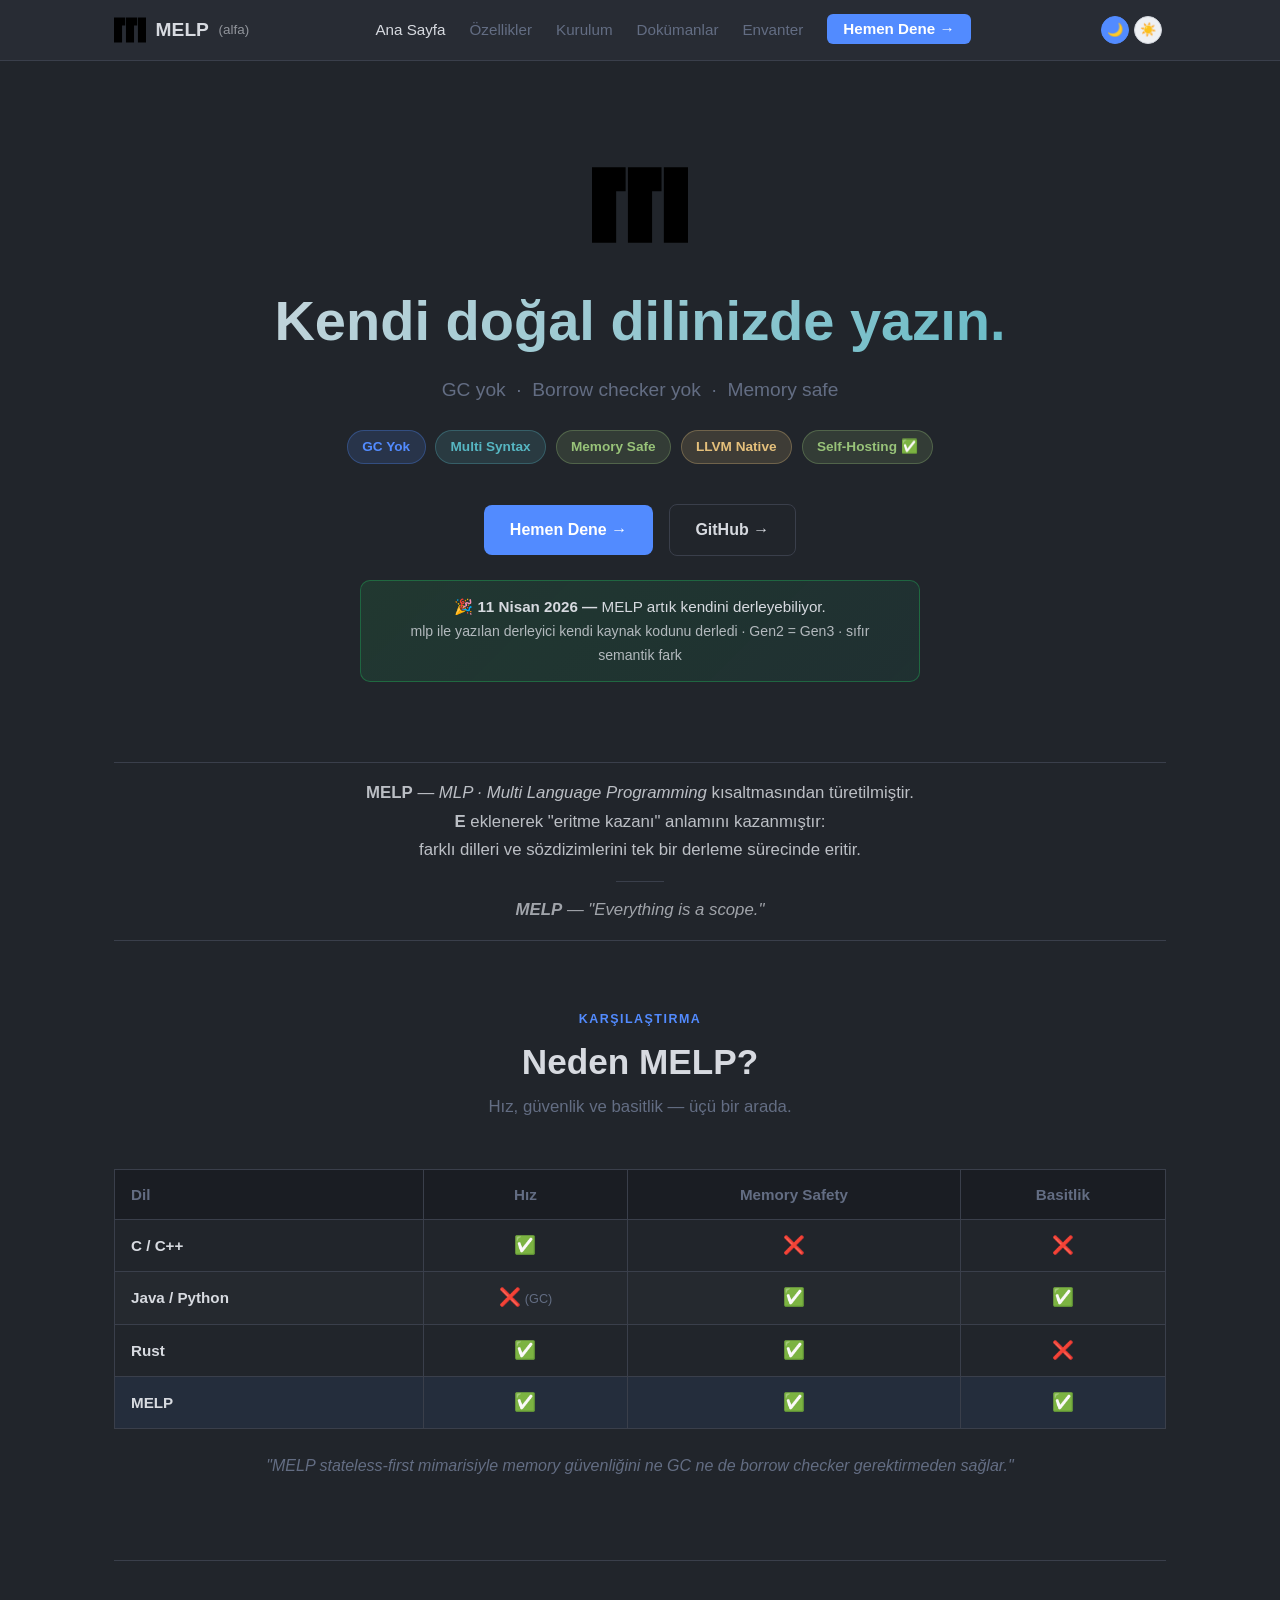
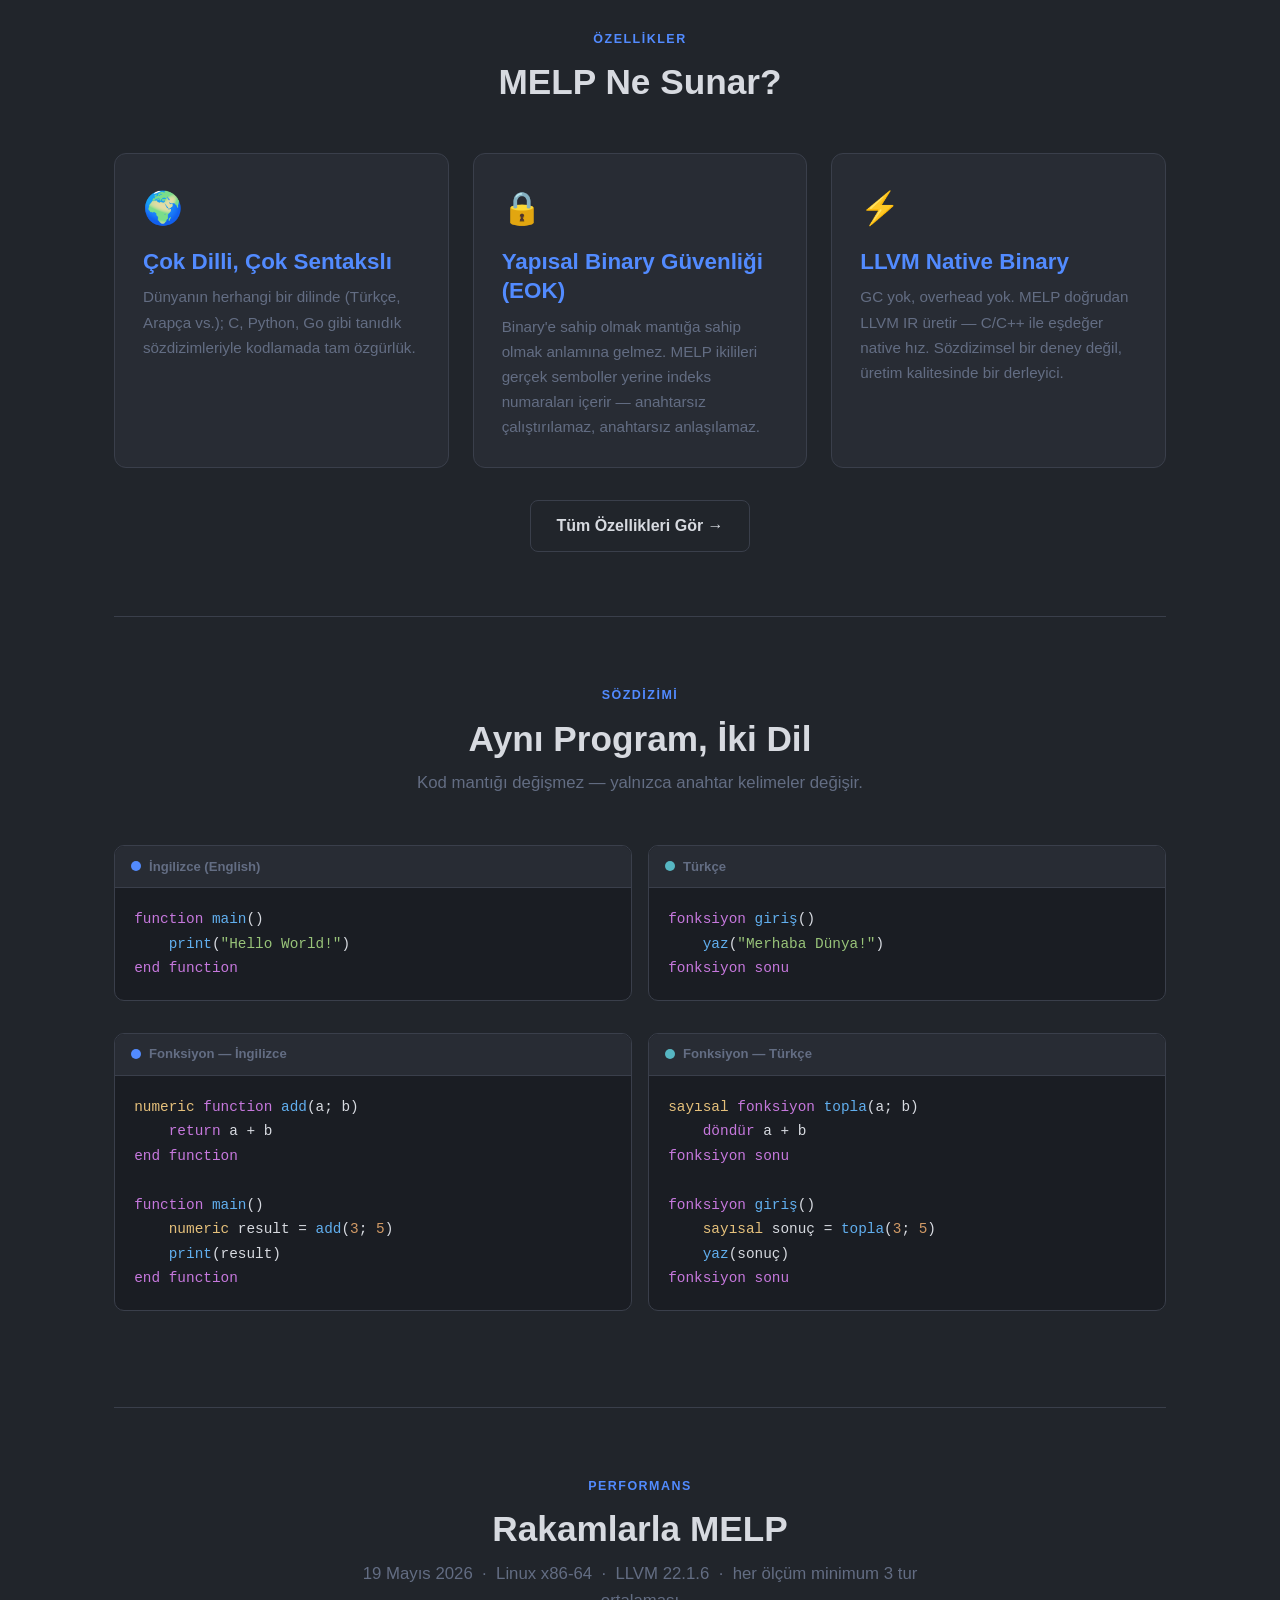
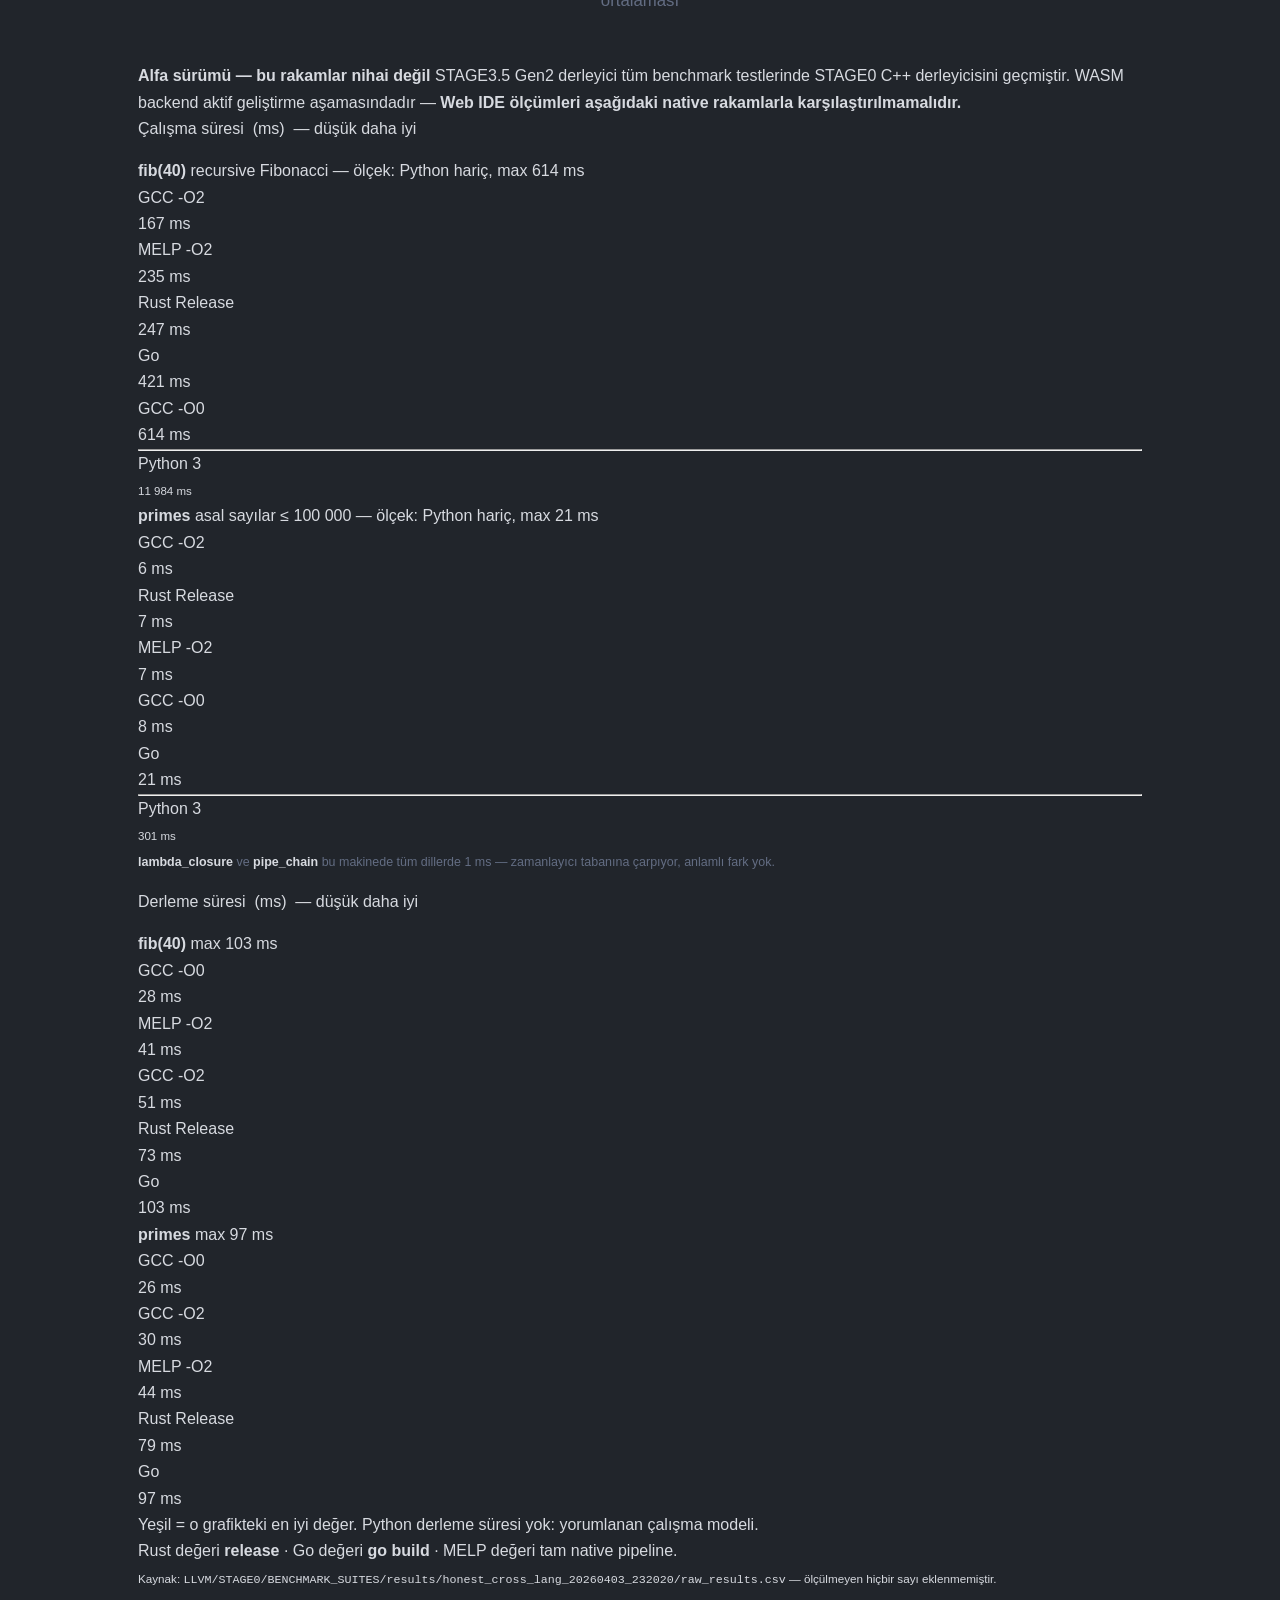
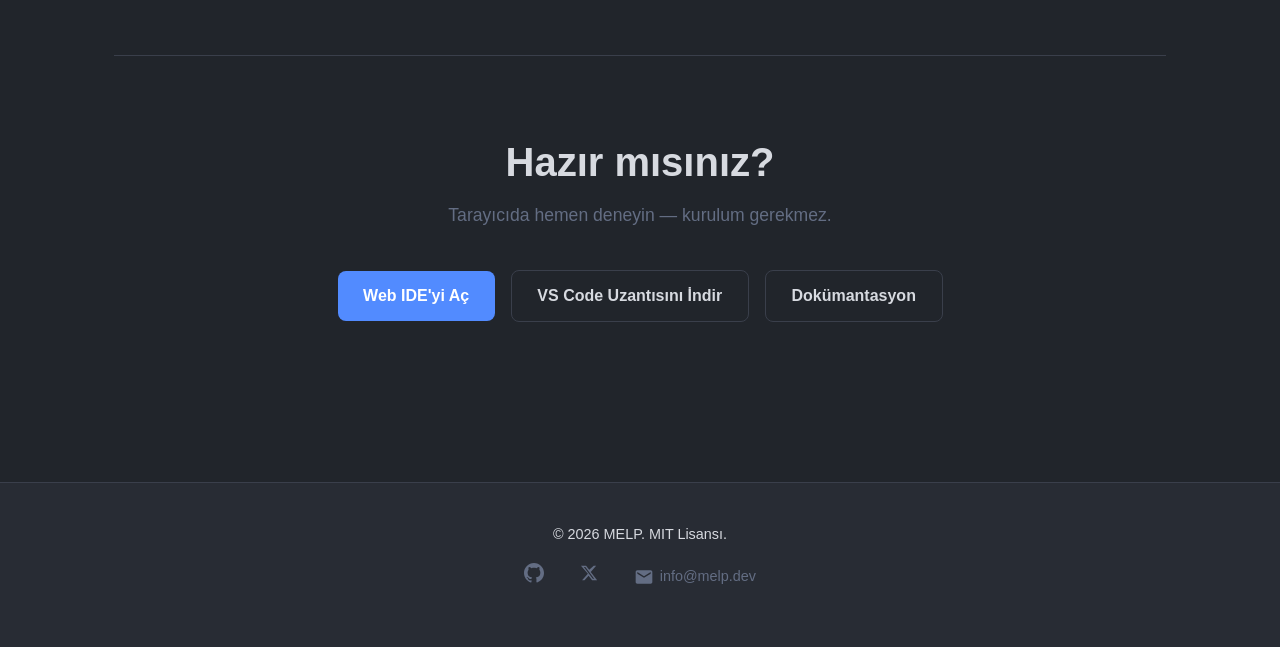
<file: index.html>
<!DOCTYPE html>
<html lang="tr">
<head>
  <meta charset="UTF-8">
  <meta name="viewport" content="width=device-width, initial-scale=1.0">
  <meta name="description" content="MELP — Kendi doğal dilinizde yazın. GC yok, borrow checker yok, memory safe (beta'da planlandı). LLVM native binary.">
  <title>MELP — Doğal Dil, Native Hız</title>
  <link rel="shortcut icon" type="image/x-icon" href="/assets/MELP_logo_1.ico">
  <link rel="icon" type="image/png" href="/assets/MELP_logo.png">
  <link rel="stylesheet" href="assets/style.css">
</head>
<body>

  <!-- ========== HEADER ========== -->
  <header>
    <nav>
      <a href="index.html" class="nav-logo">
        <img src="assets/MELP_logo.svg" alt="MELP Logo" width="32" height="32">
        MELP <span style="font-size:0.7em; font-weight:400; opacity:0.6;">(alfa)</span>
      </a>
      <ul class="nav-links" id="navLinks">
        <li><a href="index.html" class="active">Ana Sayfa</a></li>
        <li><a href="ozellikler.html">Özellikler</a></li>
        <li><a href="kurulum.html">Kurulum</a></li>
        <li><a href="docs.html">Dokümanlar</a></li>
        <li><a href="inventory.html">Envanter</a></li>
        <li><a href="./web-ide/" target="_blank" rel="noopener" class="btn-nav">Hemen Dene →</a></li>
      </ul>
      <div class="theme-toggle">
        <button class="theme-btn" data-theme="dark" title="Koyu tema" aria-label="Koyu tema">🌙</button>
        <button class="theme-btn" data-theme="light" title="Açık tema" aria-label="Açık tema">☀️</button>
      </div>
      <button class="nav-toggle" id="navToggle" aria-label="Menü">
        <span></span><span></span><span></span>
      </button>
    </nav>
  </header>

  <main>

    <!-- ========== HERO ========== -->
    <section class="hero">
      <div class="hero-logo">
        <img src="assets/MELP_logo.svg" alt="MELP Logo" width="96" height="96">
      </div>
      <h1>Kendi doğal dilinizde yazın.</h1>
      <p class="hero-subtitle">GC yok &nbsp;·&nbsp; Borrow checker yok &nbsp;·&nbsp; Memory safe</p>
      <div class="badge-row">
        <span class="badge badge-blue">GC Yok</span>
        <span class="badge badge-teal">Multi Syntax</span>
        <span class="badge badge-green">Memory Safe</span>
        <span class="badge badge-yellow">LLVM Native</span>
        <span class="badge badge-green" title="11 Nisan 2026 — Gen2=Gen3 differential test PASS">Self-Hosting ✅</span>
      </div>

      <div class="btn-group" style="justify-content:center;">
        <a href="./web-ide/" target="_blank" rel="noopener" class="btn btn-primary">Hemen Dene →</a>
        <a href="https://github.com/MELP-Lang/MELP" target="_blank" rel="noopener" class="btn btn-outline">GitHub →</a>
      </div>

      <!-- Selfhosting milestone banner -->
      <div style="margin-top:1.5rem;padding:0.85rem 1.25rem;background:linear-gradient(135deg,rgba(34,197,94,0.12),rgba(16,185,129,0.08));border:1px solid rgba(34,197,94,0.35);border-radius:10px;max-width:560px;margin-left:auto;margin-right:auto;text-align:center;">
        <p style="margin:0;font-size:0.95rem;line-height:1.6;">
          🎉 <strong>11 Nisan 2026 —</strong> MELP artık kendini derleyebiliyor.<br>
          <span style="opacity:0.8;font-size:0.88rem;">mlp ile yazılan derleyici kendi kaynak kodunu derledi · Gen2 = Gen3 · sıfır semantik fark</span>
        </p>
      </div>
    </section>

    <!-- ========== İSMİN HİKAYESİ ========== -->
    <section style="padding-top:1rem;padding-bottom:0;">
      <blockquote style="max-width:640px;margin:0 auto;text-align:center;border-left:none;padding:0;">
        <p style="font-size:1.05rem;line-height:1.7;opacity:0.85;">
          <strong>MELP</strong> — <em>MLP · Multi Language Programming</em> kısaltmasından türetilmiştir.<br>
          <strong>E</strong> eklenerek "eritme kazanı" anlamını kazanmıştır:<br>
          farklı dilleri ve sözdizimlerini tek bir derleme sürecinde eritir.
        </p>
        <hr style="border:none;border-top:1px solid var(--border);width:48px;margin:0.9rem auto;">
        <p style="font-size:1.05rem;margin-top:0.75rem;opacity:0.7;font-style:italic;">
          <strong>MELP</strong> — "Everything is a scope."
        </p>
      </blockquote>
    </section>

    <!-- ========== NEDEN MELP? ========== -->
    <section>
      <div class="section-header">
        <span class="section-label">Karşılaştırma</span>
        <h2>Neden MELP?</h2>
        <p>Hız, güvenlik ve basitlik — üçü bir arada.</p>
      </div>
      <div class="table-wrap">
        <table>
          <thead>
            <tr>
              <th>Dil</th>
              <th>Hız</th>
              <th>Memory Safety</th>
              <th>Basitlik</th>
            </tr>
          </thead>
          <tbody>
            <tr>
              <td>C / C++</td>
              <td><span class="check">✅</span></td>
              <td><span class="cross">❌</span></td>
              <td><span class="cross">❌</span></td>
            </tr>
            <tr>
              <td>Java / Python</td>
              <td><span class="cross">❌</span> <small style="color:var(--text-muted)">(GC)</small></td>
              <td><span class="check">✅</span></td>
              <td><span class="check">✅</span></td>
            </tr>
            <tr>
              <td>Rust</td>
              <td><span class="check">✅</span></td>
              <td><span class="check">✅</span></td>
              <td><span class="cross">❌</span></td>
            </tr>
            <tr class="highlight-row">
              <td>MELP</td>
              <td><span class="check">✅</span></td>
              <td><span class="check">✅</span></td>
              <td><span class="check">✅</span></td>
            </tr>
          </tbody>
        </table>
      </div>
      <p class="muted" style="text-align:center;margin-top:1rem;font-style:italic;">
        "MELP stateless-first mimarisiyle memory güvenliğini ne GC ne de borrow checker gerektirmeden sağlar."
      </p>
    </section>

    <!-- ========== 3 ÖZELLİK KARTI ========== -->
    <section>
      <div class="section-header">
        <span class="section-label">Özellikler</span>
        <h2>MELP Ne Sunar?</h2>
      </div>
      <div class="cards-grid">
        <div class="card">
          <div class="card-icon">🌍</div>
          <h3>Çok Dilli, Çok Sentakslı</h3>
          <p>
            Dünyanın herhangi bir dilinde (Türkçe, Arapça vs.); C, Python, Go gibi tanıdık sözdizimleriyle kodlamada tam özgürlük. 
          </p>
        </div>
        <div class="card">
          <div class="card-icon">🔒</div>
          <h3>Yapısal Binary Güvenliği (EOK)</h3>
          <p>
            Binary'e sahip olmak mantığa sahip olmak anlamına gelmez. MELP ikilileri
            gerçek semboller yerine indeks numaraları içerir — anahtarsız çalıştırılamaz,
            anahtarsız anlaşılamaz.
          </p>
        </div>
        <div class="card">
          <div class="card-icon">⚡</div>
          <h3>LLVM Native Binary</h3>
          <p>
            GC yok, overhead yok. MELP doğrudan LLVM IR üretir —
            C/C++ ile eşdeğer native hız. Sözdizimsel bir deney değil,
            üretim kalitesinde bir derleyici.
          </p>
        </div>
      </div>
      <div style="text-align:center;margin-top:1rem;">
        <a href="ozellikler.html" class="btn btn-outline">Tüm Özellikleri Gör →</a>
      </div>
    </section>

    <!-- ========== MERHABA DÜNYA ========== -->
    <section>
      <div class="section-header">
        <span class="section-label">Sözdizimi</span>
        <h2>Aynı Program, İki Dil</h2>
        <p>Kod mantığı değişmez — yalnızca anahtar kelimeler değişir.</p>
      </div>
      <div class="code-compare">
        <div class="code-panel">
          <div class="code-panel-header">
            <span class="lang-dot"></span>
            İngilizce (English)
          </div>
          <pre><code><span class="kw">function</span> <span class="fn">main</span>()
    <span class="fn">print</span>(<span class="str">"Hello World!"</span>)
<span class="kw">end function</span></code></pre>
        </div>
        <div class="code-panel">
          <div class="code-panel-header">
            <span class="lang-dot" style="background:var(--accent-alt)"></span>
            Türkçe
          </div>
          <pre><code><span class="kw">fonksiyon</span> <span class="fn">giriş</span>()
    <span class="fn">yaz</span>(<span class="str">"Merhaba Dünya!"</span>)
<span class="kw">fonksiyon sonu</span></code></pre>
        </div>
      </div>
      <div class="code-compare" style="margin-top:1rem;">
        <div class="code-panel">
          <div class="code-panel-header">
            <span class="lang-dot"></span>
            Fonksiyon — İngilizce
          </div>
          <pre><code><span class="typ">numeric</span> <span class="kw">function</span> <span class="fn">add</span>(a; b)
    <span class="kw">return</span> a + b
<span class="kw">end function</span>

<span class="kw">function</span> <span class="fn">main</span>()
    <span class="typ">numeric</span> result = <span class="fn">add</span>(<span class="num">3</span>; <span class="num">5</span>)
    <span class="fn">print</span>(result)
<span class="kw">end function</span></code></pre>
        </div>
        <div class="code-panel">
          <div class="code-panel-header">
            <span class="lang-dot" style="background:var(--accent-alt)"></span>
            Fonksiyon — Türkçe
          </div>
          <pre><code><span class="typ">sayısal</span> <span class="kw">fonksiyon</span> <span class="fn">topla</span>(a; b)
    <span class="kw">döndür</span> a + b
<span class="kw">fonksiyon sonu</span>

<span class="kw">fonksiyon</span> <span class="fn">giriş</span>()
    <span class="typ">sayısal</span> sonuç = <span class="fn">topla</span>(<span class="num">3</span>; <span class="num">5</span>)
    <span class="fn">yaz</span>(sonuç)
<span class="kw">fonksiyon sonu</span></code></pre>
        </div>
      </div>
    </section>

    <!-- ========== ALT CTA ========== -->
    <!-- ===== BENCHMARK ===== -->
    <section id="benchmark">
      <div class="bench-wrap" style="padding:0 1.5rem;">

        <div class="section-header">
          <span class="section-label">Performans</span>
          <h2>Rakamlarla MELP</h2>
          <p>19 Mayıs 2026 &nbsp;·&nbsp; Linux x86-64 &nbsp;·&nbsp; LLVM 22.1.6 &nbsp;·&nbsp; her ölçüm minimum 3 tur ortalaması</p>
        </div>

        <!-- Uyarı: alfa -->
        <div class="bench-note">
          <b>Alfa sürümü — bu rakamlar nihai değil</b>
          STAGE3.5 Gen2 derleyici tüm benchmark testlerinde STAGE0 C++ derleyicisini geçmiştir.
          WASM backend aktif geliştirme aşamasındadır — <strong>Web IDE ölçümleri aşağıdaki native rakamlarla karşılaştırılmamalıdır.</strong>
        </div>

        <!-- ─── Çalışma Süresi ─────────────────────── -->
        <div class="bench-group">
          <p class="bench-group-title">Çalışma süresi &nbsp;(ms) &nbsp;— düşük daha iyi</p>

          <!-- fib(40) -->
          <div class="bench-card">
            <div class="bench-card-title">
              <strong>fib(40)</strong>
              <span>recursive Fibonacci — ölçek: Python hariç, max 614 ms</span>
            </div>
            <div class="bench-row">
              <span class="bench-label">GCC -O2</span>
              <div class="bench-track"><div class="bench-bar is-best" style="width:27%"></div></div>
              <span class="bench-val is-best">167 ms</span>
            </div>
            <div class="bench-row">
              <span class="bench-label is-melp">MELP -O2</span>
              <div class="bench-track"><div class="bench-bar is-melp" style="width:38%"></div></div>
              <span class="bench-val is-melp">235 ms</span>
            </div>
            <div class="bench-row">
              <span class="bench-label">Rust Release</span>
              <div class="bench-track"><div class="bench-bar" style="width:40%"></div></div>
              <span class="bench-val">247 ms</span>
            </div>
            <div class="bench-row">
              <span class="bench-label">Go</span>
              <div class="bench-track"><div class="bench-bar" style="width:69%"></div></div>
              <span class="bench-val">421 ms</span>
            </div>
            <div class="bench-row">
              <span class="bench-label">GCC -O0</span>
              <div class="bench-track"><div class="bench-bar" style="width:100%"></div></div>
              <span class="bench-val">614 ms</span>
            </div>
            <hr class="bench-divider">
            <div class="bench-row">
              <span class="bench-label">Python 3</span>
              <div class="bench-track"><div class="bench-bar" style="width:100%;opacity:0.35"></div></div>
              <span class="bench-val" style="font-size:0.72rem;">11 984 ms</span>
            </div>
          </div>

          <!-- primes -->
          <div class="bench-card">
            <div class="bench-card-title">
              <strong>primes</strong>
              <span>asal sayılar ≤ 100 000 — ölçek: Python hariç, max 21 ms</span>
            </div>
            <div class="bench-row">
              <span class="bench-label">GCC -O2</span>
              <div class="bench-track"><div class="bench-bar is-best" style="width:29%"></div></div>
              <span class="bench-val is-best">6 ms</span>
            </div>
            <div class="bench-row">
              <span class="bench-label">Rust Release</span>
              <div class="bench-track"><div class="bench-bar" style="width:33%"></div></div>
              <span class="bench-val">7 ms</span>
            </div>
            <div class="bench-row">
              <span class="bench-label is-melp">MELP -O2</span>
              <div class="bench-track"><div class="bench-bar is-melp" style="width:33%"></div></div>
              <span class="bench-val is-melp">7 ms</span>
            </div>
            <div class="bench-row">
              <span class="bench-label">GCC -O0</span>
              <div class="bench-track"><div class="bench-bar" style="width:38%"></div></div>
              <span class="bench-val">8 ms</span>
            </div>
            <div class="bench-row">
              <span class="bench-label">Go</span>
              <div class="bench-track"><div class="bench-bar" style="width:100%"></div></div>
              <span class="bench-val">21 ms</span>
            </div>
            <hr class="bench-divider">
            <div class="bench-row">
              <span class="bench-label">Python 3</span>
              <div class="bench-track"><div class="bench-bar" style="width:100%;opacity:0.35"></div></div>
              <span class="bench-val" style="font-size:0.72rem;">301 ms</span>
            </div>
          </div>

          <p style="font-size:0.78rem;color:var(--text-muted);margin-top:0.25rem;">
            <strong style="color:var(--text-primary);">lambda_closure</strong> ve
            <strong style="color:var(--text-primary);">pipe_chain</strong>
            bu makinede tüm dillerde 1 ms — zamanlayıcı tabanına çarpıyor, anlamlı fark yok.
          </p>
        </div>

        <!-- ─── Derleme Süresi ─────────────────────── -->
        <div class="bench-group">
          <p class="bench-group-title">Derleme süresi &nbsp;(ms) &nbsp;— düşük daha iyi</p>

          <!-- fib(40) -->
          <div class="bench-card">
            <div class="bench-card-title">
              <strong>fib(40)</strong>
              <span>max 103 ms</span>
            </div>
            <div class="bench-row">
              <span class="bench-label">GCC -O0</span>
              <div class="bench-track"><div class="bench-bar is-best" style="width:27%"></div></div>
              <span class="bench-val is-best">28 ms</span>
            </div>
            <div class="bench-row">
              <span class="bench-label is-melp">MELP -O2</span>
              <div class="bench-track"><div class="bench-bar is-melp" style="width:40%"></div></div>
              <span class="bench-val is-melp">41 ms</span>
            </div>
            <div class="bench-row">
              <span class="bench-label">GCC -O2</span>
              <div class="bench-track"><div class="bench-bar" style="width:50%"></div></div>
              <span class="bench-val">51 ms</span>
            </div>
            <div class="bench-row">
              <span class="bench-label">Rust Release</span>
              <div class="bench-track"><div class="bench-bar" style="width:71%"></div></div>
              <span class="bench-val">73 ms</span>
            </div>
            <div class="bench-row">
              <span class="bench-label">Go</span>
              <div class="bench-track"><div class="bench-bar" style="width:100%"></div></div>
              <span class="bench-val">103 ms</span>
            </div>
          </div>

          <!-- primes -->
          <div class="bench-card">
            <div class="bench-card-title">
              <strong>primes</strong>
              <span>max 97 ms</span>
            </div>
            <div class="bench-row">
              <span class="bench-label">GCC -O0</span>
              <div class="bench-track"><div class="bench-bar is-best" style="width:27%"></div></div>
              <span class="bench-val is-best">26 ms</span>
            </div>
            <div class="bench-row">
              <span class="bench-label">GCC -O2</span>
              <div class="bench-track"><div class="bench-bar" style="width:31%"></div></div>
              <span class="bench-val">30 ms</span>
            </div>
            <div class="bench-row">
              <span class="bench-label is-melp">MELP -O2</span>
              <div class="bench-track"><div class="bench-bar is-melp" style="width:45%"></div></div>
              <span class="bench-val is-melp">44 ms</span>
            </div>
            <div class="bench-row">
              <span class="bench-label">Rust Release</span>
              <div class="bench-track"><div class="bench-bar" style="width:81%"></div></div>
              <span class="bench-val">79 ms</span>
            </div>
            <div class="bench-row">
              <span class="bench-label">Go</span>
              <div class="bench-track"><div class="bench-bar" style="width:100%"></div></div>
              <span class="bench-val">97 ms</span>
            </div>
          </div>
        </div>

        <!-- Dipnot -->
        <div class="bench-footer">
          <span>Yeşil = o grafikteki en iyi değer. Python derleme süresi yok: yorumlanan çalışma modeli.</span><br>
          <span>Rust değeri <strong>release</strong> · Go değeri <strong>go build</strong> · MELP değeri tam native pipeline.</span><br>
          <span style="font-size:0.73rem;">Kaynak: <code>LLVM/STAGE0/BENCHMARK_SUITES/results/honest_cross_lang_20260403_232020/raw_results.csv</code> — ölçülmeyen hiçbir sayı eklenmemiştir.</span>
        </div>

      </div>
    </section>

    <section class="cta-section">
      <h2>Hazır mısınız?</h2>
      <p>Tarayıcıda hemen deneyin — kurulum gerekmez.</p>
      <div class="btn-group" style="justify-content:center;">
        <a href="./web-ide/" target="_blank" rel="noopener" class="btn btn-primary">Web IDE'yi Aç</a>
        <a href="kurulum.html" class="btn btn-outline">VS Code Uzantısını İndir</a>
        <a href="docs.html" class="btn btn-outline">Dokümantasyon</a>
      </div>
    </section>

  </main>

  <!-- ========== FOOTER ========== -->
  <footer>
    <p>© 2026 MELP. MIT Lisansı.</p>
    <p style="margin-top:0.5rem;display:flex;justify-content:center;align-items:center;gap:1.25rem;">
      <a href="https://github.com/MELP-Lang/MELP" target="_blank" rel="noopener" title="GitHub">
        <svg width="20" height="20" viewBox="0 0 24 24" fill="currentColor" aria-label="GitHub"><path d="M12 0C5.37 0 0 5.37 0 12c0 5.3 3.438 9.8 8.205 11.385.6.113.82-.258.82-.577 0-.285-.01-1.04-.015-2.04-3.338.724-4.042-1.61-4.042-1.61-.546-1.385-1.335-1.755-1.335-1.755-1.087-.744.084-.729.084-.729 1.205.084 1.838 1.236 1.838 1.236 1.07 1.835 2.807 1.305 3.492.998.108-.776.417-1.305.76-1.605-2.665-.3-5.466-1.332-5.466-5.93 0-1.31.465-2.38 1.235-3.22-.135-.303-.54-1.523.105-3.176 0 0 1.005-.322 3.3 1.23.96-.267 1.98-.399 3-.405 1.02.006 2.04.138 3 .405 2.28-1.552 3.285-1.23 3.285-1.23.645 1.653.24 2.873.12 3.176.765.84 1.23 1.91 1.23 3.22 0 4.61-2.805 5.625-5.475 5.92.42.36.81 1.096.81 2.22 0 1.605-.015 2.896-.015 3.286 0 .315.21.69.825.57C20.565 21.795 24 17.295 24 12c0-6.63-5.37-12-12-12z"/></svg>
      </a>
      <a href="https://x.com/Acar_Kodlama" target="_blank" rel="noopener" title="X">
        <svg width="18" height="18" viewBox="0 0 24 24" fill="currentColor" aria-label="X"><path d="M18.244 2.25h3.308l-7.227 8.26 8.502 11.24H16.17l-4.714-6.231-5.401 6.231H2.744l7.737-8.835L1.254 2.25H8.08l4.213 5.567 5.951-5.567zm-1.161 17.52h1.833L7.084 4.126H5.117z"/></svg>
      </a>
      <a id="footer-email" href="#" style="display:inline-flex;align-items:center;gap:0.35rem;">
        <svg width="20" height="20" viewBox="0 0 24 24" fill="currentColor" aria-hidden="true"><path d="M20 4H4c-1.1 0-2 .9-2 2v12c0 1.1.9 2 2 2h16c1.1 0 2-.9 2-2V6c0-1.1-.9-2-2-2zm0 4-8 5-8-5V6l8 5 8-5v2z"/></svg>
        <span id="footer-email-text"></span>
      </a>
      <script>(function(){var u='info',d='melp.dev',a=document.getElementById('footer-email');a.href='mailto:'+u+'@'+d;document.getElementById('footer-email-text').textContent=u+'@'+d;})();</script>
    </p>
  </footer>

  <script>
    // Mobile nav toggle
    const toggle = document.getElementById('navToggle');
    const links  = document.getElementById('navLinks');
    toggle.addEventListener('click', () => links.classList.toggle('open'));

    // Theme toggle
    (function() {
      const root  = document.documentElement;
      const saved = localStorage.getItem('melp-theme') || 'dark';
      root.setAttribute('data-theme', saved);
      function sync(t) {
        document.querySelectorAll('.theme-btn').forEach(b =>
          b.classList.toggle('active', b.dataset.theme === t));
      }
      sync(saved);
      document.querySelectorAll('.theme-btn').forEach(btn =>
        btn.addEventListener('click', () => {
          const t = btn.dataset.theme;
          root.setAttribute('data-theme', t);
          localStorage.setItem('melp-theme', t);
          sync(t);
        })
      );
    })();
  </script>

</body>
</html>
</file>
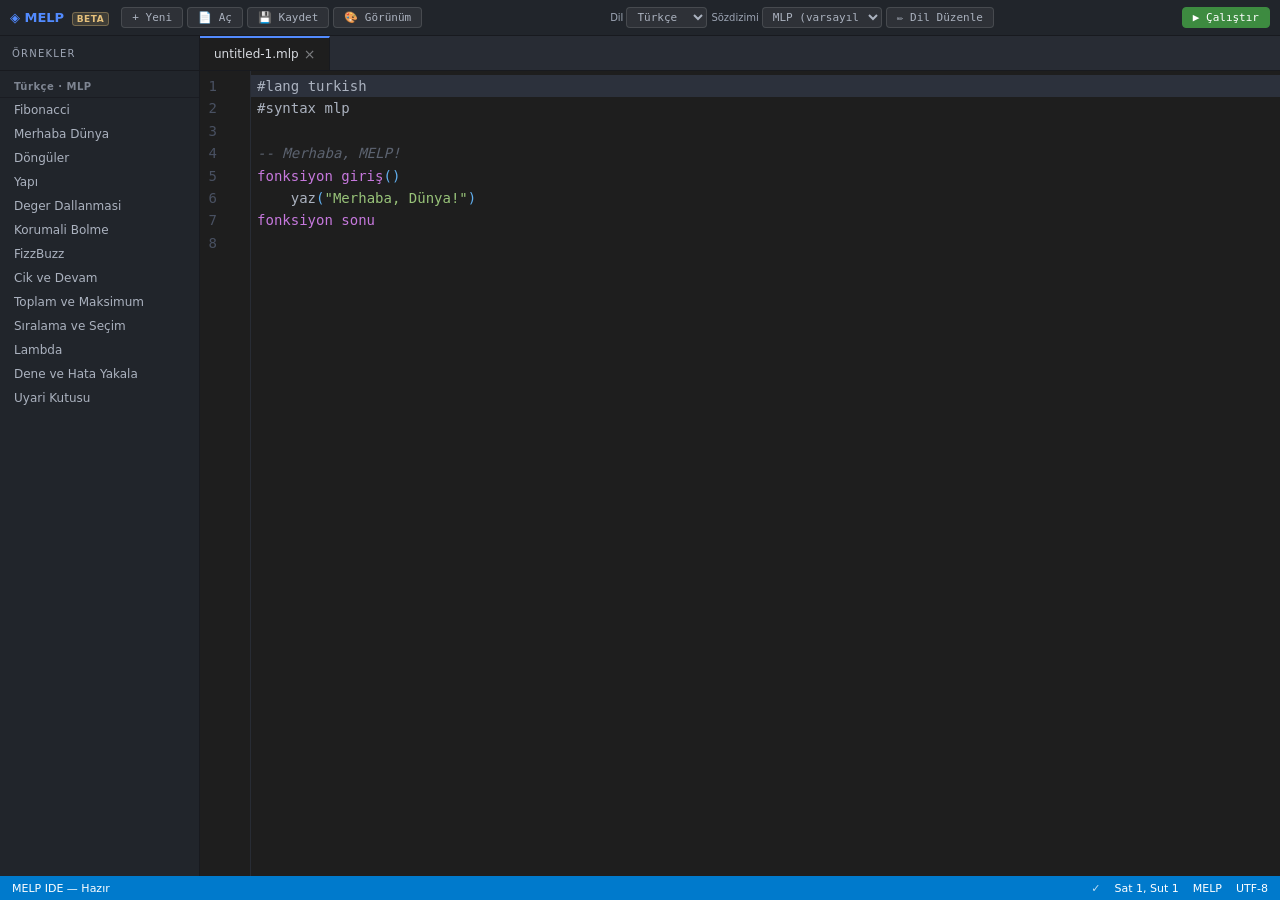
<file: web-ide/index.html>
<!DOCTYPE html>
<html lang="tr">
<head>
  <meta charset="UTF-8">
  <meta name="viewport" content="width=device-width, initial-scale=1.0">
  <meta name="description" content="MELP programlama dili için tarayıcı tabanlı IDE. Kurulum gerektirmez — doğrudan kodlamaya başlayın.">
  <title>MELP IDE — Online Editör</title>
  <script src="editor.bundle.js" defer></script>

  <!-- ── WASM modu: tarayıcı içi derleme ──────────────────────────────── -->
  <script src="wasm/melp_compiler.js" onerror="console.warn('WASM yüklenemedi')"></script>

  <style>
    :root {
      --bg:             #1e1e1e;
      --fg:             #abb2bf;
      --titlebar-bg:    #21252b;
      --sidebar-bg:     #21252b;
      --sidebar-fg:     #abb2bf;
      --sidebar-hdr-fg: #9da5b4;
      --tabs-bg:        #282c34;
      --tab-fg:         #636d83;
      --tab-active-bg:  #1e1e1e;
      --tab-active-fg:  #d7dae0;
      --statusbar-bg:   #007acc;
      --statusbar-fg:   #fff;
      --hover-bg:       #2c313c;
      --border:         #181a1f;
      --accent:         #528bff;
      --modified:       #e5c07b;
      --output-bg:      #151718;
      --btn-bg:         rgba(255,255,255,0.06);
      --btn-border:     rgba(255,255,255,0.12);
      --btn-hover:      rgba(255,255,255,0.12);
    }
    body.light {
      --bg:             #ffffff;
      --fg:             #383a42;
      --titlebar-bg:    #eaebeb;
      --sidebar-bg:     #f0f0f0;
      --sidebar-fg:     #383a42;
      --sidebar-hdr-fg: #696c77;
      --tabs-bg:        #e5e5e5;
      --tab-fg:         #696c77;
      --tab-active-bg:  #ffffff;
      --tab-active-fg:  #383a42;
      --statusbar-bg:   #007acc;
      --statusbar-fg:   #fff;
      --output-bg:      #f8f8f8;
      --hover-bg:       #e8e8e8;
      --border:         #ddd;
      --btn-bg:         rgba(0,0,0,0.06);
      --btn-border:     rgba(0,0,0,0.15);
      --btn-hover:      rgba(0,0,0,0.1);
    }
    body.dracula {
      --bg:             #282a36;
      --fg:             #f8f8f2;
      --titlebar-bg:    #21222c;
      --sidebar-bg:     #21222c;
      --sidebar-fg:     #f8f8f2;
      --sidebar-hdr-fg: #6272a4;
      --tabs-bg:        #21222c;
      --tab-fg:         #6272a4;
      --tab-active-bg:  #282a36;
      --tab-active-fg:  #f8f8f2;
      --statusbar-bg:   #6272a4;
      --statusbar-fg:   #f8f8f2;
      --hover-bg:       #44475a;
      --border:         #191a21;
      --accent:         #bd93f9;
      --modified:       #ffb86c;
      --output-bg:      #191a21;
      --btn-bg:         rgba(255,255,255,0.06);
      --btn-border:     rgba(255,255,255,0.12);
      --btn-hover:      rgba(255,255,255,0.12);
    }
    body.monokai {
      --bg:             #272822;
      --fg:             #f8f8f2;
      --titlebar-bg:    #1e1f1c;
      --sidebar-bg:     #1e1f1c;
      --sidebar-fg:     #f8f8f2;
      --sidebar-hdr-fg: #75715e;
      --tabs-bg:        #1e1f1c;
      --tab-fg:         #75715e;
      --tab-active-bg:  #272822;
      --tab-active-fg:  #f8f8f2;
      --statusbar-bg:   #75715e;
      --statusbar-fg:   #f8f8f2;
      --hover-bg:       #3e3d32;
      --border:         #1a1b17;
      --accent:         #f92672;
      --modified:       #e6db74;
      --output-bg:      #1a1b17;
      --btn-bg:         rgba(255,255,255,0.06);
      --btn-border:     rgba(255,255,255,0.12);
      --btn-hover:      rgba(255,255,255,0.12);
    }
    body.nord {
      --bg:             #2e3440;
      --fg:             #d8dee9;
      --titlebar-bg:    #242933;
      --sidebar-bg:     #242933;
      --sidebar-fg:     #d8dee9;
      --sidebar-hdr-fg: #4c566a;
      --tabs-bg:        #242933;
      --tab-fg:         #4c566a;
      --tab-active-bg:  #2e3440;
      --tab-active-fg:  #eceff4;
      --statusbar-bg:   #5e81ac;
      --statusbar-fg:   #eceff4;
      --hover-bg:       #3b4252;
      --border:         #1c2028;
      --accent:         #88c0d0;
      --modified:       #ebcb8b;
      --output-bg:      #1c2028;
      --btn-bg:         rgba(255,255,255,0.06);
      --btn-border:     rgba(255,255,255,0.12);
      --btn-hover:      rgba(255,255,255,0.12);
    }
    body.solarized {
      --bg:             #002b36;
      --fg:             #839496;
      --titlebar-bg:    #073642;
      --sidebar-bg:     #073642;
      --sidebar-fg:     #93a1a1;
      --sidebar-hdr-fg: #657b83;
      --tabs-bg:        #073642;
      --tab-fg:         #657b83;
      --tab-active-bg:  #002b36;
      --tab-active-fg:  #93a1a1;
      --statusbar-bg:   #268bd2;
      --statusbar-fg:   #fdf6e3;
      --hover-bg:       #0d4a5a;
      --border:         #00212b;
      --accent:         #268bd2;
      --modified:       #b58900;
      --output-bg:      #001e26;
      --btn-bg:         rgba(255,255,255,0.06);
      --btn-border:     rgba(255,255,255,0.14);
      --btn-hover:      rgba(255,255,255,0.1);
    }
    body.pink {
      --bg:             #fff0f5;
      --fg:             #4a2040;
      --titlebar-bg:    #fce4ec;
      --sidebar-bg:     #fce4ec;
      --sidebar-fg:     #4a2040;
      --sidebar-hdr-fg: #ad1464;
      --tabs-bg:        #fce4ec;
      --tab-fg:         #ad1464;
      --tab-active-bg:  #fff0f5;
      --tab-active-fg:  #4a2040;
      --statusbar-bg:   #e91e8c;
      --statusbar-fg:   #fff;
      --hover-bg:       #f8bbd0;
      --border:         #f48fb1;
      --accent:         #c2185b;
      --modified:       #ff6f00;
      --output-bg:      #fbe9f1;
      --btn-bg:         rgba(195,24,91,0.08);
      --btn-border:     rgba(195,24,91,0.2);
      --btn-hover:      rgba(195,24,91,0.15);
    }
    body.blue-kids {
      --bg:             #e8f4fd;
      --fg:             #1a3a5c;
      --titlebar-bg:    #bbdefb;
      --sidebar-bg:     #bbdefb;
      --sidebar-fg:     #1a3a5c;
      --sidebar-hdr-fg: #1565c0;
      --tabs-bg:        #bbdefb;
      --tab-fg:         #1565c0;
      --tab-active-bg:  #e8f4fd;
      --tab-active-fg:  #1a3a5c;
      --statusbar-bg:   #1565c0;
      --statusbar-fg:   #fff;
      --hover-bg:       #90caf9;
      --border:         #64b5f6;
      --accent:         #0277bd;
      --modified:       #f57c00;
      --output-bg:      #dceefa;
      --btn-bg:         rgba(2,119,189,0.08);
      --btn-border:     rgba(2,119,189,0.2);
      --btn-hover:      rgba(2,119,189,0.15);
    }
    body.purple {
      --bg:             #1a0a2e;
      --fg:             #e1d5f7;
      --titlebar-bg:    #2d1b4e;
      --sidebar-bg:     #2d1b4e;
      --sidebar-fg:     #e1d5f7;
      --sidebar-hdr-fg: #ce93d8;
      --tabs-bg:        #2d1b4e;
      --tab-fg:         #ce93d8;
      --tab-active-bg:  #1a0a2e;
      --tab-active-fg:  #e1d5f7;
      --statusbar-bg:   #7b1fa2;
      --statusbar-fg:   #fff;
      --hover-bg:       #3d2060;
      --border:         #7b2fbe;
      --accent:         #9c27b0;
      --modified:       #ffab40;
      --output-bg:      #220d38;
      --btn-bg:         rgba(156,39,176,0.1);
      --btn-border:     rgba(156,39,176,0.25);
      --btn-hover:      rgba(156,39,176,0.18);
    }
    body.magenta {
      --bg:             #1a0014;
      --fg:             #f5d0ff;
      --titlebar-bg:    #2e0028;
      --sidebar-bg:     #2e0028;
      --sidebar-fg:     #f5d0ff;
      --sidebar-hdr-fg: #ea80fc;
      --tabs-bg:        #2e0028;
      --tab-fg:         #ea80fc;
      --tab-active-bg:  #1a0014;
      --tab-active-fg:  #f5d0ff;
      --statusbar-bg:   #aa00ff;
      --statusbar-fg:   #fff;
      --hover-bg:       #3d0040;
      --border:         #bf00ff;
      --accent:         #e040fb;
      --modified:       #ffcc02;
      --output-bg:      #200018;
      --btn-bg:         rgba(224,64,251,0.1);
      --btn-border:     rgba(224,64,251,0.25);
      --btn-hover:      rgba(224,64,251,0.18);
    }
    body.fuchsia {
      --bg:             #0f001a;
      --fg:             #ffd6ec;
      --titlebar-bg:    #220030;
      --sidebar-bg:     #220030;
      --sidebar-fg:     #ffd6ec;
      --sidebar-hdr-fg: #ff80ab;
      --tabs-bg:        #220030;
      --tab-fg:         #ff80ab;
      --tab-active-bg:  #0f001a;
      --tab-active-fg:  #ffd6ec;
      --statusbar-bg:   #c51162;
      --statusbar-fg:   #fff;
      --hover-bg:       #2e0040;
      --border:         #f50057;
      --accent:         #f50057;
      --modified:       #ffab40;
      --output-bg:      #140020;
      --btn-bg:         rgba(245,0,87,0.1);
      --btn-border:     rgba(245,0,87,0.25);
      --btn-hover:      rgba(245,0,87,0.18);
    }
    body.cyan {
      --bg:             #001a1a;
      --fg:             #b2f0f0;
      --titlebar-bg:    #002b2b;
      --sidebar-bg:     #002b2b;
      --sidebar-fg:     #b2f0f0;
      --sidebar-hdr-fg: #4dd0e1;
      --tabs-bg:        #002b2b;
      --tab-fg:         #4dd0e1;
      --tab-active-bg:  #001a1a;
      --tab-active-fg:  #b2f0f0;
      --statusbar-bg:   #00838f;
      --statusbar-fg:   #fff;
      --hover-bg:       #003838;
      --border:         #00bcd4;
      --accent:         #00bcd4;
      --modified:       #ffd740;
      --output-bg:      #002020;
      --btn-bg:         rgba(0,188,212,0.1);
      --btn-border:     rgba(0,188,212,0.25);
      --btn-hover:      rgba(0,188,212,0.18);
    }
    * { box-sizing: border-box; margin: 0; padding: 0; }
    body {
      display: flex; flex-direction: column; height: 100vh;
      background: var(--bg); color: var(--fg);
      font-family: 'Segoe UI', system-ui, sans-serif; font-size: 13px;
      overflow: hidden;
    }

    /* ── Titlebar ───────────────────────────────────────────────────────── */
    #titlebar {
      height: 36px; background: var(--titlebar-bg);
      display: flex; align-items: center; padding: 0 10px; gap: 4px;
      user-select: none; border-bottom: 1px solid var(--border); flex-shrink: 0;
    }
    #titlebar .tb-logo { font-weight: bold; font-size: 13px; color: #528bff; margin-right: 8px; text-decoration: none; }
    #titlebar .tb-logo .beta-badge { font-size: 9px; font-weight: 700; text-transform: uppercase; letter-spacing: .06em; color: #e5c07b; background: rgba(229,192,123,.15); border: 1px solid rgba(229,192,123,.35); border-radius: 3px; padding: 1px 4px; vertical-align: middle; margin-left: 3px; }
    .tb-btn {
      background: var(--btn-bg); border: 1px solid var(--btn-border);
      color: var(--fg); padding: 3px 10px; border-radius: 4px;
      cursor: pointer; font-size: 11px; font-family: monospace;
    }
    .tb-btn:hover { background: var(--btn-hover); }
    .tb-btn.primary { background: #007acc; color: #fff; border-color: #007acc; }
    .tb-btn.primary:hover { background: #0069ab; }
    .tb-btn.run     { background: #3d8b40; color: #fff; border-color: #3d8b40; }
    .tb-btn.run:hover { background: #2e7d32; }
    .tb-btn.stop    { background: #b71c1c; color: #fff; border-color: #b71c1c; display: none; }
    .tb-btn.stop:hover { background: #7f0000; }
    .tb-btn:disabled { opacity: 0.45; cursor: not-allowed; }
    .tb-sep { flex: 1; }
    /* ── Dil/Sözdizimi seçicileri ──────────────────────────────────────── */
    .tb-select-group { display: flex; align-items: center; gap: 3px; }
    .tb-select-label { font-size: 10px; color: var(--sidebar-hdr-fg); white-space: nowrap; }
    .tb-select {
      background: var(--btn-bg); border: 1px solid var(--btn-border);
      color: var(--fg); padding: 2px 6px; border-radius: 4px;
      font-size: 11px; font-family: monospace; cursor: pointer;
      max-width: 120px;
    }
    .tb-select:focus { outline: 1px solid var(--accent); }
    .tb-select option { background: #21252b; color: #abb2bf; }

    /* ── Ana içerik ─────────────────────────────────────────────────────── */
    #workspace { display: flex; flex: 1; overflow: hidden; }

    /* ── Sidebar (Örnekler) ─────────────────────────────────────────────── */
    #sidebar {
      width: 200px; min-width: 120px; max-width: 320px;
      background: var(--sidebar-bg); border-right: 1px solid var(--border);
      display: flex; flex-direction: column; overflow: hidden; flex-shrink: 0;
    }
    #sidebar-header {
      height: 35px; box-sizing: border-box;
      display: flex; align-items: center; padding: 0 12px;
      font-size: 10px; text-transform: uppercase;
      letter-spacing: 1.2px; color: var(--sidebar-hdr-fg);
      border-bottom: 1px solid var(--border); flex-shrink: 0;
    }
    #examples-list { flex: 1; overflow-y: auto; padding: 4px 0; }
    #examples-lang-header {
      padding: 6px 14px 5px;
      font-size: 10px; font-weight: 600; letter-spacing: 0.5px;
      color: var(--sidebar-hdr-fg); opacity: 0.75;
      border-bottom: 1px solid var(--border);
    }
    .tree-file {
      padding: 5px 14px; cursor: pointer; color: var(--sidebar-fg);
      font-size: 12px; display: flex; align-items: center;
      justify-content: space-between; gap: 4px;
    }
    .tree-file > span:first-child {
      overflow: hidden; text-overflow: ellipsis; white-space: nowrap; flex: 1;
    }
    .tree-file:hover { background: var(--hover-bg); }
    .example-badge {
      font-size: 9px; font-family: monospace; opacity: 0.5;
      flex-shrink: 0; letter-spacing: 0.3px; white-space: nowrap;
    }

    /* ── Modal ──────────────────────────────────────────────────────────── */
    .modal-overlay {
      position: fixed; inset: 0; background: rgba(0,0,0,0.55);
      display: flex; align-items: center; justify-content: center; z-index: 1000;
    }
    .modal-overlay.hidden { display: none; }
    .modal-box {
      background: var(--bg); color: var(--fg); border: 1px solid var(--border);
      border-radius: 8px; width: min(520px, 92vw); max-height: 80vh;
      display: flex; flex-direction: column; box-shadow: 0 8px 32px rgba(0,0,0,0.4);
    }
    .modal-header {
      display: flex; align-items: center; justify-content: space-between;
      padding: 12px 16px; border-bottom: 1px solid var(--border);
      font-size: 13px; font-weight: 600;
    }
    .modal-close {
      background: transparent; border: none; color: var(--fg); cursor: pointer;
      font-size: 18px; line-height: 1; opacity: 0.6; padding: 0 4px;
    }
    .modal-close:hover { opacity: 1; }
    .modal-body { padding: 14px 16px; overflow-y: auto; flex: 1; }
    .modal-hint { font-size: 11px; opacity: 0.7; margin: 0 0 10px; line-height: 1.5; }
    .modal-hint code { background: var(--btn-bg); padding: 1px 4px; border-radius: 3px; font-size: 11px; }
    .modal-textarea {
      width: 100%; box-sizing: border-box; height: 300px; resize: vertical;
      background: var(--btn-bg); color: var(--fg); border: 1px solid var(--border);
      border-radius: 4px; font-family: 'JetBrains Mono', monospace; font-size: 12px;
      padding: 8px; outline: none; line-height: 1.6;
    }
    .modal-textarea:focus { border-color: var(--accent); }
    .modal-footer {
      padding: 10px 16px; border-top: 1px solid var(--border);
      display: flex; gap: 8px; justify-content: flex-end;
    }

    /* ── Editör alanı ───────────────────────────────────────────────────── */
    #main { flex: 1; display: flex; flex-direction: column; overflow: hidden; }

    /* ── Sekmeler ───────────────────────────────────────────────────────── */
    #tabs {
      height: 35px; background: var(--tabs-bg);
      display: flex; align-items: stretch; overflow-x: auto; flex-shrink: 0;
      border-bottom: 1px solid var(--border);
    }
    .tab {
      padding: 0 14px; font-size: 12px; cursor: pointer;
      border-right: 1px solid var(--border); white-space: nowrap;
      color: var(--tab-fg); display: flex; align-items: center; gap: 5px;
    }
    .tab.active {
      background: var(--tab-active-bg); color: var(--tab-active-fg);
      border-top: 2px solid var(--accent);
    }
    .tab.modified .tab-label::after { content: ' ●'; color: var(--modified); }
    .tab-close { opacity: 0.5; font-size: 14px; line-height: 1; }
    .tab-close:hover { opacity: 1; }

    /* ── CodeMirror ─────────────────────────────────────────────────────── */
    #editor-container { flex: 1; min-height: 0; overflow: hidden; position: relative; }
    #editor-container .cm-editor  { height: 100%; }
    #editor-container .cm-scroller { overflow: auto; min-height: 0; }

    /* ── Çıktı paneli ───────────────────────────────────────────────────── */
    #output-panel {
      height: 220px; background: var(--output-bg); border-top: 2px solid var(--accent);
      display: flex; flex-direction: column; flex-shrink: 0;
    }
    #output-panel.hidden { display: none; }
    #output-toolbar {
      height: 28px; background: var(--titlebar-bg);
      display: flex; align-items: center; padding: 0 10px; gap: 8px; flex-shrink: 0;
      border-bottom: 1px solid var(--border);
    }
    #output-toolbar span { font-size: 11px; color: var(--sidebar-hdr-fg); text-transform: uppercase; letter-spacing: 0.8px; }
    #output-content {
      flex: 1; overflow-y: auto; padding: 8px 12px;
      font-family: 'JetBrains Mono', 'Fira Code', monospace; font-size: 12px;
      white-space: pre-wrap; color: var(--fg); line-height: 1.5;
    }

    /* ── Status bar ─────────────────────────────────────────────────────── */
    #statusbar {
      height: 24px; background: var(--statusbar-bg); flex-shrink: 0;
      display: flex; align-items: center; padding: 0 12px; gap: 14px;
      font-size: 11px; color: var(--statusbar-fg);
    }
    #statusbar .sb-sep { flex: 1; }
    #statusbar #validation-status { font-size: 11px; white-space: nowrap; }
    #statusbar .val-ok    { opacity: 0.75; }
    #statusbar .val-error { color: #ffaaaa; font-weight: 600; }
    #statusbar .val-warn  { color: #ffe599; }
    #statusbar .val-fix   { text-decoration: underline; cursor: pointer !important; }
    /* ── Görünüm popup ──────────────────────────────────────────────────── */
    #appearance-picker { position: relative; }
    #appearance-popup {
      display: none; position: absolute; top: 32px; left: 0;
      background: var(--sidebar-bg); border: 1px solid var(--border);
      border-radius: 6px; padding: 8px; min-width: 180px;
      z-index: 100; box-shadow: 0 4px 16px rgba(0,0,0,0.5);
    }
    #appearance-popup.open { display: block; }
    .ap-section-label {
      font-size: 10px; text-transform: uppercase; letter-spacing: 1px;
      color: var(--sidebar-hdr-fg); padding: 4px 8px 2px; user-select: none;
    }
    .ap-divider { border: none; border-top: 1px solid var(--border); margin: 6px 0; }
    .palette-item {
      display: flex; align-items: center; gap: 8px;
      padding: 5px 8px; border-radius: 4px; cursor: pointer;
      color: var(--fg); font-size: 12px;
    }
    .palette-item:hover { background: var(--hover-bg); }
    .palette-item.active { background: var(--hover-bg); font-weight: 600; }
    .palette-swatch {
      width: 14px; height: 14px; border-radius: 3px;
      border: 2px solid; flex-shrink: 0;
    }
    .font-size-row {
      display: flex; gap: 4px; padding: 4px 8px;
    }
    .font-size-row .tb-btn {
      flex: 1; text-align: center; padding: 4px 0;
    }
    .font-size-row .tb-btn.active {
      border-color: var(--accent); color: var(--accent); font-weight: bold;
    }
  </style>
</head>
<body>

  <!-- ── TITLEBAR ────────────────────────────────────────────────────────── -->
  <div id="titlebar">
    <a class="tb-logo" href="https://github.com/MELP-Lang/MELP" target="_blank" rel="noopener noreferrer">◈ MELP <span class="beta-badge">beta</span></a>
    <button class="tb-btn" id="btn-new"     title="Yeni (Ctrl+N)">+ Yeni</button>
    <button class="tb-btn" id="btn-open"    title="Dosya Aç (Ctrl+O)">📄 Aç</button>
    <button class="tb-btn" id="btn-save"    title="İndir (Ctrl+S)">💾 Kaydet</button>
    <div id="appearance-picker">
      <button id="appearance-btn" class="tb-btn">🎨 Görünüm</button>
      <div id="appearance-popup">
        <div class="ap-section-label">Tema</div>
        <div class="palette-item" data-theme=""><span class="palette-swatch" style="background:#1e1e1e;border-color:#528bff"></span>Dark</div>
        <div class="palette-item" data-theme="light"><span class="palette-swatch" style="background:#ffffff;border-color:#007acc"></span>Light</div>
        <div class="palette-item" data-theme="dracula"><span class="palette-swatch" style="background:#282a36;border-color:#bd93f9"></span>Dracula</div>
        <div class="palette-item" data-theme="monokai"><span class="palette-swatch" style="background:#272822;border-color:#f92672"></span>Monokai</div>
        <div class="palette-item" data-theme="nord"><span class="palette-swatch" style="background:#2e3440;border-color:#88c0d0"></span>Nord</div>
        <div class="palette-item" data-theme="solarized"><span class="palette-swatch" style="background:#002b36;border-color:#268bd2"></span>Solarized</div>
        <div class="palette-item" data-theme="pink"><span class="palette-swatch" style="background:#fff0f5;border-color:#c2185b"></span>Pink</div>
        <div class="palette-item" data-theme="blue-kids"><span class="palette-swatch" style="background:#e8f4fd;border-color:#0277bd"></span>Blue</div>
        <div class="palette-item" data-theme="purple"><span class="palette-swatch" style="background:#1a0a2e;border-color:#9c27b0"></span>Purple</div>
        <div class="palette-item" data-theme="magenta"><span class="palette-swatch" style="background:#1a0014;border-color:#e040fb"></span>Magenta</div>
        <div class="palette-item" data-theme="fuchsia"><span class="palette-swatch" style="background:#0f001a;border-color:#f50057"></span>Fuchsia</div>
        <div class="palette-item" data-theme="cyan"><span class="palette-swatch" style="background:#001a1a;border-color:#00bcd4"></span>Cyan</div>
        <hr class="ap-divider">
        <div class="ap-section-label">Yazı Boyutu</div>
        <div class="font-size-row">
          <button class="tb-btn font-size-btn" data-size="S"  title="Küçük (12px)">S</button>
          <button class="tb-btn font-size-btn" data-size="M"  title="Orta (14px)">M</button>
          <button class="tb-btn font-size-btn" data-size="L"  title="Büyük (17px)">L</button>
          <button class="tb-btn font-size-btn" data-size="XL" title="Çok Büyük (21px)">XL</button>
        </div>
      </div>
    </div>
    <div class="tb-sep"></div>
    <div class="tb-select-group" title="Yazım dili">
      <span class="tb-select-label">Dil</span>
      <select id="sel-lang" class="tb-select"></select>
    </div>
    <div class="tb-select-group" title="Sözdizimi stili">
      <span class="tb-select-label">Sözdizimi</span>
      <select id="sel-syntax" class="tb-select"></select>
    </div>
    <button class="tb-btn" id="btn-lang-edit" title="Bu dilin keyword eşleşmelerini özelleştir">✏ Dil Düzenle</button>
    <div class="tb-sep"></div>
    <button class="tb-btn run"     id="btn-run"     title="Çalıştır (F5)">▶ Çalıştır</button>
    <button class="tb-btn stop"    id="btn-stop"    title="Durdur">⏹ Durdur</button>
  </div>

  <!-- ── ANA ALAN ────────────────────────────────────────────────────────── -->
  <div id="workspace">

    <!-- Örnekler -->
    <div id="sidebar">
      <div id="sidebar-header">Örnekler</div>
      <div id="examples-list"></div>
    </div>

    <!-- Editör + Çıktı -->
    <div id="main">
      <div id="tabs"></div>
      <div id="editor-container"></div>

      <!-- Çıktı paneli (başlangıçta gizli) -->
      <div id="output-panel" class="hidden">
        <div id="output-toolbar">
          <span>Çıktı</span>
          <div style="flex:1"></div>
          <button id="btn-close-output" style="background:transparent;border:none;color:var(--sidebar-hdr-fg);cursor:pointer;font-size:14px;">×</button>
        </div>
        <pre id="output-content"></pre>
      </div>
    </div>
  </div>

  <!-- ── STATUS BAR ──────────────────────────────────────────────────────── -->
  <div id="statusbar">
    <span id="status-text">Hazır</span>
    <span class="sb-sep"></span>
    <span id="validation-status"></span>
    <span id="cursor-info">Sat 1, Sut 1</span>
    <span>MELP</span>
    <span>UTF-8</span>
  </div>

  <script src="app-web.js" defer></script>

  <!-- ── Dil düzenle modali ───────────────────────────────────────── -->
  <div id="lang-modal-overlay" class="modal-overlay hidden">
    <div id="lang-modal" class="modal-box">
      <div class="modal-header">
        <span id="lang-modal-title">Dili Özelleştir</span>
        <button id="btn-lang-modal-close" class="modal-close">×</button>
      </div>
      <div class="modal-body">
        <p class="modal-hint">
          Her satıra bir eşleşme: <code>canonical = senin_kelimen</code><br>
          Örnek: <code>print = yaz</code>&nbsp;&nbsp;<code>main = ana</code>&nbsp;&nbsp;<code>numeric = sayı</code><br>
          Boş veya tanınmayan bir canonical (örn. <code>prin = yaz</code> ya da <code>print =</code>) kaydedilmez — varsayılan korunur.
        </p>
        <textarea id="custom-map-textarea" class="modal-textarea"
          placeholder="print = yaz&#10;main = ana&#10;if = eğer"></textarea>
      </div>
      <div class="modal-footer">
        <button id="btn-lang-modal-save" class="tb-btn primary">💾 Kaydet</button>
        <button id="btn-lang-modal-cancel" class="tb-btn">İptal</button>
      </div>
    </div>
  </div>
</body>
</html>
</file>
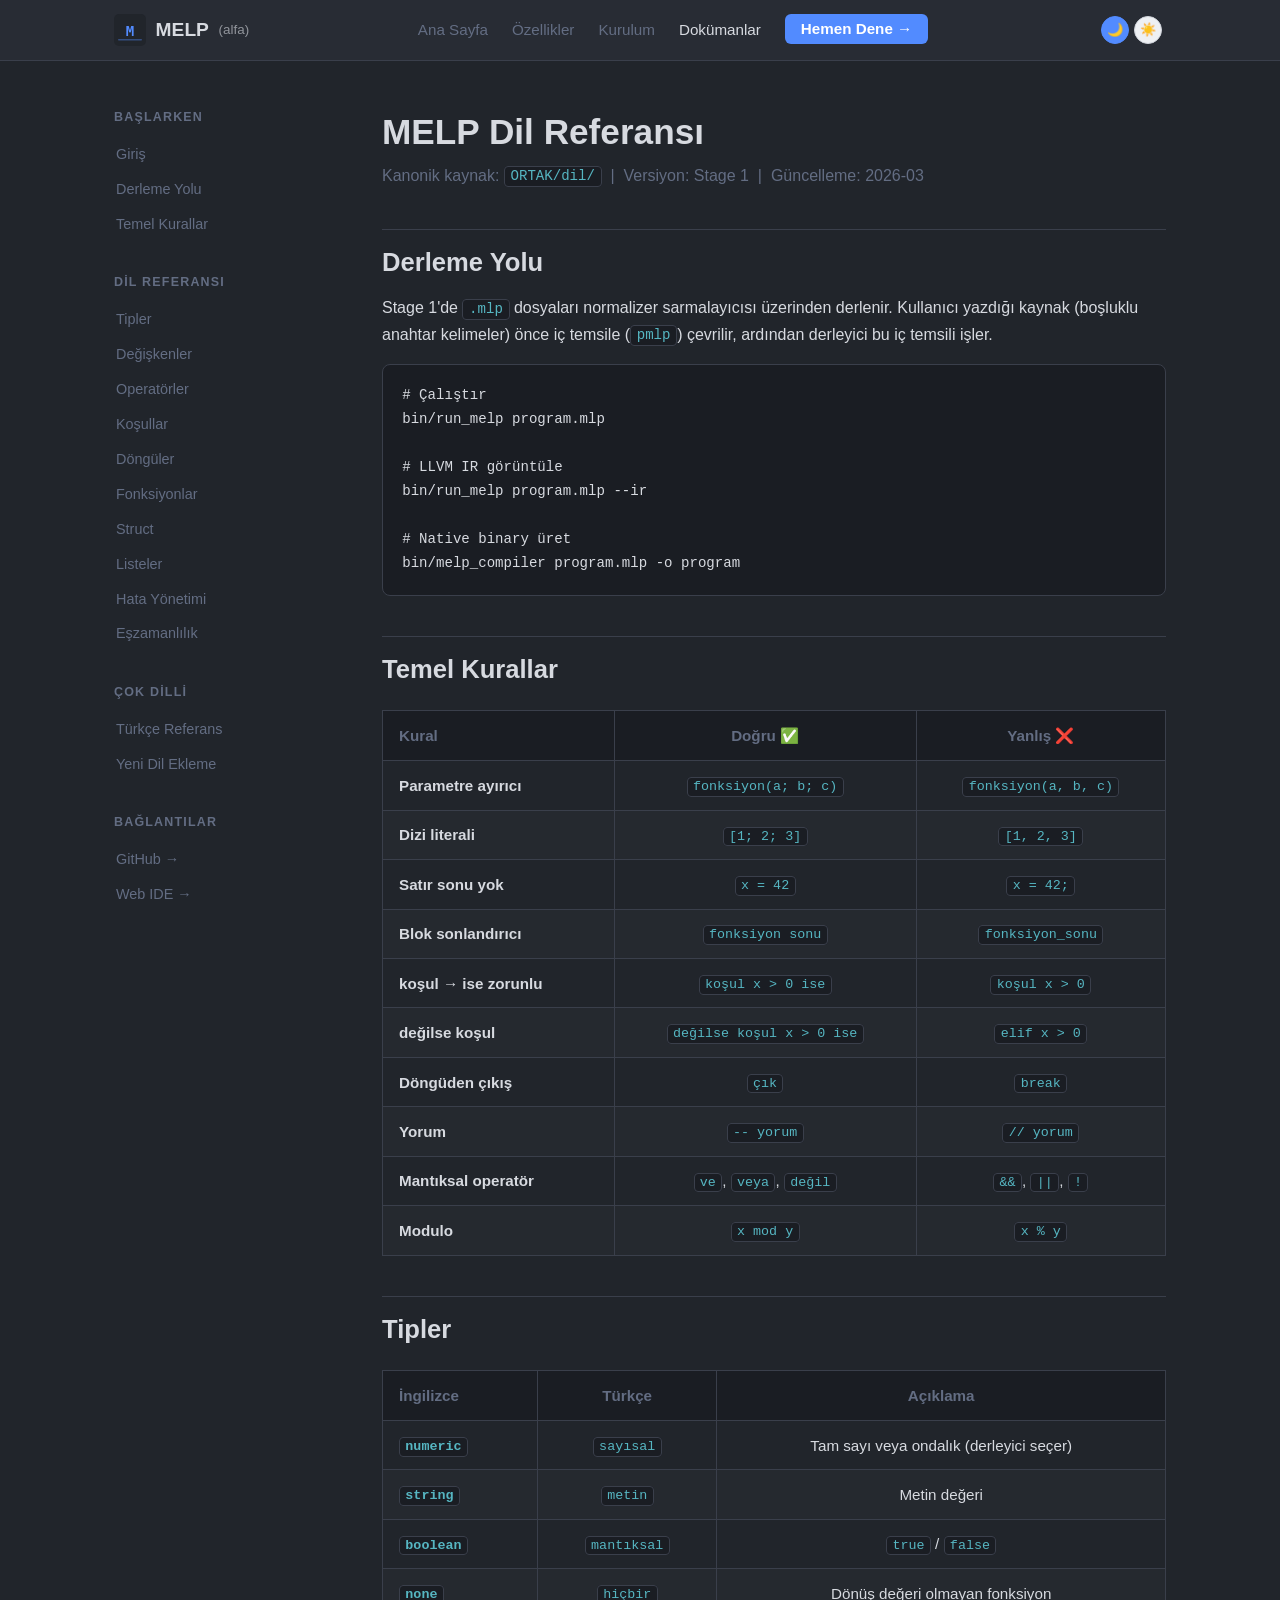
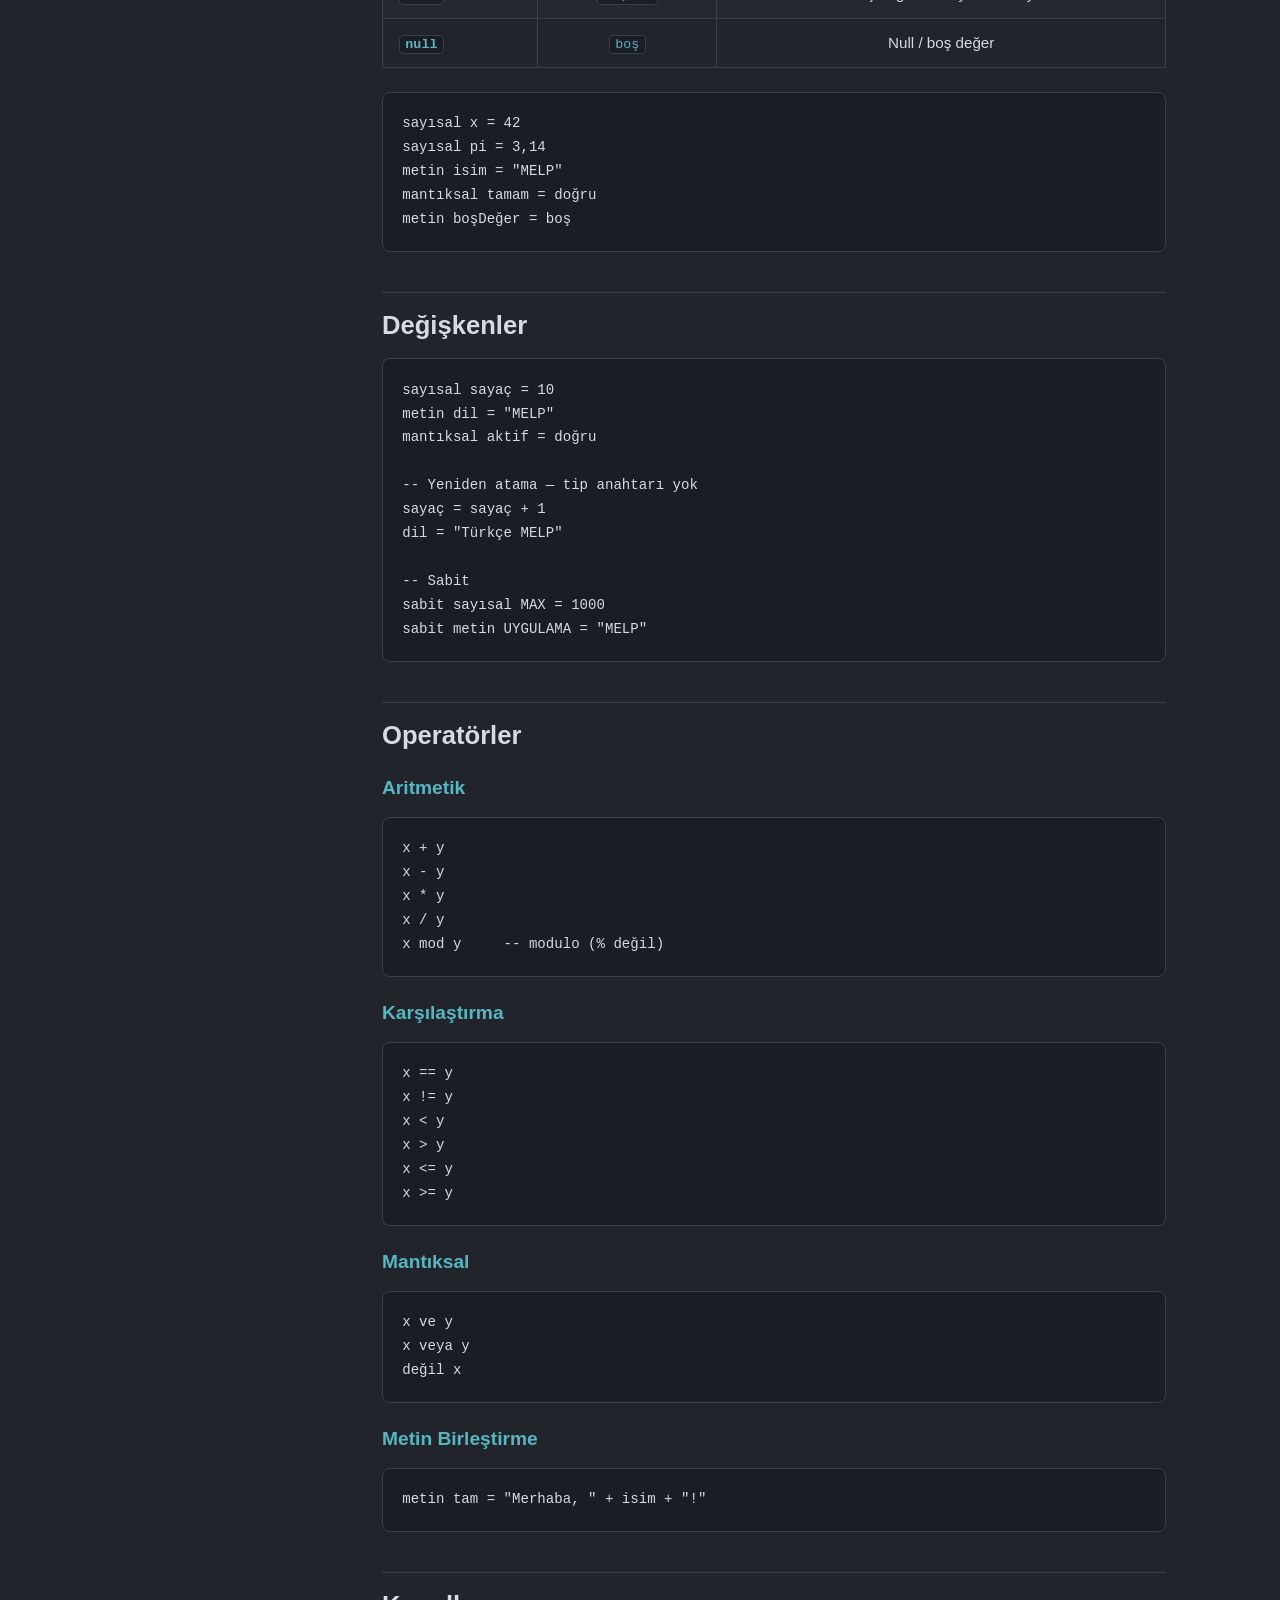
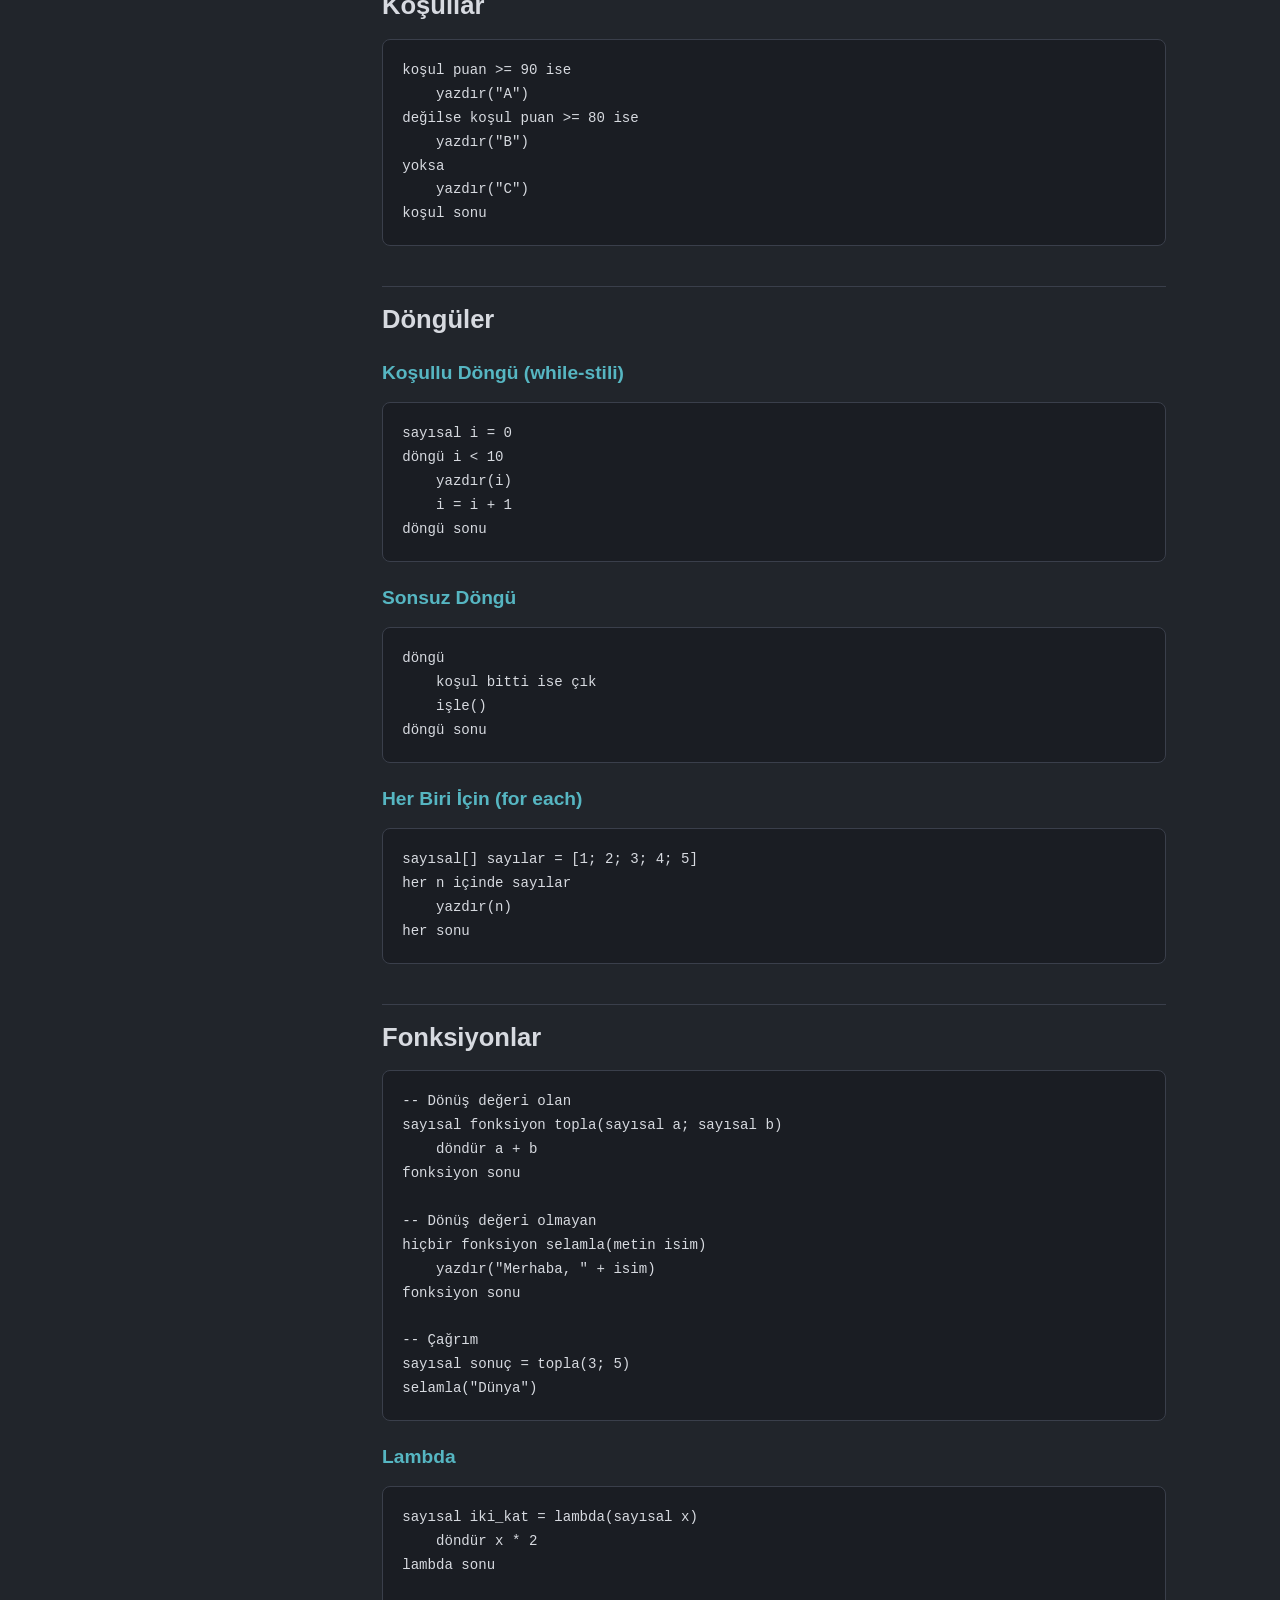
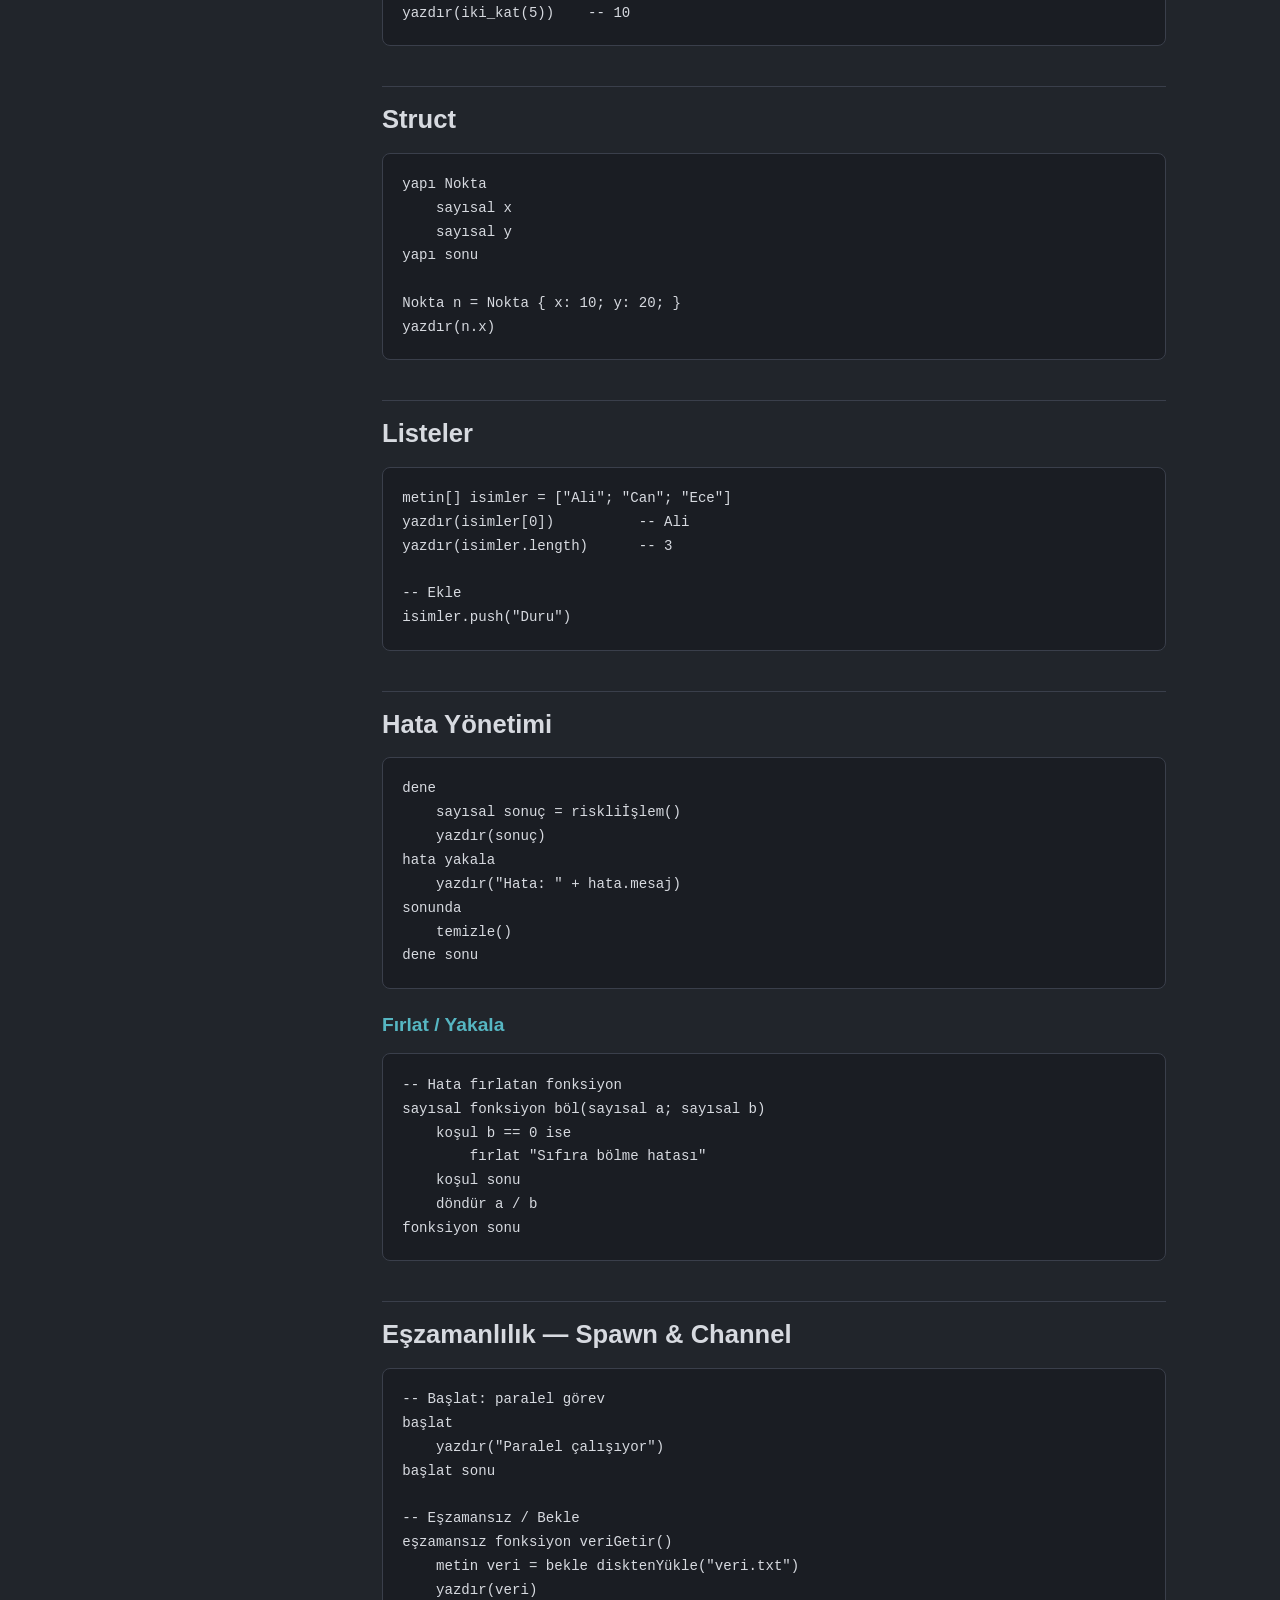
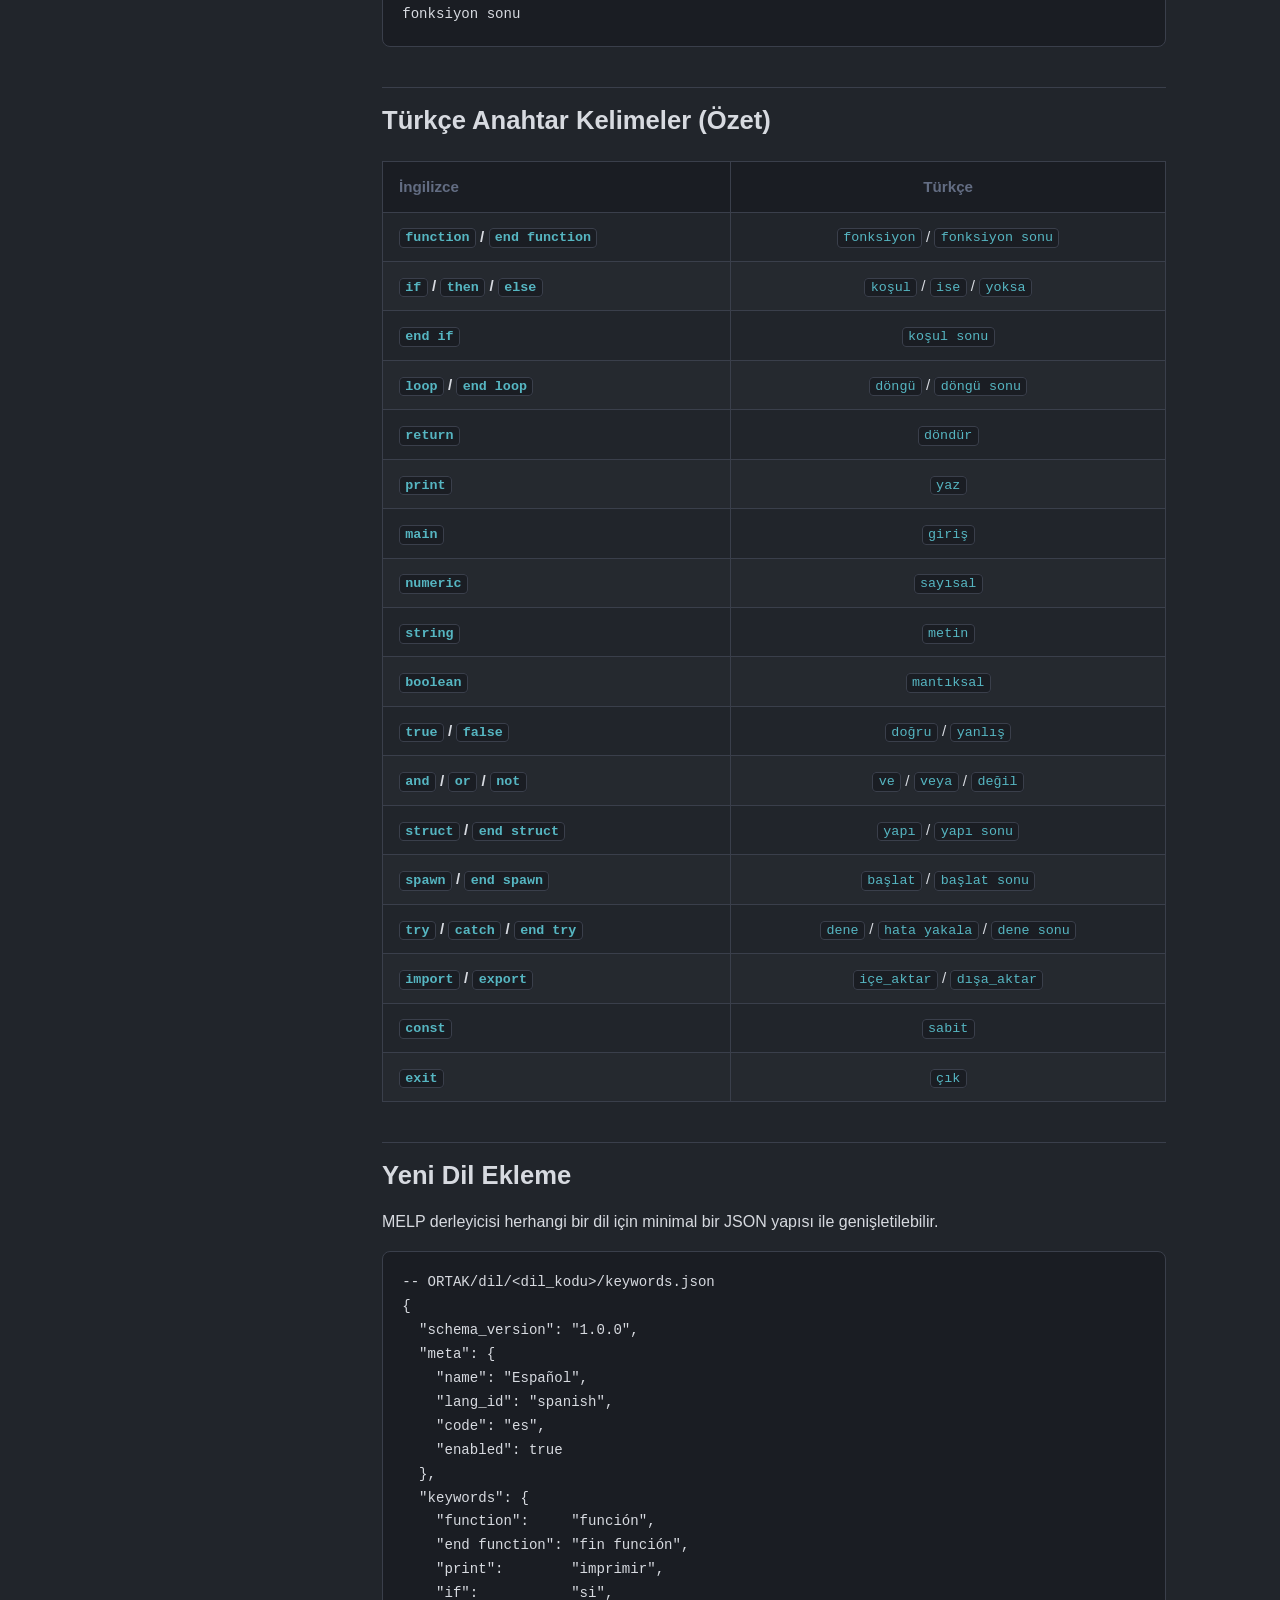
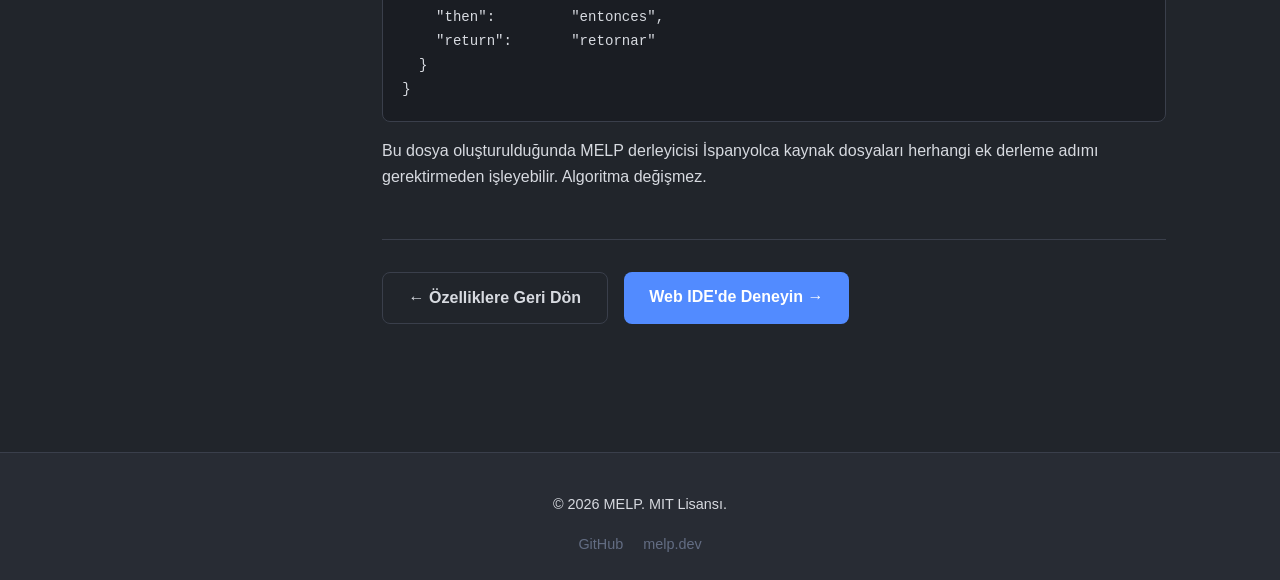
<file: docs.html>
<!DOCTYPE html>
<html lang="tr">
<head>
  <meta charset="UTF-8">
  <meta name="viewport" content="width=device-width, initial-scale=1.0">
  <meta name="description" content="MELP dil referansı — sözdizimi, tipler, kontrol akışı, fonksiyonlar ve daha fazlası.">
  <title>Dokümantasyon — MELP</title>
  <link rel="shortcut icon" type="image/x-icon" href="/assets/melp-logo.ico">
  <link rel="icon" type="image/png" href="/assets/melp-logo.png">
  <link rel="stylesheet" href="assets/style.css">
</head>
<body>

  <!-- ========== HEADER ========== -->
  <header>
    <nav>
      <a href="index.html" class="nav-logo">
        <img src="assets/melp-logo.svg" alt="MELP Logo" width="32" height="32">
        MELP <span style="font-size:0.7em; font-weight:400; opacity:0.6;">(alfa)</span>
      </a>
      <ul class="nav-links" id="navLinks">
        <li><a href="index.html">Ana Sayfa</a></li>
        <li><a href="ozellikler.html">Özellikler</a></li>
        <li><a href="kurulum.html">Kurulum</a></li>
        <li><a href="docs.html" class="active">Dokümanlar</a></li>
        <li><a href="https://melp-lang.github.io/melp-ide-web/" target="_blank" rel="noopener" class="btn-nav">Hemen Dene →</a></li>
      </ul>
      <div class="theme-toggle">
        <button class="theme-btn" data-theme="dark" title="Koyu tema" aria-label="Koyu tema">🌙</button>
        <button class="theme-btn" data-theme="light" title="Açık tema" aria-label="Açık tema">☀️</button>
      </div>
      <button class="nav-toggle" id="navToggle" aria-label="Menü">
        <span></span><span></span><span></span>
      </button>
    </nav>
  </header>

  <main style="max-width:1100px;">
    <div class="docs-layout">

      <!-- ========== SIDEBAR ========== -->
      <aside class="docs-sidebar">
        <h4>Başlarken</h4>
        <ul>
          <li><a href="#giris">Giriş</a></li>
          <li><a href="#derleme-yolu">Derleme Yolu</a></li>
          <li><a href="#temel-kurallar">Temel Kurallar</a></li>
        </ul>

        <h4>Dil Referansı</h4>
        <ul>
          <li><a href="#tipler">Tipler</a></li>
          <li><a href="#degiskenler">Değişkenler</a></li>
          <li><a href="#operatorler">Operatörler</a></li>
          <li><a href="#kosullar">Koşullar</a></li>
          <li><a href="#donguler">Döngüler</a></li>
          <li><a href="#fonksiyonlar">Fonksiyonlar</a></li>
          <li><a href="#struct">Struct</a></li>
          <li><a href="#listeler">Listeler</a></li>
          <li><a href="#hata-yonetimi">Hata Yönetimi</a></li>
          <li><a href="#esza">Eşzamanlılık</a></li>
        </ul>

        <h4>Çok Dilli</h4>
        <ul>
          <li><a href="#turkce-ref">Türkçe Referans</a></li>
          <li><a href="#dil-ekleme">Yeni Dil Ekleme</a></li>
        </ul>

        <h4>Bağlantılar</h4>
        <ul>
          <li><a href="https://github.com/MELP-Lang/MELP" target="_blank" rel="noopener">GitHub →</a></li>
          <li><a href="https://melp-lang.github.io/melp-ide-web/" target="_blank" rel="noopener">Web IDE →</a></li>
        </ul>
      </aside>

      <!-- ========== DOCS İÇERİK ========== -->
      <article class="docs-content">

        <h1 id="giris" style="font-size:2.2rem;margin-bottom:0.5rem;">MELP Dil Referansı</h1>
        <p class="muted" style="margin-bottom:2rem;">
          Kanonik kaynak: <code class="inline">ORTAK/dil/</code> &nbsp;|&nbsp;
          Versiyon: Stage 1 &nbsp;|&nbsp;
          Güncelleme: 2026-03
        </p>

        <!-- DERLEME YOLU -->
        <h2 id="derleme-yolu">Derleme Yolu</h2>
        <p>
          Stage 1'de <code class="inline">.mlp</code> dosyaları normalizer sarmalayıcısı
          üzerinden derlenir. Kullanıcı yazdığı kaynak (boşluklu anahtar kelimeler) önce
          iç temsile (<code class="inline">pmlp</code>) çevrilir, ardından derleyici bu
          iç temsili işler.
        </p>
        <pre><code># Çalıştır
bin/run_melp program.mlp

# LLVM IR görüntüle
bin/run_melp program.mlp --ir

# Native binary üret
bin/melp_compiler program.mlp -o program</code></pre>

        <!-- TEMEL KURALLAR -->
        <h2 id="temel-kurallar">Temel Kurallar</h2>
        <div class="table-wrap">
          <table>
            <thead>
              <tr><th>Kural</th><th>Doğru ✅</th><th>Yanlış ❌</th></tr>
            </thead>
            <tbody>
              <tr><td>Parametre ayırıcı</td><td><code class="inline">fonksiyon(a; b; c)</code></td><td><code class="inline">fonksiyon(a, b, c)</code></td></tr>
              <tr><td>Dizi literali</td><td><code class="inline">[1; 2; 3]</code></td><td><code class="inline">[1, 2, 3]</code></td></tr>
              <tr><td>Satır sonu yok</td><td><code class="inline">x = 42</code></td><td><code class="inline">x = 42;</code></td></tr>
              <tr><td>Blok sonlandırıcı</td><td><code class="inline">fonksiyon sonu</code></td><td><code class="inline">fonksiyon_sonu</code></td></tr>
              <tr><td>koşul → ise zorunlu</td><td><code class="inline">koşul x &gt; 0 ise</code></td><td><code class="inline">koşul x &gt; 0</code></td></tr>
              <tr><td>değilse koşul</td><td><code class="inline">değilse koşul x &gt; 0 ise</code></td><td><code class="inline">elif x &gt; 0</code></td></tr>
              <tr><td>Döngüden çıkış</td><td><code class="inline">çık</code></td><td><code class="inline">break</code></td></tr>
              <tr><td>Yorum</td><td><code class="inline">-- yorum</code></td><td><code class="inline">// yorum</code></td></tr>
              <tr><td>Mantıksal operatör</td><td><code class="inline">ve</code>, <code class="inline">veya</code>, <code class="inline">değil</code></td><td><code class="inline">&amp;&amp;</code>, <code class="inline">||</code>, <code class="inline">!</code></td></tr>
              <tr><td>Modulo</td><td><code class="inline">x mod y</code></td><td><code class="inline">x % y</code></td></tr>
            </tbody>
          </table>
        </div>

        <!-- TİPLER -->
        <h2 id="tipler">Tipler</h2>
        <div class="table-wrap">
          <table>
            <thead>
              <tr><th>İngilizce</th><th>Türkçe</th><th>Açıklama</th></tr>
            </thead>
            <tbody>
              <tr><td><code class="inline">numeric</code></td><td><code class="inline">sayısal</code></td><td>Tam sayı veya ondalık (derleyici seçer)</td></tr>
              <tr><td><code class="inline">string</code></td><td><code class="inline">metin</code></td><td>Metin değeri</td></tr>
              <tr><td><code class="inline">boolean</code></td><td><code class="inline">mantıksal</code></td><td><code class="inline">true</code> / <code class="inline">false</code></td></tr>
              <tr><td><code class="inline">none</code></td><td><code class="inline">hiçbir</code></td><td>Dönüş değeri olmayan fonksiyon</td></tr>
              <tr><td><code class="inline">null</code></td><td><code class="inline">boş</code></td><td>Null / boş değer</td></tr>
            </tbody>
          </table>
        </div>
        <pre><code>sayısal x = 42
sayısal pi = 3,14
metin isim = "MELP"
mantıksal tamam = doğru
metin boşDeğer = boş</code></pre>

        <!-- DEĞİŞKENLER -->
        <h2 id="degiskenler">Değişkenler</h2>
        <pre><code>sayısal sayaç = 10
metin dil = "MELP"
mantıksal aktif = doğru

-- Yeniden atama — tip anahtarı yok
sayaç = sayaç + 1
dil = "Türkçe MELP"

-- Sabit
sabit sayısal MAX = 1000
sabit metin UYGULAMA = "MELP"</code></pre>

        <!-- OPERATÖRLER -->
        <h2 id="operatorler">Operatörler</h2>
        <h3>Aritmetik</h3>
        <pre><code>x + y
x - y
x * y
x / y
x mod y     -- modulo (% değil)</code></pre>

        <h3>Karşılaştırma</h3>
        <pre><code>x == y
x != y
x &lt; y
x &gt; y
x &lt;= y
x &gt;= y</code></pre>

        <h3>Mantıksal</h3>
        <pre><code>x ve y
x veya y
değil x</code></pre>

        <h3>Metin Birleştirme</h3>
        <pre><code>metin tam = "Merhaba, " + isim + "!"</code></pre>

        <!-- KOŞULLAR -->
        <h2 id="kosullar">Koşullar</h2>
        <pre><code>koşul puan >= 90 ise
    yazdır("A")
değilse koşul puan >= 80 ise
    yazdır("B")
yoksa
    yazdır("C")
koşul sonu</code></pre>

        <!-- DÖNGÜLER -->
        <h2 id="donguler">Döngüler</h2>
        <h3>Koşullu Döngü (while-stili)</h3>
        <pre><code>sayısal i = 0
döngü i &lt; 10
    yazdır(i)
    i = i + 1
döngü sonu</code></pre>

        <h3>Sonsuz Döngü</h3>
        <pre><code>döngü
    koşul bitti ise çık
    işle()
döngü sonu</code></pre>

        <h3>Her Biri İçin (for each)</h3>
        <pre><code>sayısal[] sayılar = [1; 2; 3; 4; 5]
her n içinde sayılar
    yazdır(n)
her sonu</code></pre>

        <!-- FONKSİYONLAR -->
        <h2 id="fonksiyonlar">Fonksiyonlar</h2>
        <pre><code>-- Dönüş değeri olan
sayısal fonksiyon topla(sayısal a; sayısal b)
    döndür a + b
fonksiyon sonu

-- Dönüş değeri olmayan
hiçbir fonksiyon selamla(metin isim)
    yazdır("Merhaba, " + isim)
fonksiyon sonu

-- Çağrım
sayısal sonuç = topla(3; 5)
selamla("Dünya")</code></pre>

        <h3>Lambda</h3>
        <pre><code>sayısal iki_kat = lambda(sayısal x)
    döndür x * 2
lambda sonu

yazdır(iki_kat(5))    -- 10</code></pre>

        <!-- STRUCT -->
        <h2 id="struct">Struct</h2>
        <pre><code>yapı Nokta
    sayısal x
    sayısal y
yapı sonu

Nokta n = Nokta { x: 10; y: 20; }
yazdır(n.x)</code></pre>

        <!-- LİSTELER -->
        <h2 id="listeler">Listeler</h2>
        <pre><code>metin[] isimler = ["Ali"; "Can"; "Ece"]
yazdır(isimler[0])          -- Ali
yazdır(isimler.length)      -- 3

-- Ekle
isimler.push("Duru")</code></pre>

        <!-- HATA YÖNETİMİ -->
        <h2 id="hata-yonetimi">Hata Yönetimi</h2>
        <pre><code>dene
    sayısal sonuç = riskliİşlem()
    yazdır(sonuç)
hata yakala
    yazdır("Hata: " + hata.mesaj)
sonunda
    temizle()
dene sonu</code></pre>

        <h3>Fırlat / Yakala</h3>
        <pre><code>-- Hata fırlatan fonksiyon
sayısal fonksiyon böl(sayısal a; sayısal b)
    koşul b == 0 ise
        fırlat "Sıfıra bölme hatası"
    koşul sonu
    döndür a / b
fonksiyon sonu</code></pre>

        <!-- EŞZAMANLILIK -->
        <h2 id="esza">Eşzamanlılık — Spawn &amp; Channel</h2>
        <pre><code>-- Başlat: paralel görev
başlat
    yazdır("Paralel çalışıyor")
başlat sonu

-- Eşzamansız / Bekle
eşzamansız fonksiyon veriGetir()
    metin veri = bekle disktenYükle("veri.txt")
    yazdır(veri)
fonksiyon sonu</code></pre>

        <!-- TÜRKÇE REFERANS -->
        <h2 id="turkce-ref">Türkçe Anahtar Kelimeler (Özet)</h2>
        <div class="table-wrap">
          <table>
            <thead>
              <tr><th>İngilizce</th><th>Türkçe</th></tr>
            </thead>
            <tbody>
              <tr><td><code class="inline">function</code> / <code class="inline">end function</code></td><td><code class="inline">fonksiyon</code> / <code class="inline">fonksiyon sonu</code></td></tr>
              <tr><td><code class="inline">if</code> / <code class="inline">then</code> / <code class="inline">else</code></td><td><code class="inline">koşul</code> / <code class="inline">ise</code> / <code class="inline">yoksa</code></td></tr>
              <tr><td><code class="inline">end if</code></td><td><code class="inline">koşul sonu</code></td></tr>
              <tr><td><code class="inline">loop</code> / <code class="inline">end loop</code></td><td><code class="inline">döngü</code> / <code class="inline">döngü sonu</code></td></tr>
              <tr><td><code class="inline">return</code></td><td><code class="inline">döndür</code></td></tr>
              <tr><td><code class="inline">print</code></td><td><code class="inline">yaz</code></td></tr>
              <tr><td><code class="inline">main</code></td><td><code class="inline">giriş</code></td></tr>
              <tr><td><code class="inline">numeric</code></td><td><code class="inline">sayısal</code></td></tr>
              <tr><td><code class="inline">string</code></td><td><code class="inline">metin</code></td></tr>
              <tr><td><code class="inline">boolean</code></td><td><code class="inline">mantıksal</code></td></tr>
              <tr><td><code class="inline">true</code> / <code class="inline">false</code></td><td><code class="inline">doğru</code> / <code class="inline">yanlış</code></td></tr>
              <tr><td><code class="inline">and</code> / <code class="inline">or</code> / <code class="inline">not</code></td><td><code class="inline">ve</code> / <code class="inline">veya</code> / <code class="inline">değil</code></td></tr>
              <tr><td><code class="inline">struct</code> / <code class="inline">end struct</code></td><td><code class="inline">yapı</code> / <code class="inline">yapı sonu</code></td></tr>
              <tr><td><code class="inline">spawn</code> / <code class="inline">end spawn</code></td><td><code class="inline">başlat</code> / <code class="inline">başlat sonu</code></td></tr>
              <tr><td><code class="inline">try</code> / <code class="inline">catch</code> / <code class="inline">end try</code></td><td><code class="inline">dene</code> / <code class="inline">hata yakala</code> / <code class="inline">dene sonu</code></td></tr>
              <tr><td><code class="inline">import</code> / <code class="inline">export</code></td><td><code class="inline">içe_aktar</code> / <code class="inline">dışa_aktar</code></td></tr>
              <tr><td><code class="inline">const</code></td><td><code class="inline">sabit</code></td></tr>
              <tr><td><code class="inline">exit</code></td><td><code class="inline">çık</code></td></tr>
            </tbody>
          </table>
        </div>

        <!-- YENİ DİL EKLEME -->
        <h2 id="dil-ekleme">Yeni Dil Ekleme</h2>
        <p>
          MELP derleyicisi herhangi bir dil için minimal bir JSON yapısı ile genişletilebilir.
        </p>
        <pre><code>-- ORTAK/dil/&lt;dil_kodu&gt;/keywords.json
{
  "schema_version": "1.0.0",
  "meta": {
    "name": "Español",
    "lang_id": "spanish",
    "code": "es",
    "enabled": true
  },
  "keywords": {
    "function":     "función",
    "end function": "fin función",
    "print":        "imprimir",
    "if":           "si",
    "then":         "entonces",
    "return":       "retornar"
  }
}</code></pre>
        <p>
          Bu dosya oluşturulduğunda MELP derleyicisi İspanyolca kaynak dosyaları
          herhangi ek derleme adımı gerektirmeden işleyebilir. Algoritma değişmez.
        </p>

        <div style="margin-top:3rem;padding-top:2rem;border-top:1px solid var(--border);display:flex;gap:1rem;flex-wrap:wrap;">
          <a href="ozellikler.html" class="btn btn-outline">← Özelliklere Geri Dön</a>
          <a href="https://melp-lang.github.io/melp-ide-web/" target="_blank" rel="noopener" class="btn btn-primary">Web IDE'de Deneyin →</a>
        </div>

      </article>
    </div>
  </main>

  <!-- ========== FOOTER ========== -->
  <footer>
    <p>© 2026 MELP. MIT Lisansı.</p>
    <p style="margin-top:0.5rem;">
      <a href="https://github.com/MELP-Lang/MELP" target="_blank" rel="noopener">GitHub</a>
      <a href="https://melp.dev">melp.dev</a>
    </p>
  </footer>

  <script>
    // Mobile nav
    const toggle = document.getElementById('navToggle');
    const links  = document.getElementById('navLinks');
    toggle.addEventListener('click', () => links.classList.toggle('open'));

    // Theme toggle
    (function() {
      const root  = document.documentElement;
      const saved = localStorage.getItem('melp-theme') || 'dark';
      root.setAttribute('data-theme', saved);
      function sync(t) {
        document.querySelectorAll('.theme-btn').forEach(b =>
          b.classList.toggle('active', b.dataset.theme === t));
      }
      sync(saved);
      document.querySelectorAll('.theme-btn').forEach(btn =>
        btn.addEventListener('click', () => {
          const t = btn.dataset.theme;
          root.setAttribute('data-theme', t);
          localStorage.setItem('melp-theme', t);
          sync(t);
        })
      );
    })();
  </script>

</body>
</html>
</file>
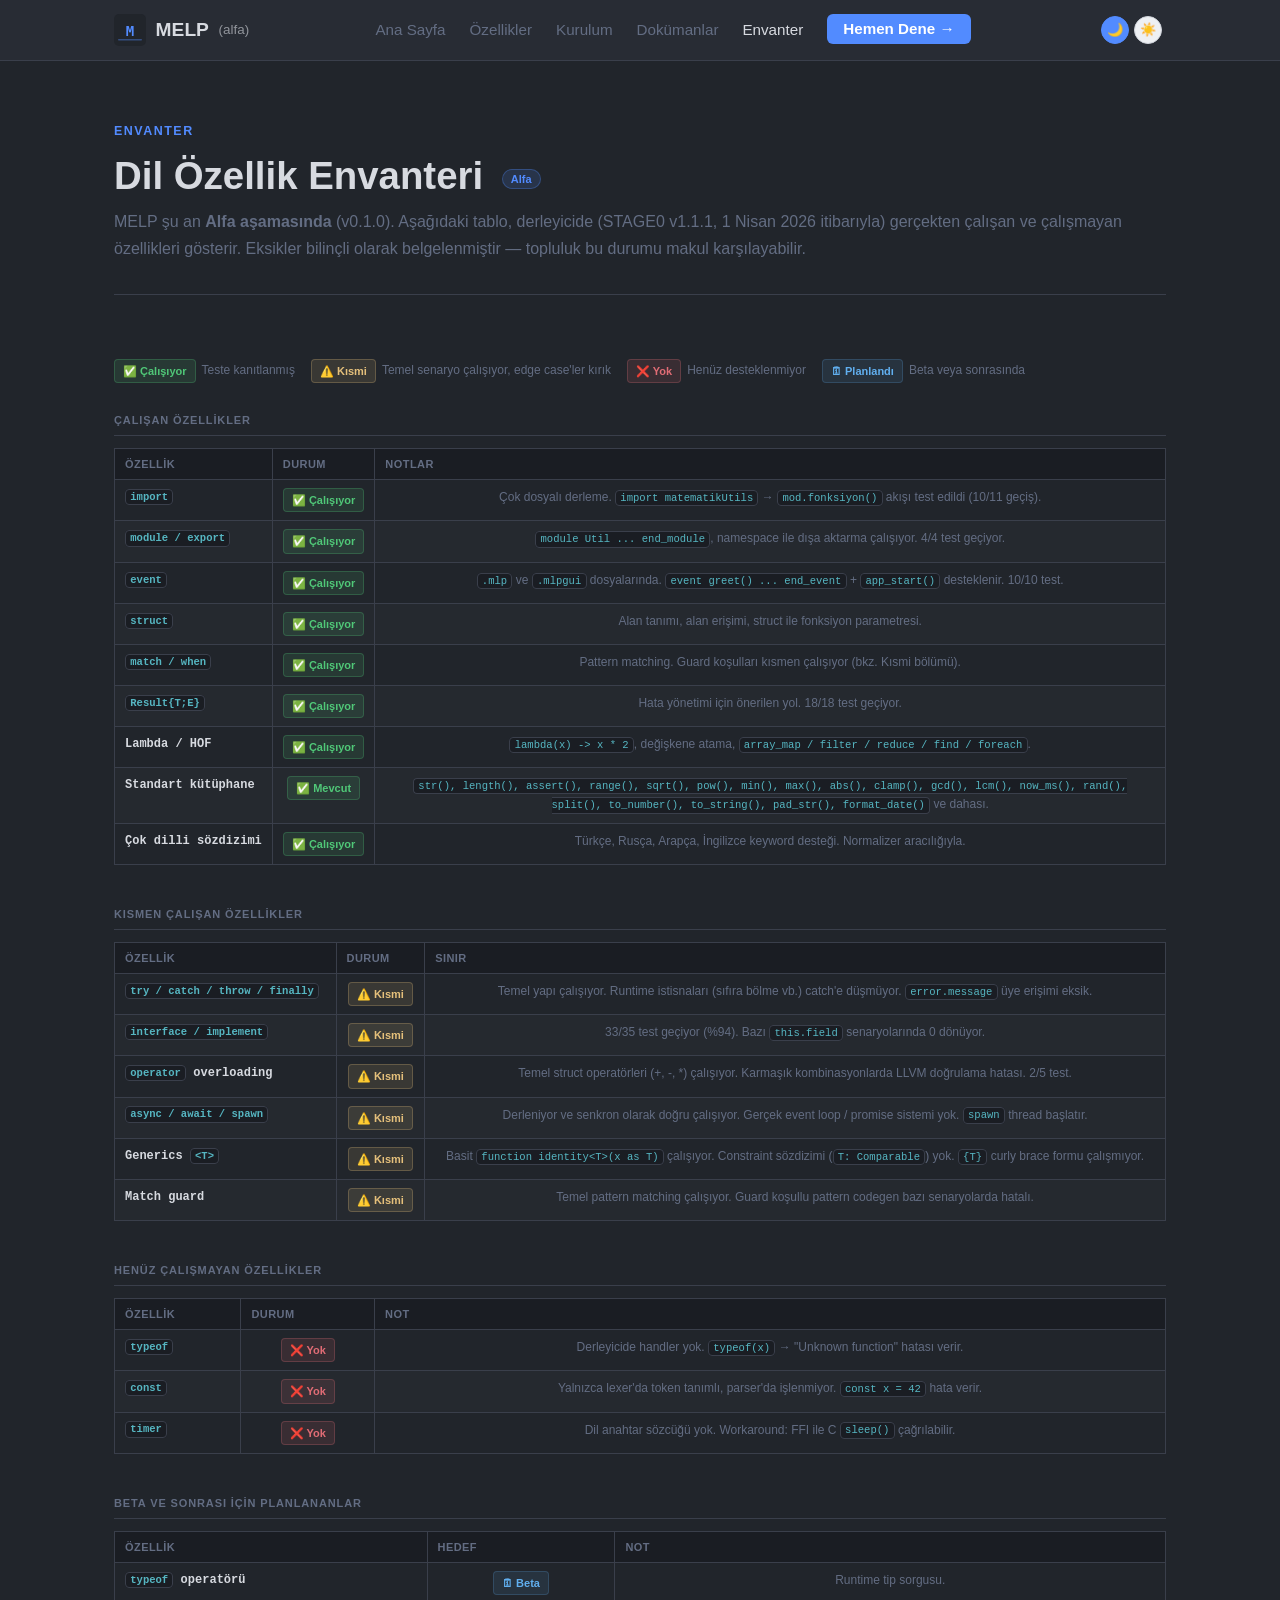
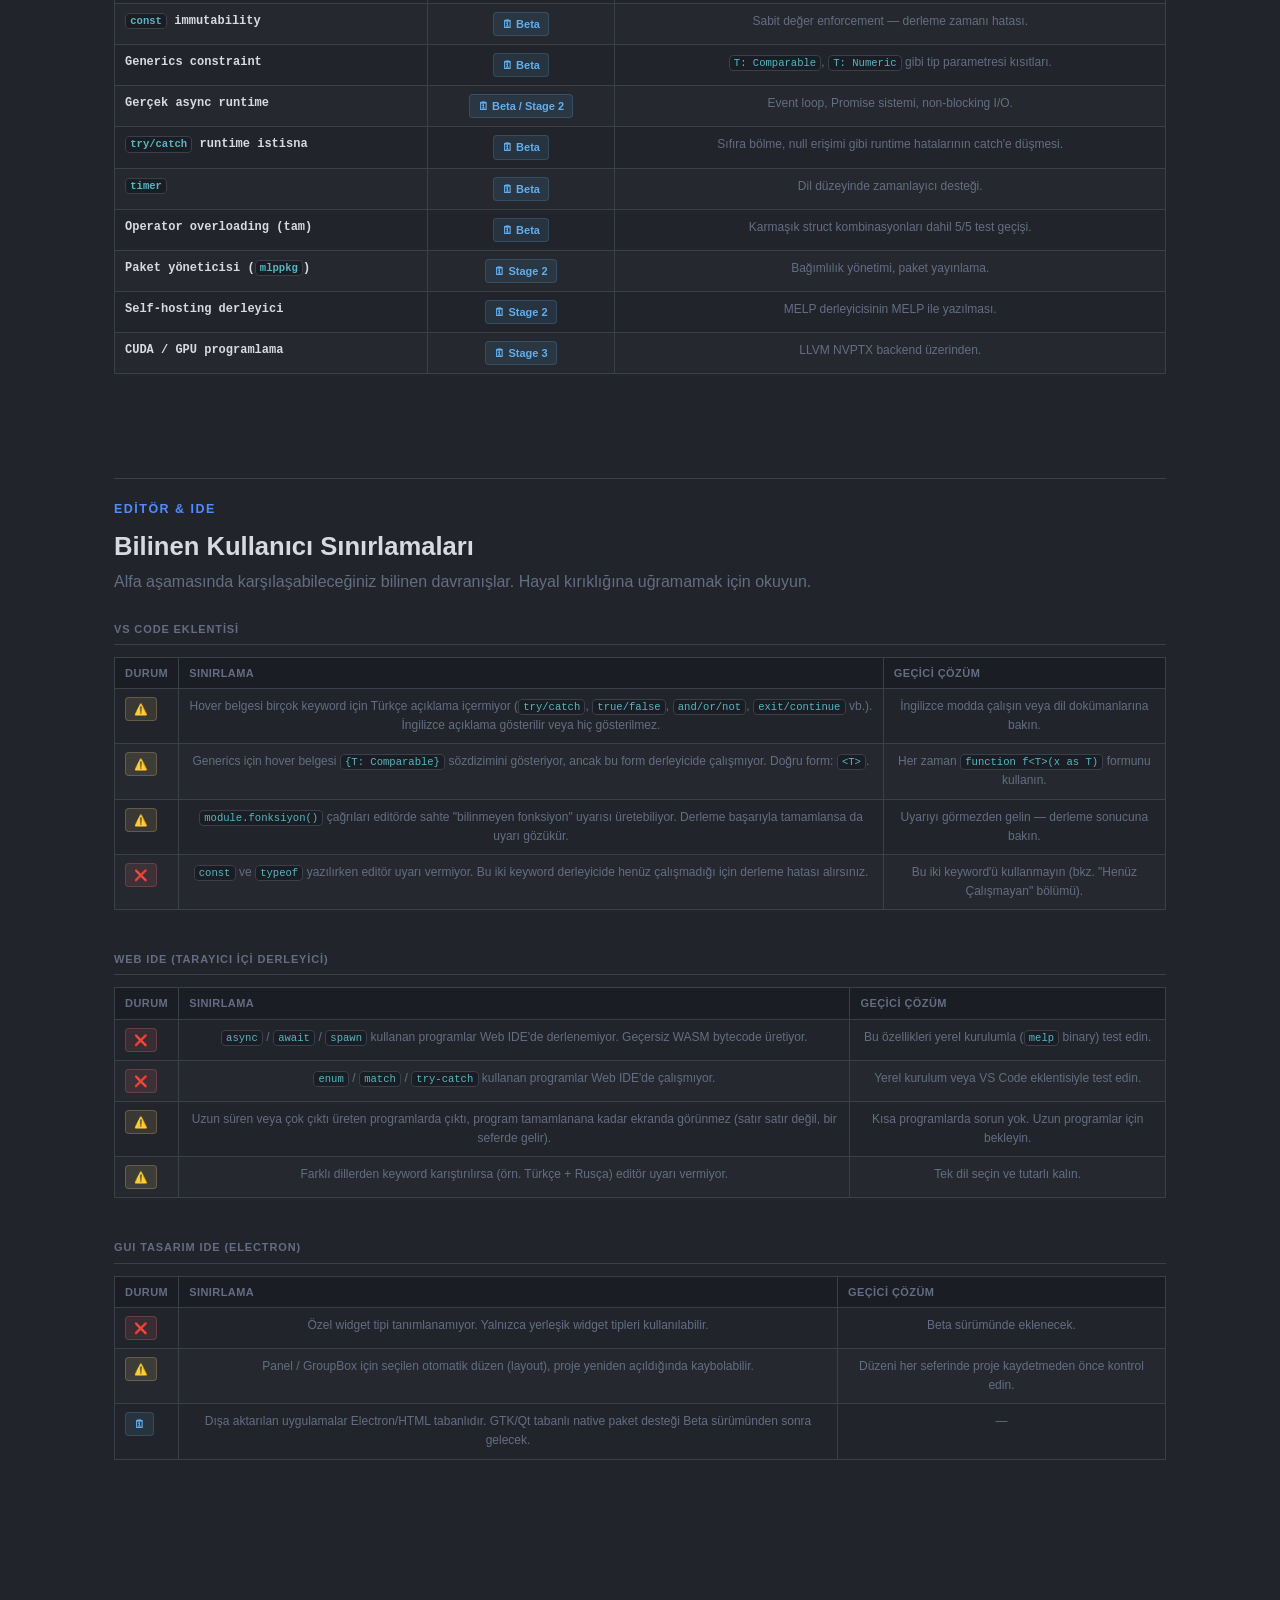
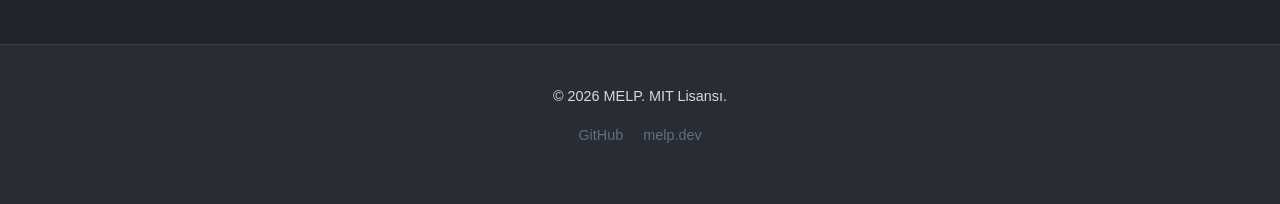
<file: inventory.html>
<!DOCTYPE html>
<html lang="tr">
<head>
  <meta charset="UTF-8">
  <meta name="viewport" content="width=device-width, initial-scale=1.0">
  <meta name="description" content="MELP programlama dili özellik envanteri — Alfa sürümünde neler çalışıyor, neler planlanıyor.">
  <title>Envanter — MELP</title>
  <link rel="shortcut icon" type="image/x-icon" href="/assets/melp-logo.ico">
  <link rel="icon" type="image/png" href="/assets/melp-logo.png">
  <link rel="stylesheet" href="assets/style.css">
  <style>
    /* ── Envanter'e özgü CSS değişkenleri ─────────────────── */
    :root {
      --ok:       #50c878;
      --ok-bg:    rgba(80,200,120,.12);
      --part:     #e5c07b;
      --part-bg:  rgba(229,192,123,.12);
      --no:       #e06c75;
      --no-bg:    rgba(224,108,117,.12);
      --plan:     #61afef;
      --plan-bg:  rgba(97,175,239,.10);
    }
    [data-theme="light"] {
      --ok:       #2d7a3a;
      --ok-bg:    rgba(45,122,58,.10);
      --part:     #8a5a00;
      --part-bg:  rgba(138,90,0,.10);
      --no:       #c0392b;
      --no-bg:    rgba(192,57,43,.10);
      --plan:     #0277bd;
      --plan-bg:  rgba(2,119,189,.10);
    }

    /* ── Sayfa başlığı ────────────────────────────────────── */
    .alpha-badge {
      display: inline-block; font-size: 11px; font-weight: 700;
      background: rgba(82,139,255,.15); color: var(--accent);
      border: 1px solid rgba(82,139,255,.3);
      padding: 2px 8px; border-radius: 10px; margin-left: 8px;
      vertical-align: middle;
    }

    /* ── Bölüm ────────────────────────────────────────────── */
    .inv-section { margin-bottom: 40px; }
    .inv-section-title {
      font-size: 11px; font-weight: 700; text-transform: uppercase;
      letter-spacing: .08em; color: var(--text-muted);
      margin-bottom: 12px; padding-bottom: 6px;
      border-bottom: 1px solid var(--border);
    }

    /* ── Tablo ────────────────────────────────────────────── */
    .inv-table { width: 100%; border-collapse: collapse; }
    .inv-table thead th {
      font-size: 11px; font-weight: 600; text-transform: uppercase;
      letter-spacing: .04em; color: var(--text-muted);
      padding: 6px 10px; text-align: left;
      border-bottom: 1px solid var(--border);
    }
    .inv-table tbody tr { border-bottom: 1px solid var(--border); }
    .inv-table tbody tr:last-child { border-bottom: none; }
    .inv-table tbody tr:hover { background: rgba(255,255,255,.03); }
    [data-theme="light"] .inv-table tbody tr:hover { background: rgba(0,0,0,.03); }
    .inv-table td { padding: 8px 10px; vertical-align: top; font-size: 13px; }
    .inv-table td.feat {
      font-family: 'JetBrains Mono', 'Consolas', monospace;
      font-size: 12px; white-space: nowrap;
      color: var(--text-primary);
    }
    .inv-table td.note { font-size: 12px; color: var(--text-muted); line-height: 1.6; }

    /* ── Rozetler ─────────────────────────────────────────── */
    .ibadge {
      display: inline-block; font-size: 11px; font-weight: 600;
      padding: 2px 8px; border-radius: 4px; white-space: nowrap;
    }
    .ibadge-ok   { background: var(--ok-bg);   color: var(--ok);   border: 1px solid rgba(80,200,120,.25); }
    .ibadge-part { background: var(--part-bg); color: var(--part); border: 1px solid rgba(229,192,123,.25); }
    .ibadge-no   { background: var(--no-bg);   color: var(--no);   border: 1px solid rgba(224,108,117,.25); }
    .ibadge-plan { background: var(--plan-bg); color: var(--plan); border: 1px solid rgba(97,175,239,.2); }

    /* ── Legend ───────────────────────────────────────────── */
    .legend { display: flex; gap: 16px; flex-wrap: wrap; margin-bottom: 28px; font-size: 12px; }
    .legend-item { display: flex; align-items: center; gap: 6px; color: var(--text-muted); }
  </style>
</head>
<body>

  <!-- ========== HEADER ========== -->
  <header>
    <nav>
      <a href="index.html" class="nav-logo">
        <img src="assets/melp-logo.svg" alt="MELP Logo" width="32" height="32">
        MELP <span style="font-size:0.7em; font-weight:400; opacity:0.6;">(alfa)</span>
      </a>
      <ul class="nav-links" id="navLinks">
        <li><a href="index.html">Ana Sayfa</a></li>
        <li><a href="ozellikler.html">Özellikler</a></li>
        <li><a href="kurulum.html">Kurulum</a></li>
        <li><a href="docs.html">Dokümanlar</a></li>
        <li><a href="inventory.html" class="active">Envanter</a></li>
        <li><a href="https://melp-lang.github.io/melp-ide-web/" target="_blank" rel="noopener" class="btn-nav">Hemen Dene →</a></li>
      </ul>
      <div class="theme-toggle">
        <button class="theme-btn" data-theme="dark" title="Koyu tema" aria-label="Koyu tema">🌙</button>
        <button class="theme-btn" data-theme="light" title="Açık tema" aria-label="Açık tema">☀️</button>
      </div>
      <button class="nav-toggle" id="navToggle" aria-label="Menü">
        <span></span><span></span><span></span>
      </button>
    </nav>
  </header>

  <main>
    <section style="padding-top:3.5rem;padding-bottom:1rem;">
      <span class="section-label">Envanter</span>
      <h1 style="font-size:2.4rem;margin-bottom:0.5rem;">
        Dil Özellik Envanteri <span class="alpha-badge">Alfa</span>
      </h1>
      <p class="muted">
        MELP şu an <strong>Alfa aşamasında</strong> (v0.1.0). Aşağıdaki tablo,
        derleyicide (STAGE0 v1.1.1, 1 Nisan 2026 itibarıyla) gerçekten çalışan
        ve çalışmayan özellikleri gösterir.
        Eksikler bilinçli olarak belgelenmiştir — topluluk bu durumu makul karşılayabilir.
      </p>
    </section>

    <section>
      <div class="legend">
        <div class="legend-item"><span class="ibadge ibadge-ok">✅ Çalışıyor</span> Teste kanıtlanmış</div>
        <div class="legend-item"><span class="ibadge ibadge-part">⚠️ Kısmi</span> Temel senaryo çalışıyor, edge case'ler kırık</div>
        <div class="legend-item"><span class="ibadge ibadge-no">❌ Yok</span> Henüz desteklenmiyor</div>
        <div class="legend-item"><span class="ibadge ibadge-plan">🗓 Planlandı</span> Beta veya sonrasında</div>
      </div>

      <!-- ── Çalışan Özellikler ─────────────────────────────── -->
      <div class="inv-section">
        <div class="inv-section-title">Çalışan Özellikler</div>
        <table class="inv-table">
          <thead>
            <tr><th>Özellik</th><th>Durum</th><th>Notlar</th></tr>
          </thead>
          <tbody>
            <tr>
              <td class="feat"><code class="inline">import</code></td>
              <td><span class="ibadge ibadge-ok">✅ Çalışıyor</span></td>
              <td class="note">Çok dosyalı derleme. <code class="inline">import matematikUtils</code> → <code class="inline">mod.fonksiyon()</code> akışı test edildi (10/11 geçiş).</td>
            </tr>
            <tr>
              <td class="feat"><code class="inline">module / export</code></td>
              <td><span class="ibadge ibadge-ok">✅ Çalışıyor</span></td>
              <td class="note"><code class="inline">module Util ... end_module</code>, namespace ile dışa aktarma çalışıyor. 4/4 test geçiyor.</td>
            </tr>
            <tr>
              <td class="feat"><code class="inline">event</code></td>
              <td><span class="ibadge ibadge-ok">✅ Çalışıyor</span></td>
              <td class="note"><code class="inline">.mlp</code> ve <code class="inline">.mlpgui</code> dosyalarında. <code class="inline">event greet() ... end_event</code> + <code class="inline">app_start()</code> desteklenir. 10/10 test.</td>
            </tr>
            <tr>
              <td class="feat"><code class="inline">struct</code></td>
              <td><span class="ibadge ibadge-ok">✅ Çalışıyor</span></td>
              <td class="note">Alan tanımı, alan erişimi, struct ile fonksiyon parametresi.</td>
            </tr>
            <tr>
              <td class="feat"><code class="inline">match / when</code></td>
              <td><span class="ibadge ibadge-ok">✅ Çalışıyor</span></td>
              <td class="note">Pattern matching. Guard koşulları kısmen çalışıyor (bkz. Kısmi bölümü).</td>
            </tr>
            <tr>
              <td class="feat"><code class="inline">Result{T;E}</code></td>
              <td><span class="ibadge ibadge-ok">✅ Çalışıyor</span></td>
              <td class="note">Hata yönetimi için önerilen yol. 18/18 test geçiyor.</td>
            </tr>
            <tr>
              <td class="feat">Lambda / HOF</td>
              <td><span class="ibadge ibadge-ok">✅ Çalışıyor</span></td>
              <td class="note"><code class="inline">lambda(x) -&gt; x * 2</code>, değişkene atama, <code class="inline">array_map / filter / reduce / find / foreach</code>.</td>
            </tr>
            <tr>
              <td class="feat">Standart kütüphane</td>
              <td><span class="ibadge ibadge-ok">✅ Mevcut</span></td>
              <td class="note"><code class="inline">str(), length(), assert(), range(), sqrt(), pow(), min(), max(), abs(), clamp(), gcd(), lcm(), now_ms(), rand(), split(), to_number(), to_string(), pad_str(), format_date()</code> ve dahası.</td>
            </tr>
            <tr>
              <td class="feat">Çok dilli sözdizimi</td>
              <td><span class="ibadge ibadge-ok">✅ Çalışıyor</span></td>
              <td class="note">Türkçe, Rusça, Arapça, İngilizce keyword desteği. Normalizer aracılığıyla.</td>
            </tr>
          </tbody>
        </table>
      </div>

      <!-- ── Kısmen Çalışan ──────────────────────────────────── -->
      <div class="inv-section">
        <div class="inv-section-title">Kısmen Çalışan Özellikler</div>
        <table class="inv-table">
          <thead>
            <tr><th>Özellik</th><th>Durum</th><th>Sınır</th></tr>
          </thead>
          <tbody>
            <tr>
              <td class="feat"><code class="inline">try / catch / throw / finally</code></td>
              <td><span class="ibadge ibadge-part">⚠️ Kısmi</span></td>
              <td class="note">Temel yapı çalışıyor. Runtime istisnaları (sıfıra bölme vb.) catch'e düşmüyor. <code class="inline">error.message</code> üye erişimi eksik.</td>
            </tr>
            <tr>
              <td class="feat"><code class="inline">interface / implement</code></td>
              <td><span class="ibadge ibadge-part">⚠️ Kısmi</span></td>
              <td class="note">33/35 test geçiyor (%94). Bazı <code class="inline">this.field</code> senaryolarında 0 dönüyor.</td>
            </tr>
            <tr>
              <td class="feat"><code class="inline">operator</code> overloading</td>
              <td><span class="ibadge ibadge-part">⚠️ Kısmi</span></td>
              <td class="note">Temel struct operatörleri (+, -, *) çalışıyor. Karmaşık kombinasyonlarda LLVM doğrulama hatası. 2/5 test.</td>
            </tr>
            <tr>
              <td class="feat"><code class="inline">async / await / spawn</code></td>
              <td><span class="ibadge ibadge-part">⚠️ Kısmi</span></td>
              <td class="note">Derleniyor ve senkron olarak doğru çalışıyor. Gerçek event loop / promise sistemi yok. <code class="inline">spawn</code> thread başlatır.</td>
            </tr>
            <tr>
              <td class="feat">Generics <code class="inline">&lt;T&gt;</code></td>
              <td><span class="ibadge ibadge-part">⚠️ Kısmi</span></td>
              <td class="note">Basit <code class="inline">function identity&lt;T&gt;(x as T)</code> çalışıyor. Constraint sözdizimi (<code class="inline">T: Comparable</code>) yok. <code class="inline">{T}</code> curly brace formu çalışmıyor.</td>
            </tr>
            <tr>
              <td class="feat">Match guard</td>
              <td><span class="ibadge ibadge-part">⚠️ Kısmi</span></td>
              <td class="note">Temel pattern matching çalışıyor. Guard koşullu pattern codegen bazı senaryolarda hatalı.</td>
            </tr>
          </tbody>
        </table>
      </div>

      <!-- ── Henüz Çalışmayan ────────────────────────────────── -->
      <div class="inv-section">
        <div class="inv-section-title">Henüz Çalışmayan Özellikler</div>
        <table class="inv-table">
          <thead>
            <tr><th>Özellik</th><th>Durum</th><th>Not</th></tr>
          </thead>
          <tbody>
            <tr>
              <td class="feat"><code class="inline">typeof</code></td>
              <td><span class="ibadge ibadge-no">❌ Yok</span></td>
              <td class="note">Derleyicide handler yok. <code class="inline">typeof(x)</code> → "Unknown function" hatası verir.</td>
            </tr>
            <tr>
              <td class="feat"><code class="inline">const</code></td>
              <td><span class="ibadge ibadge-no">❌ Yok</span></td>
              <td class="note">Yalnızca lexer'da token tanımlı, parser'da işlenmiyor. <code class="inline">const x = 42</code> hata verir.</td>
            </tr>
            <tr>
              <td class="feat"><code class="inline">timer</code></td>
              <td><span class="ibadge ibadge-no">❌ Yok</span></td>
              <td class="note">Dil anahtar sözcüğü yok. Workaround: FFI ile C <code class="inline">sleep()</code> çağrılabilir.</td>
            </tr>
          </tbody>
        </table>
      </div>

      <!-- ── Planlanıyor ─────────────────────────────────────── -->
      <div class="inv-section">
        <div class="inv-section-title">Beta ve Sonrası İçin Planlananlar</div>
        <table class="inv-table">
          <thead>
            <tr><th>Özellik</th><th>Hedef</th><th>Not</th></tr>
          </thead>
          <tbody>
            <tr>
              <td class="feat"><code class="inline">typeof</code> operatörü</td>
              <td><span class="ibadge ibadge-plan">🗓 Beta</span></td>
              <td class="note">Runtime tip sorgusu.</td>
            </tr>
            <tr>
              <td class="feat"><code class="inline">const</code> immutability</td>
              <td><span class="ibadge ibadge-plan">🗓 Beta</span></td>
              <td class="note">Sabit değer enforcement — derleme zamanı hatası.</td>
            </tr>
            <tr>
              <td class="feat">Generics constraint</td>
              <td><span class="ibadge ibadge-plan">🗓 Beta</span></td>
              <td class="note"><code class="inline">T: Comparable</code>, <code class="inline">T: Numeric</code> gibi tip parametresi kısıtları.</td>
            </tr>
            <tr>
              <td class="feat">Gerçek async runtime</td>
              <td><span class="ibadge ibadge-plan">🗓 Beta / Stage 2</span></td>
              <td class="note">Event loop, Promise sistemi, non-blocking I/O.</td>
            </tr>
            <tr>
              <td class="feat"><code class="inline">try/catch</code> runtime istisna</td>
              <td><span class="ibadge ibadge-plan">🗓 Beta</span></td>
              <td class="note">Sıfıra bölme, null erişimi gibi runtime hatalarının catch'e düşmesi.</td>
            </tr>
            <tr>
              <td class="feat"><code class="inline">timer</code></td>
              <td><span class="ibadge ibadge-plan">🗓 Beta</span></td>
              <td class="note">Dil düzeyinde zamanlayıcı desteği.</td>
            </tr>
            <tr>
              <td class="feat">Operator overloading (tam)</td>
              <td><span class="ibadge ibadge-plan">🗓 Beta</span></td>
              <td class="note">Karmaşık struct kombinasyonları dahil 5/5 test geçişi.</td>
            </tr>
            <tr>
              <td class="feat">Paket yöneticisi (<code class="inline">mlppkg</code>)</td>
              <td><span class="ibadge ibadge-plan">🗓 Stage 2</span></td>
              <td class="note">Bağımlılık yönetimi, paket yayınlama.</td>
            </tr>
            <tr>
              <td class="feat">Self-hosting derleyici</td>
              <td><span class="ibadge ibadge-plan">🗓 Stage 2</span></td>
              <td class="note">MELP derleyicisinin MELP ile yazılması.</td>
            </tr>
            <tr>
              <td class="feat">CUDA / GPU programlama</td>
              <td><span class="ibadge ibadge-plan">🗓 Stage 3</span></td>
              <td class="note">LLVM NVPTX backend üzerinden.</td>
            </tr>
          </tbody>
        </table>
      </div>
    </section>

    <!-- ── Bilinen Sınırlamalar ──────────────────────────────── -->
    <section style="padding-top:1rem;">
      <span class="section-label">Editör &amp; IDE</span>
      <h2 style="font-size:1.6rem;margin-bottom:0.4rem;">Bilinen Kullanıcı Sınırlamaları</h2>
      <p class="muted" style="margin-bottom:1.5rem;">
        Alfa aşamasında karşılaşabileceğiniz bilinen davranışlar. Hayal kırıklığına uğramamak için okuyun.
      </p>

      <!-- VS Code Eklentisi -->
      <div class="inv-section">
        <div class="inv-section-title">VS Code Eklentisi</div>
        <table class="inv-table">
          <thead><tr><th>Durum</th><th>Sınırlama</th><th>Geçici Çözüm</th></tr></thead>
          <tbody>
            <tr>
              <td><span class="ibadge ibadge-part">⚠️</span></td>
              <td class="note">Hover belgesi birçok keyword için Türkçe açıklama içermiyor (<code class="inline">try/catch</code>, <code class="inline">true/false</code>, <code class="inline">and/or/not</code>, <code class="inline">exit/continue</code> vb.). İngilizce açıklama gösterilir veya hiç gösterilmez.</td>
              <td class="note">İngilizce modda çalışın veya dil dokümanlarına bakın.</td>
            </tr>
            <tr>
              <td><span class="ibadge ibadge-part">⚠️</span></td>
              <td class="note">Generics için hover belgesi <code class="inline">{T: Comparable}</code> sözdizimini gösteriyor, ancak bu form derleyicide çalışmıyor. Doğru form: <code class="inline">&lt;T&gt;</code>.</td>
              <td class="note">Her zaman <code class="inline">function f&lt;T&gt;(x as T)</code> formunu kullanın.</td>
            </tr>
            <tr>
              <td><span class="ibadge ibadge-part">⚠️</span></td>
              <td class="note"><code class="inline">module.fonksiyon()</code> çağrıları editörde sahte "bilinmeyen fonksiyon" uyarısı üretebiliyor. Derleme başarıyla tamamlansa da uyarı gözükür.</td>
              <td class="note">Uyarıyı görmezden gelin — derleme sonucuna bakın.</td>
            </tr>
            <tr>
              <td><span class="ibadge ibadge-no">❌</span></td>
              <td class="note"><code class="inline">const</code> ve <code class="inline">typeof</code> yazılırken editör uyarı vermiyor. Bu iki keyword derleyicide henüz çalışmadığı için derleme hatası alırsınız.</td>
              <td class="note">Bu iki keyword'ü kullanmayın (bkz. "Henüz Çalışmayan" bölümü).</td>
            </tr>
          </tbody>
        </table>
      </div>

      <!-- Web IDE -->
      <div class="inv-section">
        <div class="inv-section-title">Web IDE (Tarayıcı İçi Derleyici)</div>
        <table class="inv-table">
          <thead><tr><th>Durum</th><th>Sınırlama</th><th>Geçici Çözüm</th></tr></thead>
          <tbody>
            <tr>
              <td><span class="ibadge ibadge-no">❌</span></td>
              <td class="note"><code class="inline">async</code> / <code class="inline">await</code> / <code class="inline">spawn</code> kullanan programlar Web IDE'de derlenemiyor. Geçersiz WASM bytecode üretiyor.</td>
              <td class="note">Bu özellikleri yerel kurulumla (<code class="inline">melp</code> binary) test edin.</td>
            </tr>
            <tr>
              <td><span class="ibadge ibadge-no">❌</span></td>
              <td class="note"><code class="inline">enum</code> / <code class="inline">match</code> / <code class="inline">try-catch</code> kullanan programlar Web IDE'de çalışmıyor.</td>
              <td class="note">Yerel kurulum veya VS Code eklentisiyle test edin.</td>
            </tr>
            <tr>
              <td><span class="ibadge ibadge-part">⚠️</span></td>
              <td class="note">Uzun süren veya çok çıktı üreten programlarda çıktı, program tamamlanana kadar ekranda görünmez (satır satır değil, bir seferde gelir).</td>
              <td class="note">Kısa programlarda sorun yok. Uzun programlar için bekleyin.</td>
            </tr>
            <tr>
              <td><span class="ibadge ibadge-part">⚠️</span></td>
              <td class="note">Farklı dillerden keyword karıştırılırsa (örn. Türkçe + Rusça) editör uyarı vermiyor.</td>
              <td class="note">Tek dil seçin ve tutarlı kalın.</td>
            </tr>
          </tbody>
        </table>
      </div>

      <!-- Electron IDE -->
      <div class="inv-section">
        <div class="inv-section-title">GUI Tasarım IDE (Electron)</div>
        <table class="inv-table">
          <thead><tr><th>Durum</th><th>Sınırlama</th><th>Geçici Çözüm</th></tr></thead>
          <tbody>
            <tr>
              <td><span class="ibadge ibadge-no">❌</span></td>
              <td class="note">Özel widget tipi tanımlanamıyor. Yalnızca yerleşik widget tipleri kullanılabilir.</td>
              <td class="note">Beta sürümünde eklenecek.</td>
            </tr>
            <tr>
              <td><span class="ibadge ibadge-part">⚠️</span></td>
              <td class="note">Panel / GroupBox için seçilen otomatik düzen (layout), proje yeniden açıldığında kaybolabilir.</td>
              <td class="note">Düzeni her seferinde proje kaydetmeden önce kontrol edin.</td>
            </tr>
            <tr>
              <td><span class="ibadge ibadge-plan">🗓</span></td>
              <td class="note">Dışa aktarılan uygulamalar Electron/HTML tabanlıdır. GTK/Qt tabanlı native paket desteği Beta sürümünden sonra gelecek.</td>
              <td class="note">—</td>
            </tr>
          </tbody>
        </table>
      </div>
    </section>

  </main>

  <!-- ========== FOOTER ========== -->
  <footer>
    <p>© 2026 MELP. MIT Lisansı.</p>
    <p style="margin-top:0.5rem;">
      <a href="https://github.com/MELP-Lang/MELP" target="_blank" rel="noopener">GitHub</a>
      <a href="https://melp.dev">melp.dev</a>
    </p>
  </footer>

  <script>
    const toggle = document.getElementById('navToggle');
    const links  = document.getElementById('navLinks');
    toggle.addEventListener('click', () => links.classList.toggle('open'));

    // Theme toggle
    (function() {
      const root  = document.documentElement;
      const saved = localStorage.getItem('melp-theme') || 'dark';
      root.setAttribute('data-theme', saved);
      function sync(t) {
        document.querySelectorAll('.theme-btn').forEach(b =>
          b.classList.toggle('active', b.dataset.theme === t));
      }
      sync(saved);
      document.querySelectorAll('.theme-btn').forEach(btn =>
        btn.addEventListener('click', () => {
          const t = btn.dataset.theme;
          root.setAttribute('data-theme', t);
          localStorage.setItem('melp-theme', t);
          sync(t);
        })
      );
    })();
  </script>

</body>
</html>
</file>
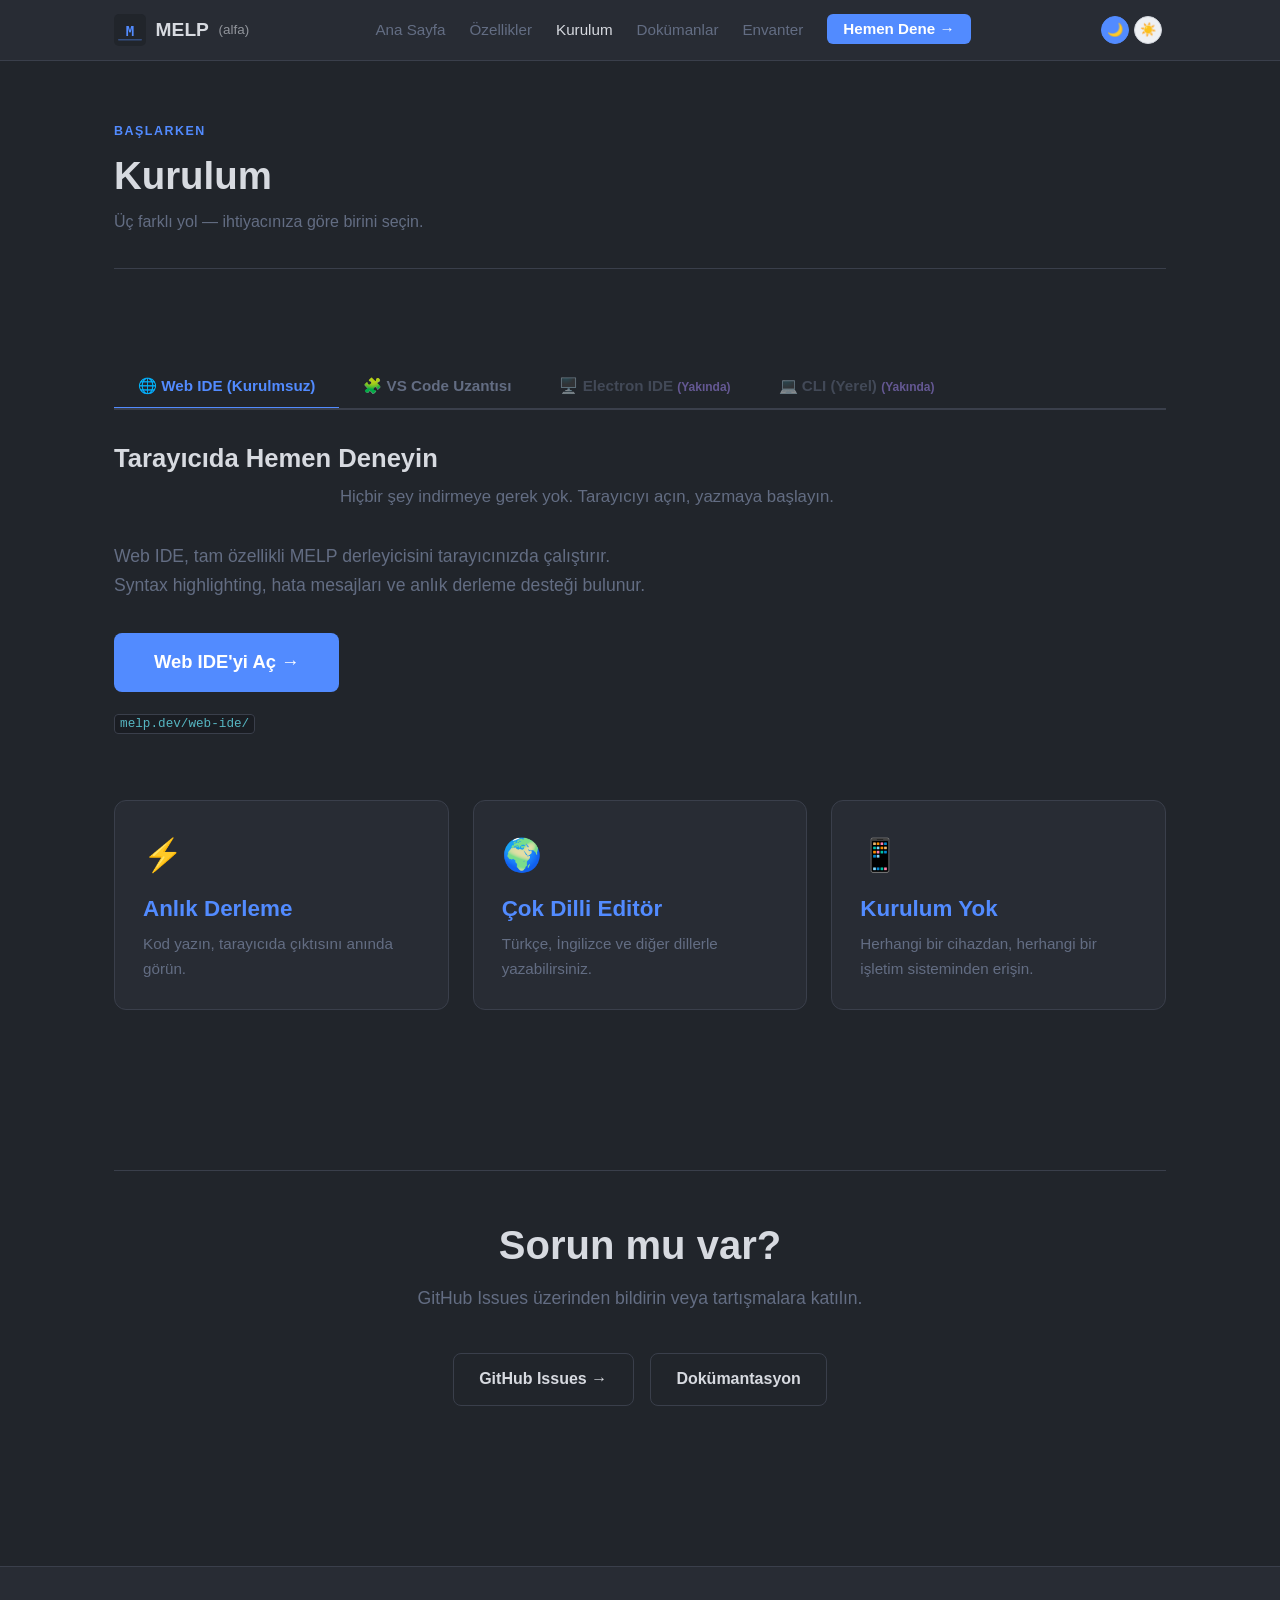
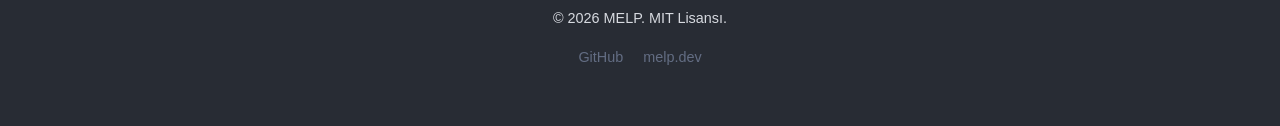
<file: kurulum.html>
<!DOCTYPE html>
<html lang="tr">
<head>
  <meta charset="UTF-8">
  <meta name="viewport" content="width=device-width, initial-scale=1.0">
  <meta name="description" content="MELP kurulum rehberi — Web IDE, VS Code uzantısı veya CLI ile başlayın.">
  <title>Kurulum — MELP</title>
  <link rel="shortcut icon" type="image/x-icon" href="/assets/melp-logo.ico">
  <link rel="icon" type="image/png" href="/assets/melp-logo.png">
  <link rel="stylesheet" href="assets/style.css">
</head>
<body>

  <!-- ========== HEADER ========== -->
  <header>
    <nav>
      <a href="index.html" class="nav-logo">
        <img src="assets/melp-logo.svg" alt="MELP Logo" width="32" height="32">
        MELP <span style="font-size:0.7em; font-weight:400; opacity:0.6;">(alfa)</span>
      </a>
      <ul class="nav-links" id="navLinks">
        <li><a href="index.html">Ana Sayfa</a></li>
        <li><a href="ozellikler.html">Özellikler</a></li>
        <li><a href="kurulum.html" class="active">Kurulum</a></li>
        <li><a href="docs.html">Dokümanlar</a></li>
        <li><a href="inventory.html">Envanter</a></li>
        <li><a href="./web-ide/" target="_blank" rel="noopener" class="btn-nav">Hemen Dene →</a></li>
      </ul>
      <div class="theme-toggle">
        <button class="theme-btn" data-theme="dark" title="Koyu tema" aria-label="Koyu tema">🌙</button>
        <button class="theme-btn" data-theme="light" title="Açık tema" aria-label="Açık tema">☀️</button>
      </div>
      <button class="nav-toggle" id="navToggle" aria-label="Menü">
        <span></span><span></span><span></span>
      </button>
    </nav>
  </header>

  <main>
    <section style="padding-top:3.5rem;padding-bottom:1rem;">
      <span class="section-label">Başlarken</span>
      <h1 style="font-size:2.4rem;margin-bottom:0.5rem;">Kurulum</h1>
      <p class="muted">Üç farklı yol — ihtiyacınıza göre birini seçin.</p>
    </section>

    <!-- ========== TABS ========== -->
    <section>
      <div class="tabs">
        <div class="tab-nav">
          <button class="tab-btn active" data-tab="webide">🌐 Web IDE (Kurulmsuz)</button>
          <button class="tab-btn" data-tab="vscode">🧩 VS Code Uzantısı</button>
          <button class="tab-btn" data-tab="electron" disabled style="opacity:0.5;cursor:not-allowed;">🖥️ Electron IDE <span style="font-size:0.75rem;font-weight:600;color:#a78bfa;">(Yakında)</span></button>
          <button class="tab-btn" data-tab="cli" disabled style="opacity:0.5;cursor:not-allowed;">💻 CLI (Yerel) <span style="font-size:0.75rem;font-weight:600;color:#a78bfa;">(Yakında)</span></button>
        </div>

        <!-- TAB 1: WEB IDE -->
        <div class="tab-pane active" id="tab-webide">
          <div class="section-header" style="text-align:left;margin-bottom:2rem;">
            <h2 style="font-size:1.6rem;">Tarayıcıda Hemen Deneyin</h2>
            <p>Hiçbir şey indirmeye gerek yok. Tarayıcıyı açın, yazmaya başlayın.</p>
          </div>

          <div style="padding-bottom:2rem;">
            <p style="font-size:1.1rem;color:var(--text-muted);margin-bottom:2rem;">
              Web IDE, tam özellikli MELP derleyicisini tarayıcınızda çalıştırır.<br>
              Syntax highlighting, hata mesajları ve anlık derleme desteği bulunur.
            </p>
            <a href="./web-ide/"
               target="_blank" rel="noopener"
               class="btn btn-primary" style="font-size:1.15rem;padding:0.9rem 2.5rem;">
              Web IDE'yi Aç →
            </a>
            <p style="margin-top:1.25rem;color:var(--text-muted);font-size:0.9rem;">
              <code class="inline">melp.dev/web-ide/</code>
            </p>
          </div>

          <div class="cards-grid" style="margin-top:1rem;">
            <div class="card">
              <div class="card-icon">⚡</div>
              <h3>Anlık Derleme</h3>
              <p>Kod yazın, tarayıcıda çıktısını anında görün.</p>
            </div>
            <div class="card">
              <div class="card-icon">🌍</div>
              <h3>Çok Dilli Editör</h3>
              <p>Türkçe, İngilizce ve diğer dillerle yazabilirsiniz.</p>
            </div>
            <div class="card">
              <div class="card-icon">📱</div>
              <h3>Kurulum Yok</h3>
              <p>Herhangi bir cihazdan, herhangi bir işletim sisteminden erişin.</p>
            </div>
          </div>
        </div>

        <!-- TAB 2: ELECTRON IDE -->
        <div class="tab-pane" id="tab-electron">
          <div style="text-align:center;padding:4rem 2rem;">
            <div style="font-size:3rem;margin-bottom:1rem;">🖥️</div>
            <h2 style="font-size:1.8rem;margin-bottom:1rem;">Electron IDE</h2>
            <p style="color:var(--text-muted);font-size:1.1rem;max-width:480px;margin:0 auto 2rem;">
              Masaüstü GUI tasarımcısı — sürükle-bırak form editörü, otomatik MELP kodu üretimi. Yakında yayında.
            </p>
            <span class="badge badge-yellow" style="font-size:1rem;padding:0.4rem 1.2rem;">Yakında</span>
          </div>
        </div>

        <!-- TAB 3: VS CODE -->
        <div class="tab-pane" id="tab-vscode">
          <div class="section-header" style="text-align:left;margin-bottom:2rem;">
            <h2 style="font-size:1.6rem;">VS Code Uzantısı</h2>
            <p>Syntax highlighting, hata altı çizgisi ve dil desteği VS Code içinde.</p>
          </div>

          <div class="install-step">
            <div class="step-num">1</div>
            <div class="install-step-content">
              <h3>VSIX Dosyasını İndirin</h3>
              <p>
                GitHub Releases sayfasından en son <code class="inline">melp-ide-*.vsix</code>
                dosyasını indirin.
              </p>
              <a href="https://github.com/MELP-Lang/MELP/releases"
                 target="_blank" rel="noopener"
                 class="btn btn-outline" style="margin-top:0.5rem;">
                Releases Sayfası →
              </a>
            </div>
          </div>

          <div class="install-step">
            <div class="step-num">2</div>
            <div class="install-step-content">
              <h3>VS Code'dan Yükleyin</h3>
              <p>Komut paletini açın ve "Install from VSIX" komutunu çalıştırın:</p>
              <pre><code>Ctrl + Shift + P  →  "Install from VSIX"  →  indirilen .vsix dosyasını seçin</code></pre>
            </div>
          </div>

          <div class="install-step">
            <div class="step-num">3</div>
            <div class="install-step-content">
              <h3>MELP Dosyasını Açın</h3>
              <p>
                Herhangi bir <code class="inline">.mlp</code> uzantılı dosya açtığınızda
                uzantı otomatik devreye girer.
              </p>
              <pre><code>-- merhaba.mlp
function main()
    print("Merhaba Dünya!")
end function</code></pre>
            </div>
          </div>

        

        <!-- TAB 3: CLI -->
        <div class="tab-pane" id="tab-cli">
          <div style="text-align:center;padding:4rem 2rem;">
            <div style="font-size:3rem;margin-bottom:1rem;">💻</div>
            <h2 style="font-size:1.8rem;margin-bottom:1rem;">CLI — Yerel Kurulum</h2>
            <p style="color:var(--text-muted);font-size:1.1rem;max-width:480px;margin:0 auto 2rem;">
              Derleyiciyi doğrudan makinenizde çalıştırın. Kurulum kılavuzu hazırlanıyor.
            </p>
            <span class="badge badge-yellow" style="font-size:1rem;padding:0.4rem 1.2rem;">Yakında</span>
          </div>
        </div>
      </div>
    </section>

    <!-- ========== ALT CTA ========== -->
    <section class="cta-section" style="padding-top:3rem;">
      <h2>Sorun mu var?</h2>
      <p>GitHub Issues üzerinden bildirin veya tartışmalara katılın.</p>
      <div class="btn-group" style="justify-content:center;">
        <a href="https://github.com/MELP-Lang/MELP/issues" target="_blank" rel="noopener" class="btn btn-outline">GitHub Issues →</a>
        <a href="docs.html" class="btn btn-outline">Dokümantasyon</a>
      </div>
    </section>

  </main>

  <!-- ========== FOOTER ========== -->
  <footer>
    <p>© 2026 MELP. MIT Lisansı.</p>
    <p style="margin-top:0.5rem;">
      <a href="https://github.com/MELP-Lang/MELP" target="_blank" rel="noopener">GitHub</a>
      <a href="https://melp.dev">melp.dev</a>
    </p>
  </footer>

  <script>
    // Tab sistemi
    const tabBtns  = document.querySelectorAll('.tab-btn');
    const tabPanes = document.querySelectorAll('.tab-pane');

    tabBtns.forEach(btn => {
      btn.addEventListener('click', () => {
        const target = btn.dataset.tab;
        tabBtns.forEach(b  => b.classList.remove('active'));
        tabPanes.forEach(p => p.classList.remove('active'));
        btn.classList.add('active');
        document.getElementById('tab-' + target).classList.add('active');
      });
    });

    // Mobile nav
    const toggle = document.getElementById('navToggle');
    const links  = document.getElementById('navLinks');
    toggle.addEventListener('click', () => links.classList.toggle('open'));

    // Theme toggle
    (function() {
      const root  = document.documentElement;
      const saved = localStorage.getItem('melp-theme') || 'dark';
      root.setAttribute('data-theme', saved);
      function sync(t) {
        document.querySelectorAll('.theme-btn').forEach(b =>
          b.classList.toggle('active', b.dataset.theme === t));
      }
      sync(saved);
      document.querySelectorAll('.theme-btn').forEach(btn =>
        btn.addEventListener('click', () => {
          const t = btn.dataset.theme;
          root.setAttribute('data-theme', t);
          localStorage.setItem('melp-theme', t);
          sync(t);
        })
      );
    })();
  </script>

</body>
</html>
</file>
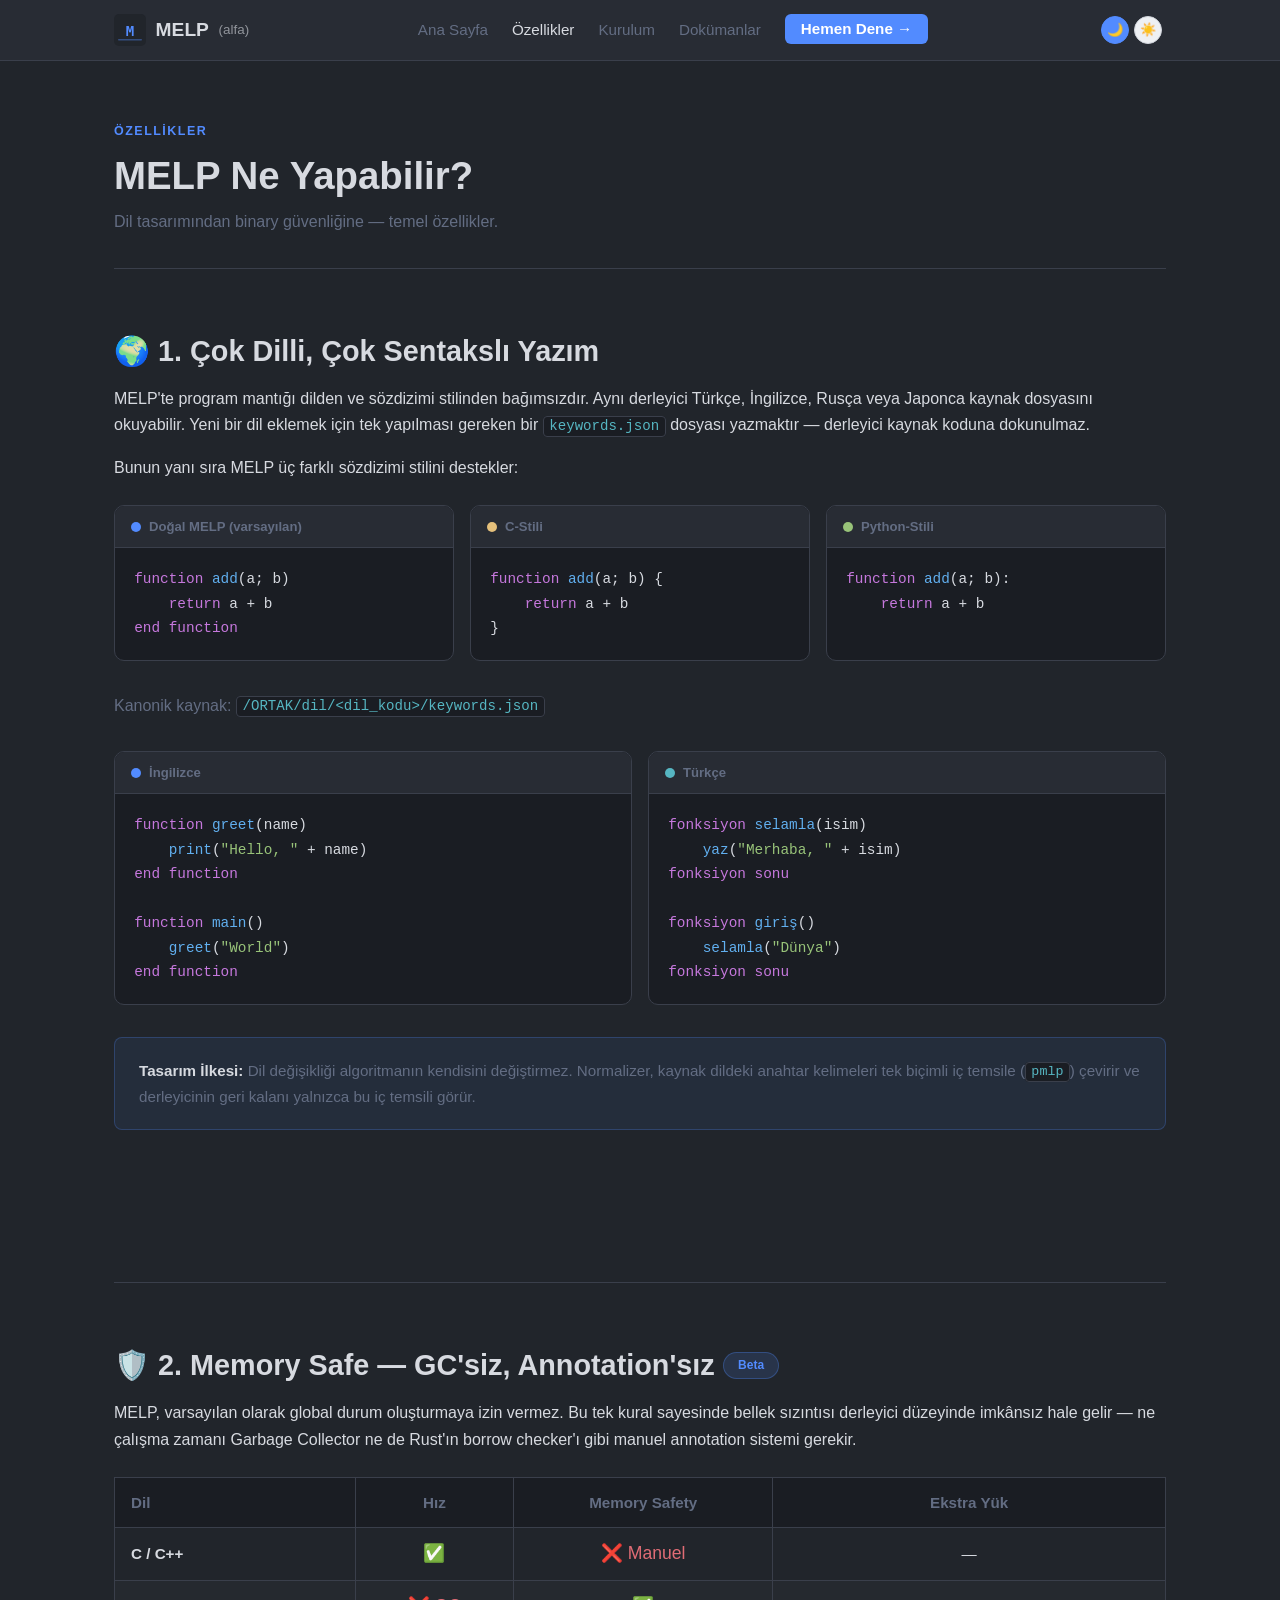
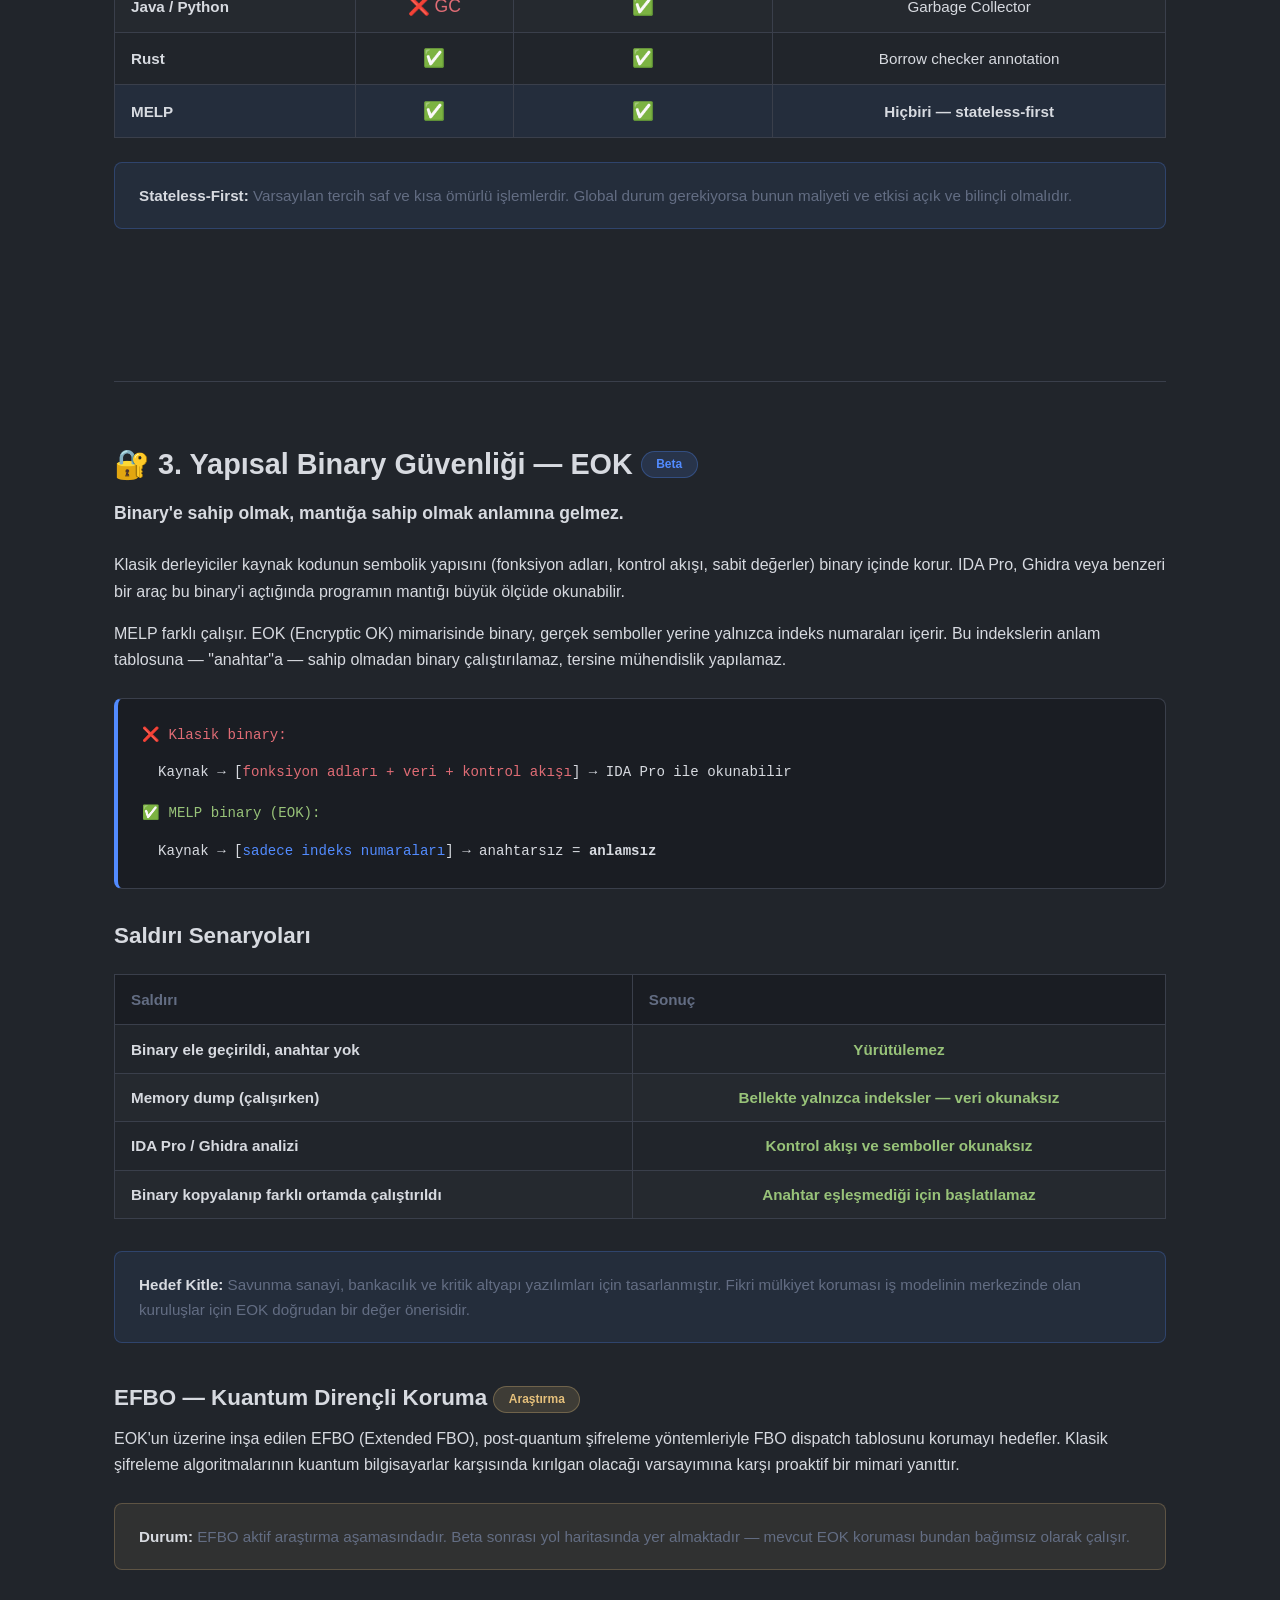
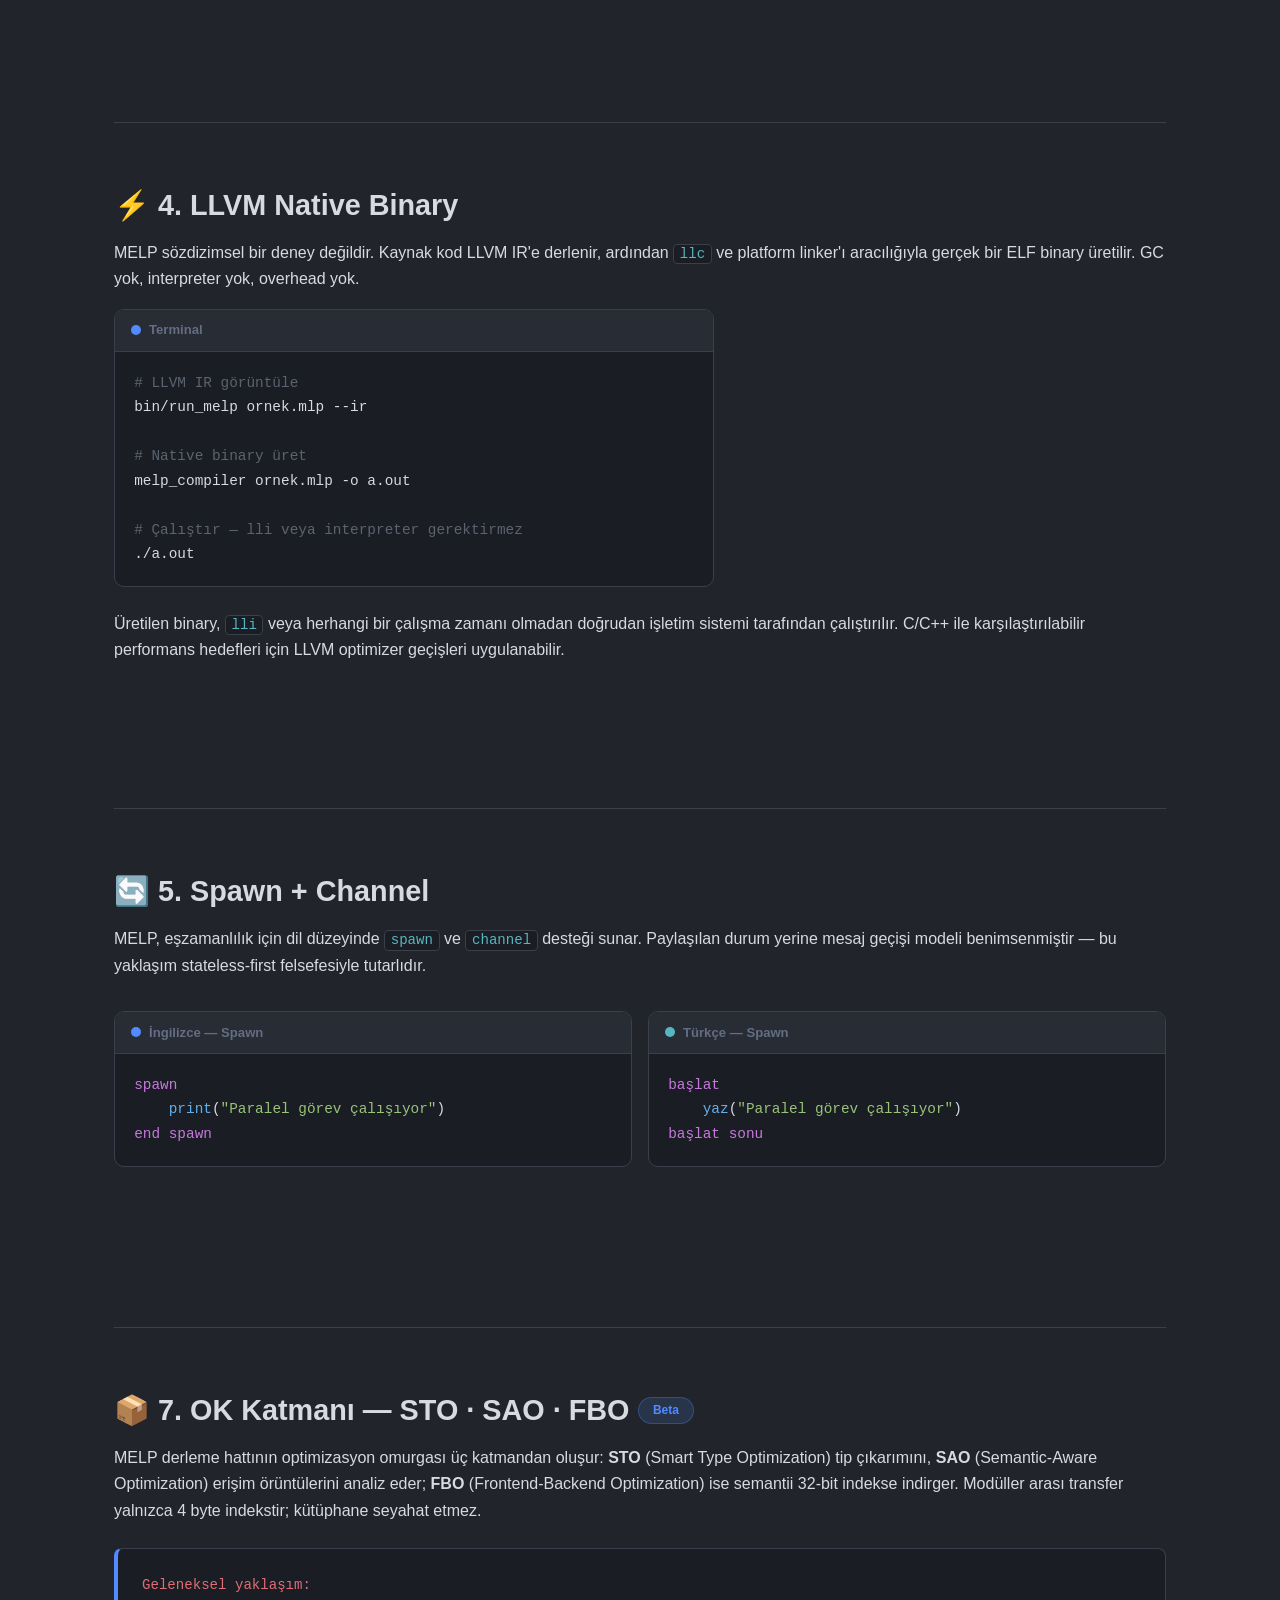
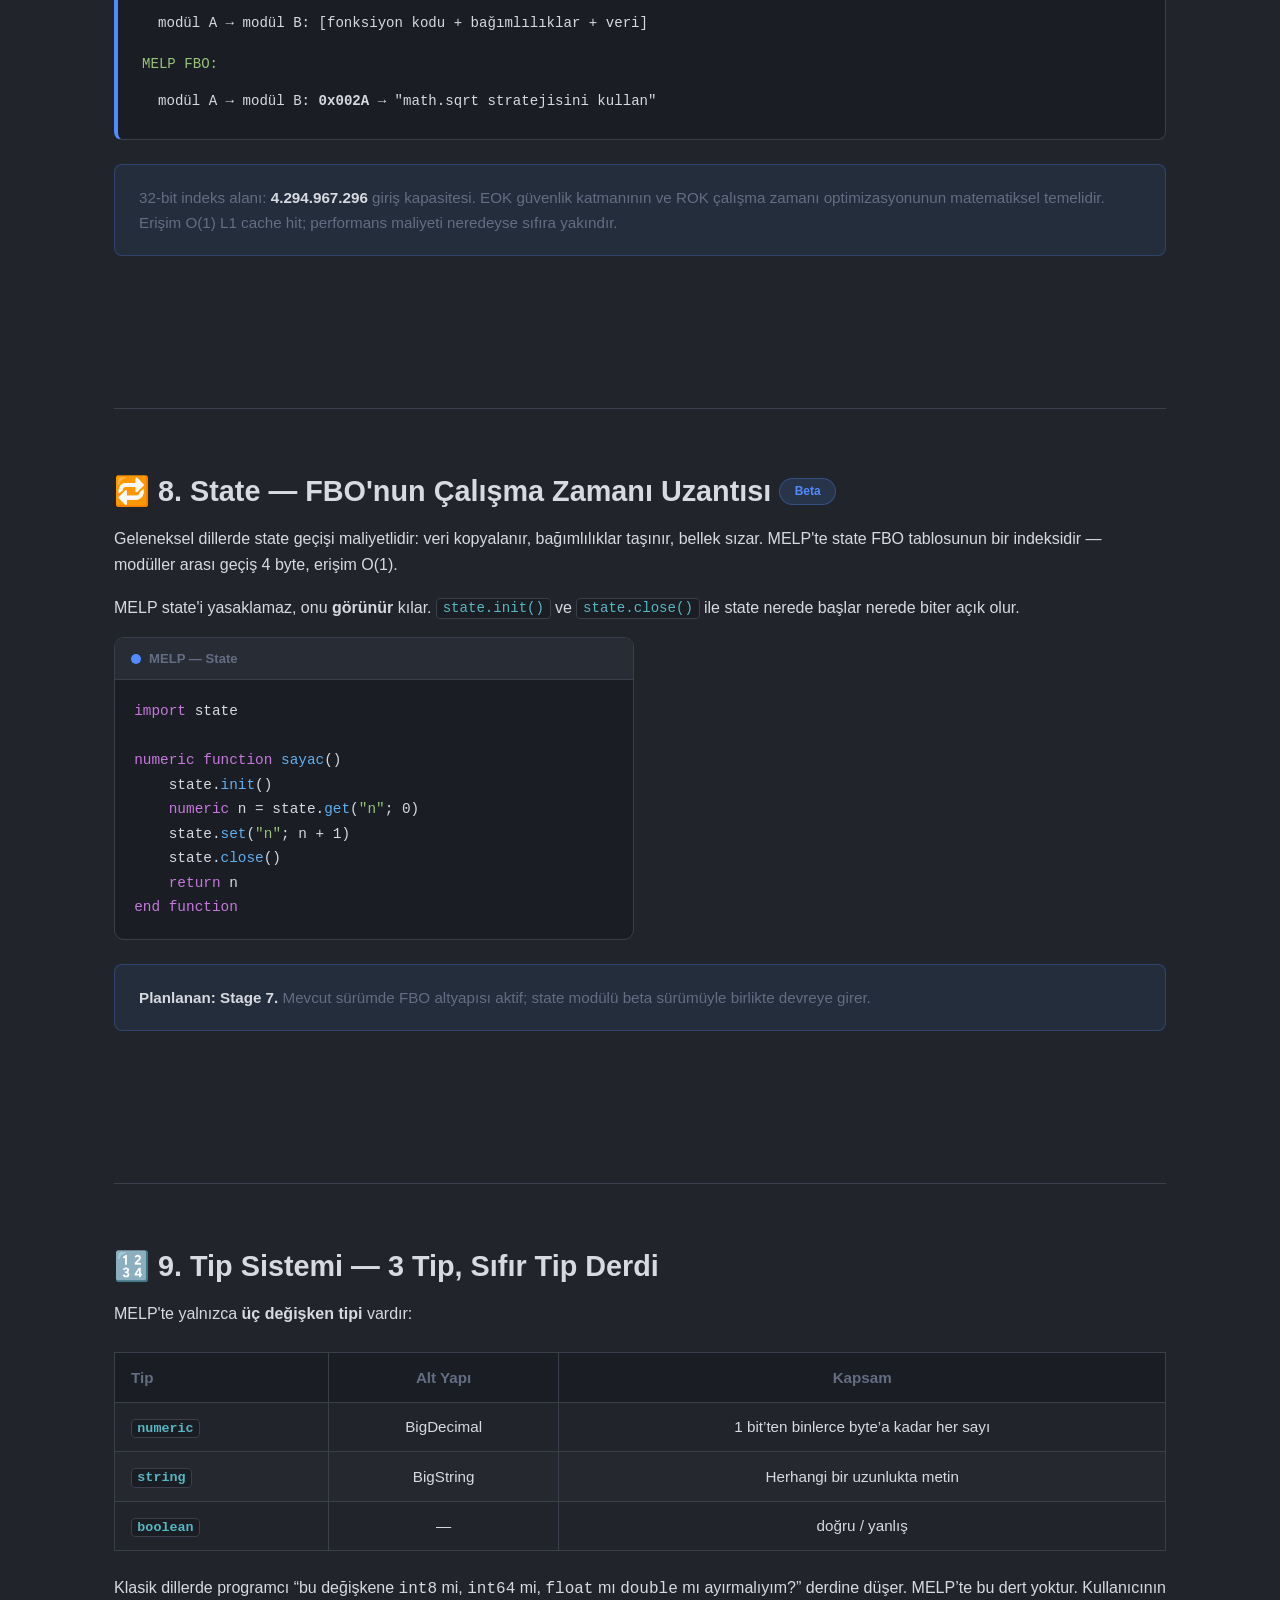
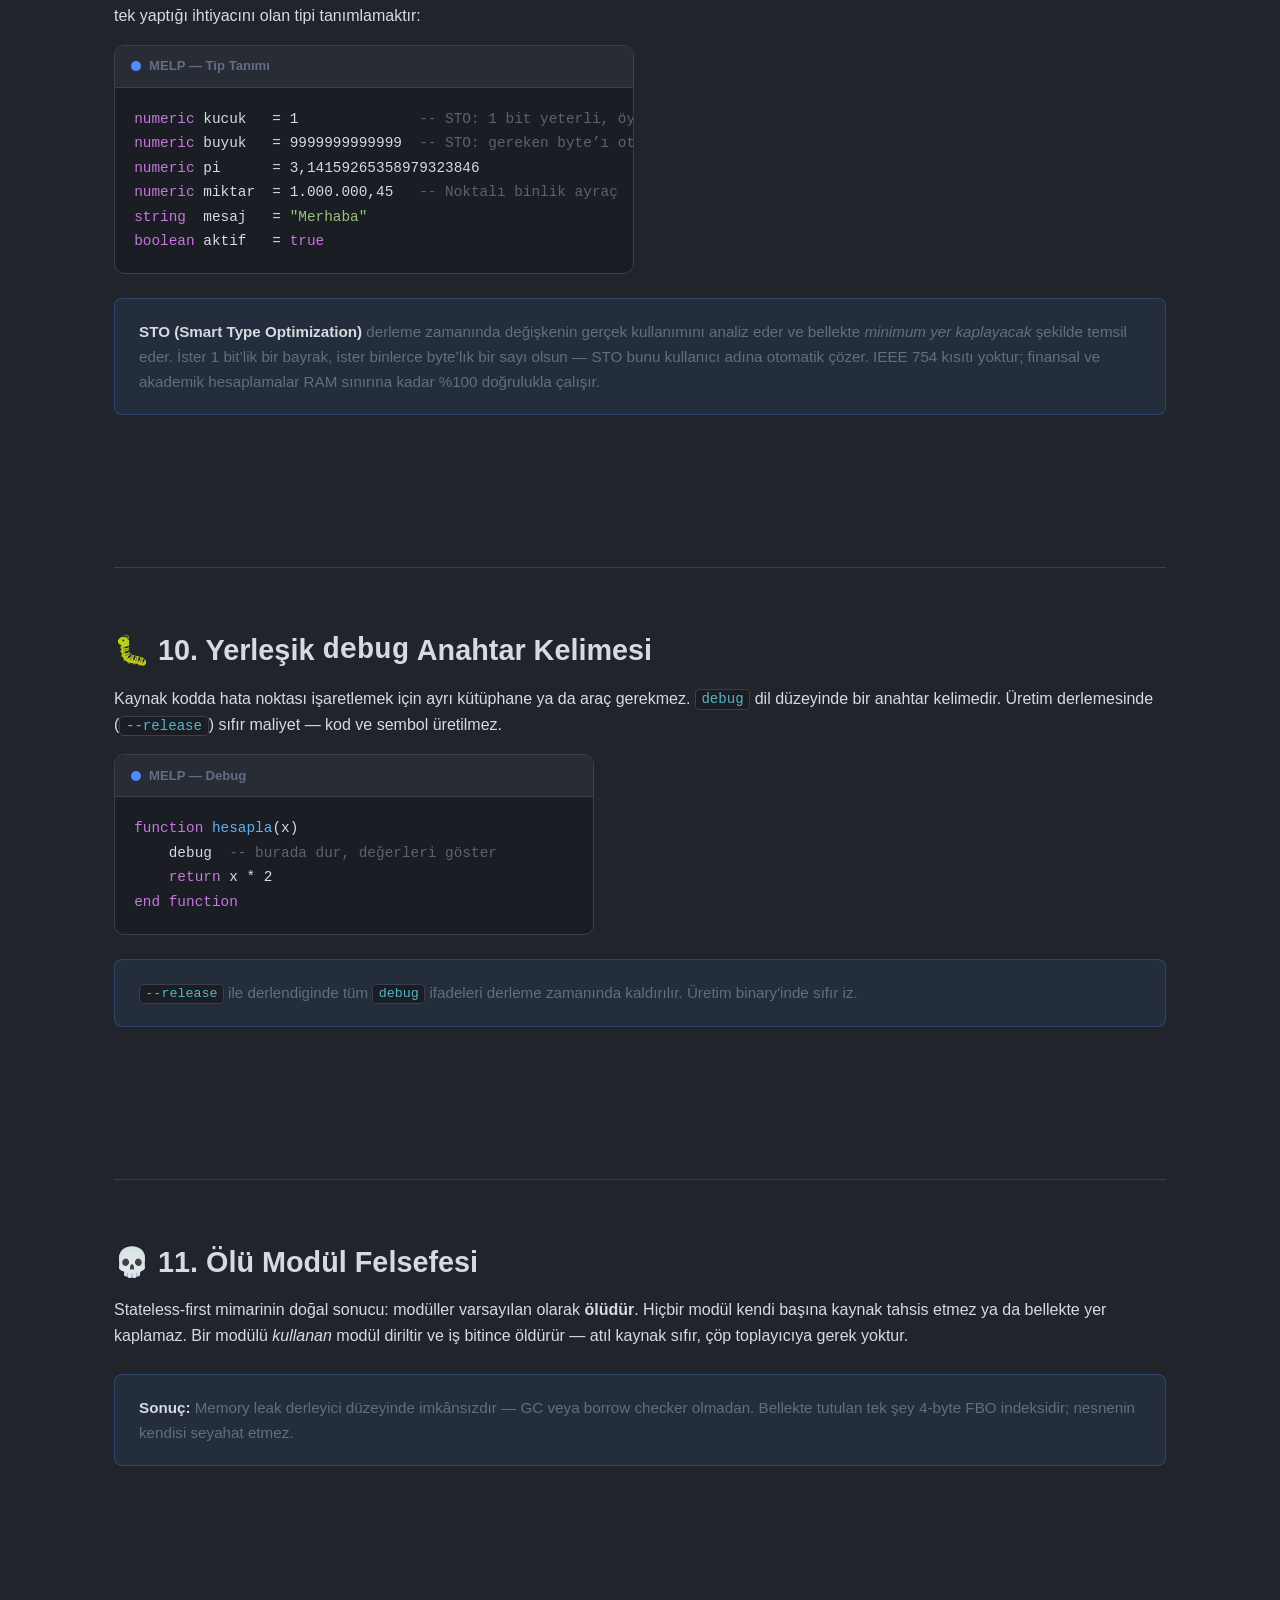
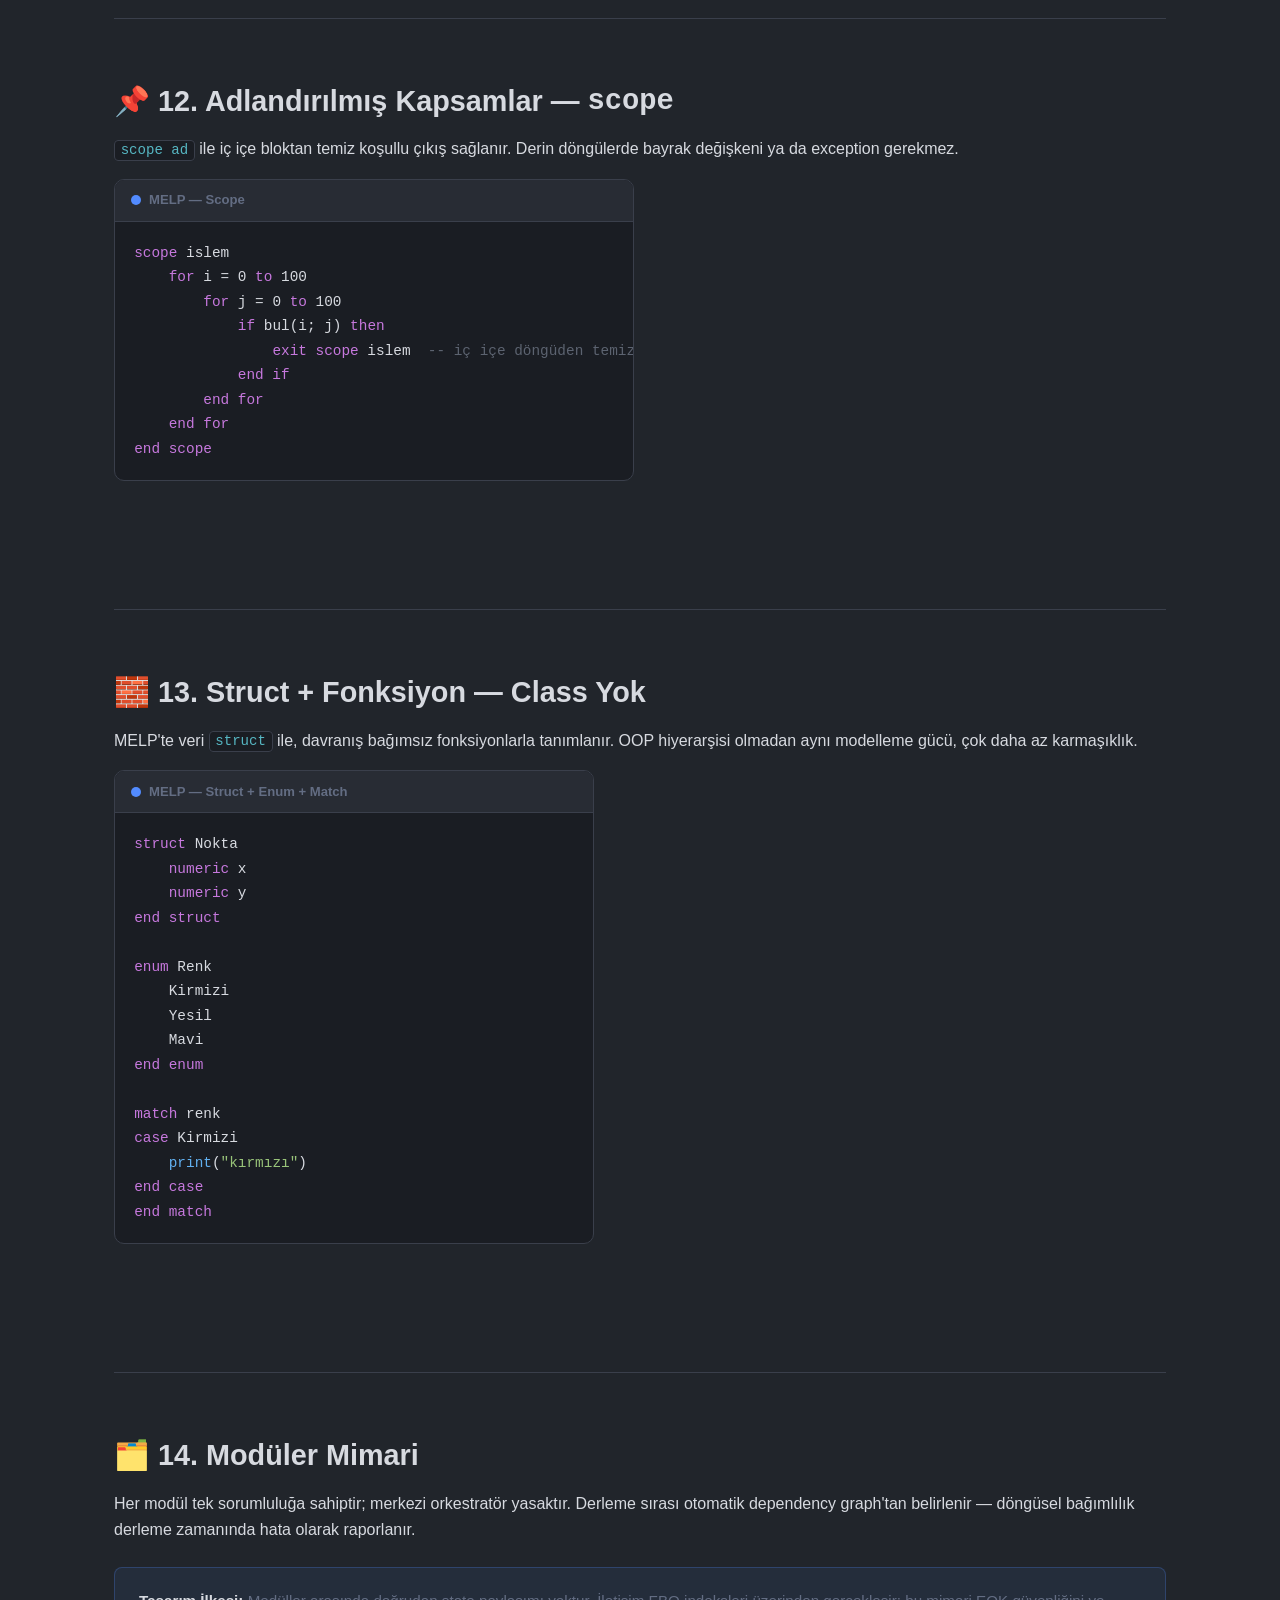
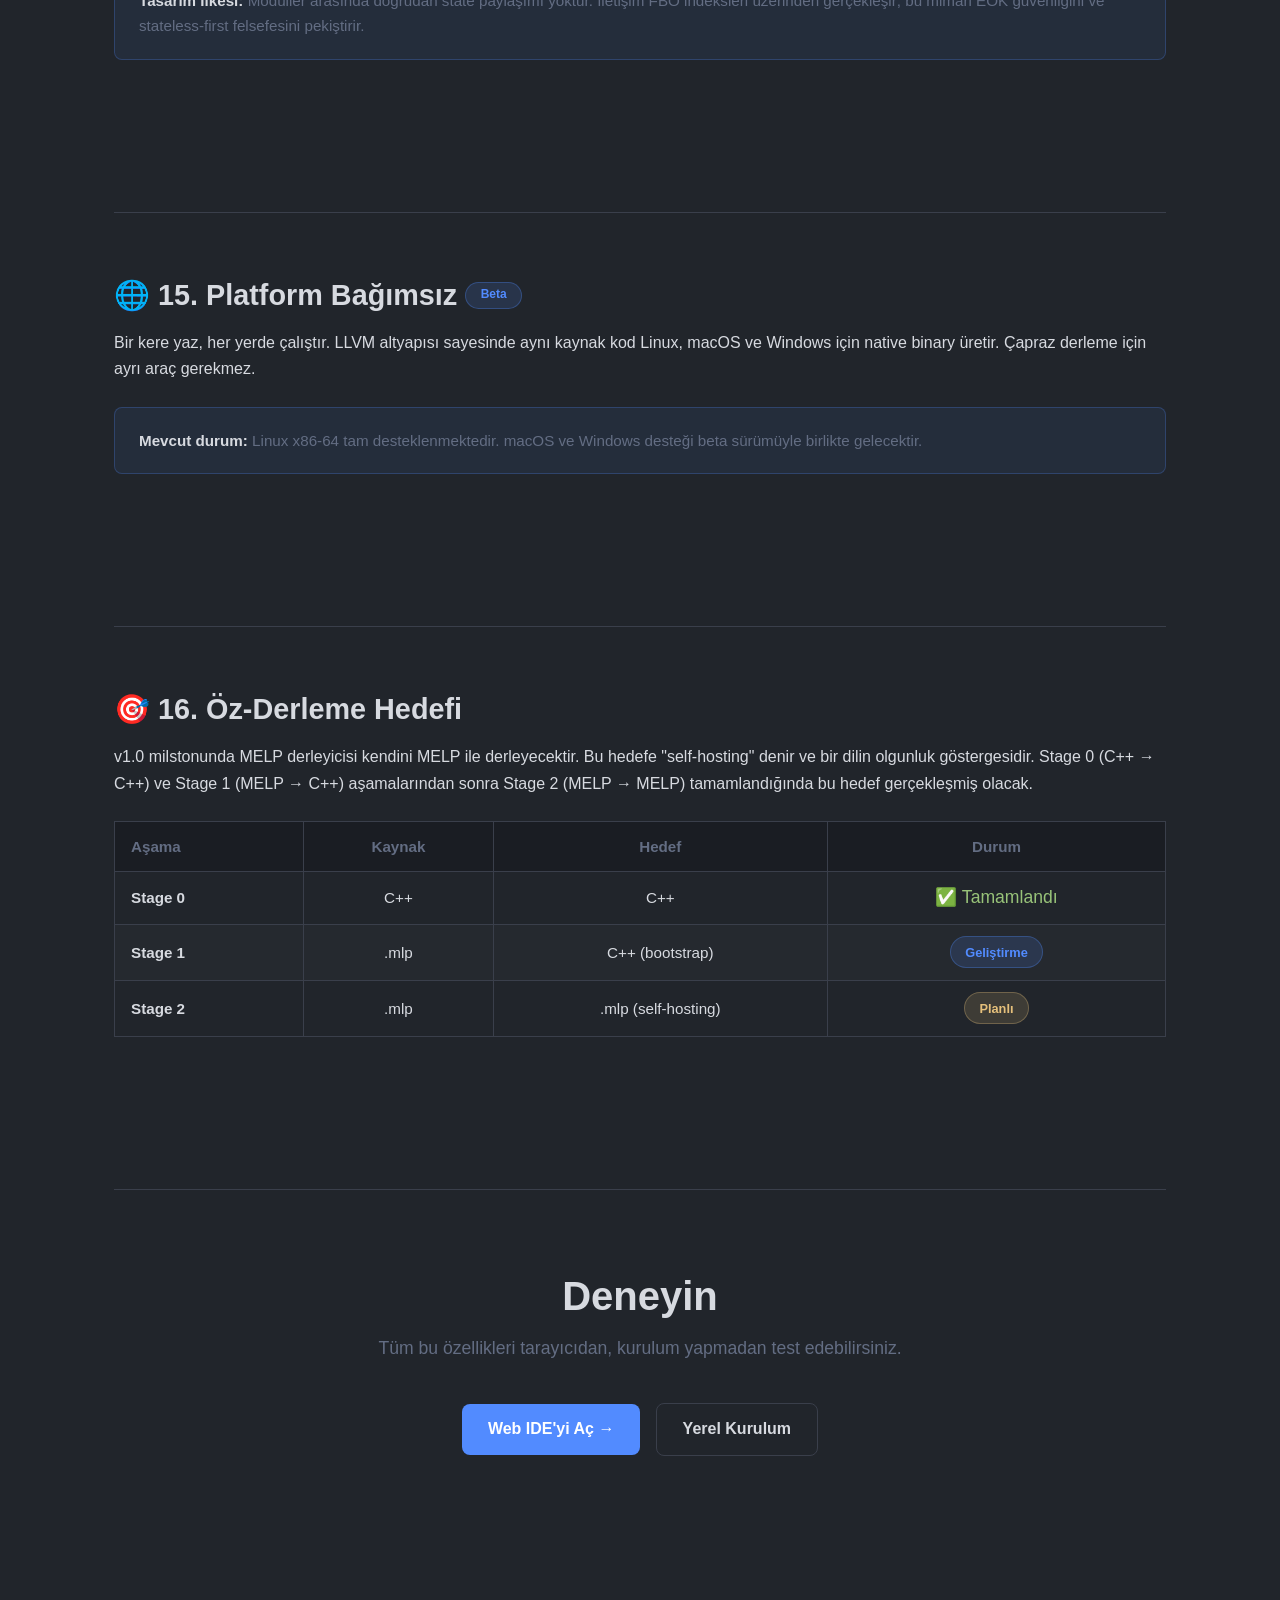
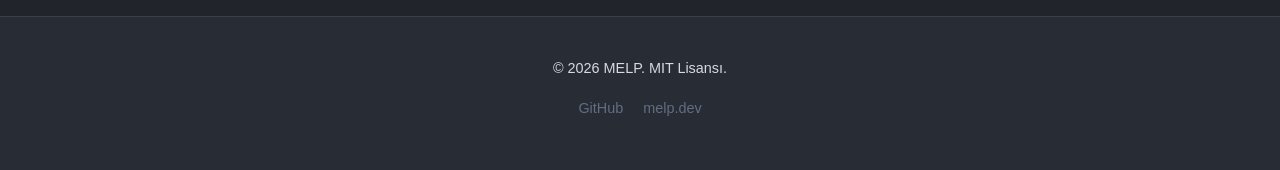
<file: ozellikler.html>
<!DOCTYPE html>
<html lang="tr">
<head>
  <meta charset="UTF-8">
  <meta name="viewport" content="width=device-width, initial-scale=1.0">
  <meta name="description" content="MELP özellikleri — Çok dilli yazım, EOK binary güvenliği, LLVM native, spawn/channel, öz-derleme hedefi.">
  <title>Özellikler — MELP</title>
  <link rel="shortcut icon" type="image/x-icon" href="/assets/melp-logo.ico">
  <link rel="icon" type="image/png" href="/assets/melp-logo.png">
  <link rel="stylesheet" href="assets/style.css">
</head>
<body>

  <!-- ========== HEADER ========== -->
  <header>
    <nav>
      <a href="index.html" class="nav-logo">
        <img src="assets/melp-logo.svg" alt="MELP Logo" width="32" height="32">
        MELP <span style="font-size:0.7em; font-weight:400; opacity:0.6;">(alfa)</span>
      </a>
      <ul class="nav-links" id="navLinks">
        <li><a href="index.html">Ana Sayfa</a></li>
        <li><a href="ozellikler.html" class="active">Özellikler</a></li>
        <li><a href="kurulum.html">Kurulum</a></li>
        <li><a href="docs.html">Dokümanlar</a></li>
        <li><a href="https://melp-lang.github.io/melp-ide-web/" target="_blank" rel="noopener" class="btn-nav">Hemen Dene →</a></li>
      </ul>
      <div class="theme-toggle">
        <button class="theme-btn" data-theme="dark" title="Koyu tema" aria-label="Koyu tema">🌙</button>
        <button class="theme-btn" data-theme="light" title="Açık tema" aria-label="Açık tema">☀️</button>
      </div>
      <button class="nav-toggle" id="navToggle" aria-label="Menü">
        <span></span><span></span><span></span>
      </button>
    </nav>
  </header>

  <main>
    <section style="padding-top:3.5rem;padding-bottom:1rem;">
      <span class="section-label">Özellikler</span>
      <h1 style="font-size:2.4rem;margin-bottom:0.5rem;">MELP Ne Yapabilir?</h1>
      <p class="muted">Dil tasarımından binary güvenliğine — temel özellikler.</p>
    </section>

    <!-- ====================================================
         1. ÇOK DİLLİ YAZIM
         ==================================================== -->
    <section class="feature-section">
      <h2>🌍 1. Çok Dilli, Çok Sentakslı Yazım</h2>
      <p>
        MELP'te program mantığı dilden ve sözdizimi stilinden bağımsızdır. Aynı derleyici Türkçe,
        İngilizce, Rusça veya Japonca kaynak dosyasını okuyabilir. Yeni bir dil eklemek için tek
        yapılması gereken bir <code class="inline">keywords.json</code> dosyası yazmaktır —
        derleyici kaynak koduna dokunulmaz.
      </p>
      <p>Bunun yanı sıra MELP üç farklı sözdizimi stilini destekler:</p>

      <div style="display:grid;grid-template-columns:repeat(auto-fit,minmax(200px,1fr));gap:1rem;margin:1.5rem 0 2rem;">
        <div class="code-panel">
          <div class="code-panel-header"><span class="lang-dot"></span>Doğal MELP (varsayılan)</div>
          <pre><code><span class="kw">function</span> <span class="fn">add</span>(a; b)
    <span class="kw">return</span> a + b
<span class="kw">end function</span></code></pre>
        </div>
        <div class="code-panel">
          <div class="code-panel-header"><span class="lang-dot" style="background:var(--warning)"></span>C-Stili</div>
          <pre><code><span class="kw">function</span> <span class="fn">add</span>(a; b) {
    <span class="kw">return</span> a + b
}</code></pre>
        </div>
        <div class="code-panel">
          <div class="code-panel-header"><span class="lang-dot" style="background:var(--success)"></span>Python-Stili</div>
          <pre><code><span class="kw">function</span> <span class="fn">add</span>(a; b):
    <span class="kw">return</span> a + b</code></pre>
        </div>
      </div>

      <p class="muted">Kanonik kaynak: <code class="inline">/ORTAK/dil/&lt;dil_kodu&gt;/keywords.json</code></p>

      <div class="code-compare">
        <div class="code-panel">
          <div class="code-panel-header">
            <span class="lang-dot"></span>İngilizce
          </div>
          <pre><code><span class="kw">function</span> <span class="fn">greet</span>(name)
    <span class="fn">print</span>(<span class="str">"Hello, "</span> + name)
<span class="kw">end function</span>

<span class="kw">function</span> <span class="fn">main</span>()
    <span class="fn">greet</span>(<span class="str">"World"</span>)
<span class="kw">end function</span></code></pre>
        </div>
        <div class="code-panel">
          <div class="code-panel-header">
            <span class="lang-dot" style="background:var(--accent-alt)"></span>Türkçe
          </div>
          <pre><code><span class="kw">fonksiyon</span> <span class="fn">selamla</span>(isim)
    <span class="fn">yaz</span>(<span class="str">"Merhaba, "</span> + isim)
<span class="kw">fonksiyon sonu</span>

<span class="kw">fonksiyon</span> <span class="fn">giriş</span>()
    <span class="fn">selamla</span>(<span class="str">"Dünya"</span>)
<span class="kw">fonksiyon sonu</span></code></pre>
        </div>
      </div>

      <div class="info-box">
        <p>
          <strong>Tasarım İlkesi:</strong> Dil değişikliği algoritmanın kendisini değiştirmez.
          Normalizer, kaynak dildeki anahtar kelimeleri tek biçimli iç temsile (<code class="inline">pmlp</code>)
          çevirir ve derleyicinin geri kalanı yalnızca bu iç temsili görür.
        </p>
      </div>
    </section>

    <!-- ====================================================
         2. MEMORY SAFE — GC'SİZ
         ==================================================== -->
    <section class="feature-section">
      <h2>🛡️ 2. Memory Safe — GC'siz, Annotation'sız <span class="badge badge-blue" style="font-size:0.75rem;vertical-align:middle;">Beta</span></h2>
      <p>
        MELP, varsayılan olarak global durum oluşturmaya izin vermez. Bu tek kural
        sayesinde bellek sızıntısı derleyici düzeyinde imkânsız hale gelir —
        ne çalışma zamanı Garbage Collector ne de Rust'ın borrow checker'ı gibi
        manuel annotation sistemi gerekir.
      </p>

      <div class="table-wrap">
        <table>
          <thead>
            <tr>
              <th>Dil</th>
              <th>Hız</th>
              <th>Memory Safety</th>
              <th>Ekstra Yük</th>
            </tr>
          </thead>
          <tbody>
            <tr>
              <td>C / C++</td>
              <td><span class="check">✅</span></td>
              <td><span class="cross">❌ Manuel</span></td>
              <td>—</td>
            </tr>
            <tr>
              <td>Java / Python</td>
              <td><span class="cross">❌ GC</span></td>
              <td><span class="check">✅</span></td>
              <td>Garbage Collector</td>
            </tr>
            <tr>
              <td>Rust</td>
              <td><span class="check">✅</span></td>
              <td><span class="check">✅</span></td>
              <td>Borrow checker annotation</td>
            </tr>
            <tr class="highlight-row">
              <td>MELP</td>
              <td><span class="check">✅</span></td>
              <td><span class="check">✅</span></td>
              <td>Hiçbiri — stateless-first</td>
            </tr>
          </tbody>
        </table>
      </div>

      <div class="info-box">
        <p>
          <strong>Stateless-First:</strong> Varsayılan tercih saf ve kısa ömürlü işlemlerdir.
          Global durum gerekiyorsa bunun maliyeti ve etkisi açık ve bilinçli olmalıdır.
        </p>
      </div>
    </section>

    <!-- ====================================================
         3. EOK — EN ÖNEMLİ BÖLÜM
         ==================================================== -->
    <section class="feature-section">
      <h2>🔐 3. Yapısal Binary Güvenliği — EOK <span class="badge badge-blue" style="font-size:0.75rem;vertical-align:middle;">Beta</span></h2>
      <p style="font-size:1.1rem;font-weight:600;color:var(--text-primary);margin-bottom:1.5rem;">
        Binary'e sahip olmak, mantığa sahip olmak anlamına gelmez.
      </p>
      <p>
        Klasik derleyiciler kaynak kodunun sembolik yapısını (fonksiyon adları, kontrol akışı,
        sabit değerler) binary içinde korur. IDA Pro, Ghidra veya benzeri bir araç bu binary'i
        açtığında programın mantığı büyük ölçüde okunabilir.
      </p>
      <p>
        MELP farklı çalışır. EOK (Encryptic OK) mimarisinde binary, gerçek semboller
        yerine yalnızca indeks numaraları içerir. Bu indekslerin anlam tablosuna — "anahtar"a —
        sahip olmadan binary çalıştırılamaz, tersine mühendislik yapılamaz.
      </p>

      <div class="eok-box">
        <div style="margin-bottom:0.75rem;"><span class="label-red">❌ Klasik binary:</span></div>
        <div style="margin-left:1rem;">
          Kaynak → [<span class="label-red">fonksiyon adları + veri + kontrol akışı</span>] → IDA Pro ile okunabilir
        </div>
        <div style="margin:1rem 0 0.75rem;"><span class="label-green">✅ MELP binary (EOK):</span></div>
        <div style="margin-left:1rem;">
          Kaynak → [<span class="label-blue">sadece indeks numaraları</span>] → anahtarsız = <strong>anlamsız</strong>
        </div>
      </div>

      <h3 style="margin-top:2rem;">Saldırı Senaryoları</h3>

      <div class="table-wrap">
        <table class="attack-table">
          <thead>
            <tr>
              <th style="text-align:left;">Saldırı</th>
              <th style="text-align:left;">Sonuç</th>
            </tr>
          </thead>
          <tbody>
            <tr>
              <td>Binary ele geçirildi, anahtar yok</td>
              <td>Yürütülemez</td>
            </tr>
            <tr>
              <td>Memory dump (çalışırken)</td>
              <td>Bellekte yalnızca indeksler — veri okunaksız</td>
            </tr>
            <tr>
              <td>IDA Pro / Ghidra analizi</td>
              <td>Kontrol akışı ve semboller okunaksız</td>
            </tr>
            <tr>
              <td>Binary kopyalanıp farklı ortamda çalıştırıldı</td>
              <td>Anahtar eşleşmediği için başlatılamaz</td>
            </tr>
          </tbody>
        </table>
      </div>

      <div class="info-box" style="margin-top:2rem;">
        <p>
          <strong>Hedef Kitle:</strong> Savunma sanayi, bankacılık ve kritik altyapı yazılımları
          için tasarlanmıştır. Fikri mülkiyet koruması iş modelinin merkezinde olan kuruluşlar
          için EOK doğrudan bir değer önerisidir.
        </p>
      </div>

      <h3 style="margin-top:2.5rem;">EFBO — Kuantum Dirençli Koruma <span class="badge badge-yellow" style="font-size:0.75rem;vertical-align:middle;">Araştırma</span></h3>
      <p>
        EOK'un üzerine inşa edilen EFBO (Extended FBO), post-quantum şifreleme yöntemleriyle
        FBO dispatch tablosunu korumayı hedefler. Klasik şifreleme algoritmalarının kuantum
        bilgisayarlar karşısında kırılgan olacağı varsayımına karşı proaktif bir mimari yanıttır.
      </p>
      <div class="info-box research">
        <p>
          <strong>Durum:</strong> EFBO aktif araştırma aşamasındadır. Beta sonrası yol haritasında
          yer almaktadır — mevcut EOK koruması bundan bağımsız olarak çalışır.
        </p>
      </div>
    </section>

    <!-- ====================================================
         4. LLVM NATIVE BINARY
         ==================================================== -->
    <section class="feature-section">
      <h2>⚡ 4. LLVM Native Binary</h2>
      <p>
        MELP sözdizimsel bir deney değildir. Kaynak kod LLVM IR'e derlenir,
        ardından <code class="inline">llc</code> ve platform linker'ı aracılığıyla
        gerçek bir ELF binary üretilir. GC yok, interpreter yok, overhead yok.
      </p>
      <div class="code-panel" style="max-width:600px;">
        <div class="code-panel-header">
          <span class="lang-dot"></span>Terminal
        </div>
        <pre><code><span class="cm"># LLVM IR görüntüle</span>
bin/run_melp ornek.mlp --ir

<span class="cm"># Native binary üret</span>
melp_compiler ornek.mlp -o a.out

<span class="cm"># Çalıştır — lli veya interpreter gerektirmez</span>
./a.out</code></pre>
      </div>
      <p style="margin-top:1.5rem;">
        Üretilen binary, <code class="inline">lli</code> veya herhangi bir çalışma zamanı
        olmadan doğrudan işletim sistemi tarafından çalıştırılır.
        C/C++ ile karşılaştırılabilir performans hedefleri için LLVM optimizer
        geçişleri uygulanabilir.
      </p>
    </section>

    <!-- ====================================================
         5. SPAWN + CHANNEL
         ==================================================== -->
    <section class="feature-section">
      <h2>🔄 5. Spawn + Channel</h2>
      <p>
        MELP, eşzamanlılık için dil düzeyinde <code class="inline">spawn</code> ve
        <code class="inline">channel</code> desteği sunar. Paylaşılan durum yerine
        mesaj geçişi modeli benimsenmiştir — bu yaklaşım stateless-first felsefesiyle tutarlıdır.
      </p>
      <div class="code-compare">
        <div class="code-panel">
          <div class="code-panel-header">
            <span class="lang-dot"></span>İngilizce — Spawn
          </div>
          <pre><code><span class="kw">spawn</span>
    <span class="fn">print</span>(<span class="str">"Paralel görev çalışıyor"</span>)
<span class="kw">end spawn</span></code></pre>
        </div>
        <div class="code-panel">
          <div class="code-panel-header">
            <span class="lang-dot" style="background:var(--accent-alt)"></span>Türkçe — Spawn
          </div>
          <pre><code><span class="kw">başlat</span>
    <span class="fn">yaz</span>(<span class="str">"Paralel görev çalışıyor"</span>)
<span class="kw">başlat sonu</span></code></pre>
        </div>
      </div>
    </section>

    <!-- ====================================================
         7. FBO — STRATEJİ HAVUZU
         ==================================================== -->
    <section class="feature-section">
      <h2>📦 7. OK Katmanı — STO · SAO · FBO <span class="badge badge-blue" style="font-size:0.75rem;vertical-align:middle;">Beta</span></h2>
      <p>
        MELP derleme hattının optimizasyon omurgası üç katmandan oluşur:
        <strong>STO</strong> (Smart Type Optimization) tip çıkarımını,
        <strong>SAO</strong> (Semantic-Aware Optimization) erişim örüntülerini analiz eder;
        <strong>FBO</strong> (Frontend-Backend Optimization) ise semantii 32-bit indekse indirger.
        Modüller arası transfer yalnızca 4 byte indekstir; kütüphane seyahat etmez.
      </p>
      <div class="eok-box">
        <div style="margin-bottom:0.75rem;"><span class="label-red">Geleneksel yaklaşım:</span></div>
        <div style="margin-left:1rem;">modül A → modül B: [fonksiyon kodu + bağımlılıklar + veri]</div>
        <div style="margin:1rem 0 0.75rem;"><span class="label-green">MELP FBO:</span></div>
        <div style="margin-left:1rem;">modül A → modül B: <strong>0x002A</strong> → "math.sqrt stratejisini kullan"</div>
      </div>
      <div class="info-box">
        <p>
          32-bit indeks alanı: <strong>4.294.967.296</strong> giriş kapasitesi.
          EOK güvenlik katmanının ve ROK çalışma zamanı optimizasyonunun matematiksel temelidir.
          Erişim O(1) L1 cache hit; performans maliyeti neredeyse sıfıra yakındır.
        </p>
      </div>
    </section>

    <!-- ====================================================
         8. STATE — FBO ÇALIŞMA ZAMANI UZANTISI
         ==================================================== -->
    <section class="feature-section">
      <h2>🔁 8. State — FBO'nun Çalışma Zamanı Uzantısı <span class="badge badge-blue" style="font-size:0.75rem;vertical-align:middle;">Beta</span></h2>
      <p>
        Geleneksel dillerde state geçişi maliyetlidir: veri kopyalanır, bağımlılıklar taşınır, bellek sızar.
        MELP'te state FBO tablosunun bir indeksidir — modüller arası geçiş 4 byte, erişim O(1).
      </p>
      <p>
        MELP state'i yasaklamaz, onu <strong>görünür</strong> kılar.
        <code class="inline">state.init()</code> ve <code class="inline">state.close()</code>
        ile state nerede başlar nerede biter açık olur.
      </p>
      <div class="code-panel" style="max-width:520px;">
        <div class="code-panel-header"><span class="lang-dot"></span>MELP — State</div>
        <pre><code><span class="kw">import</span> state

<span class="kw">numeric function</span> <span class="fn">sayac</span>()
    state.<span class="fn">init</span>()
    <span class="kw">numeric</span> n = state.<span class="fn">get</span>(<span class="str">"n"</span>; 0)
    state.<span class="fn">set</span>(<span class="str">"n"</span>; n + 1)
    state.<span class="fn">close</span>()
    <span class="kw">return</span> n
<span class="kw">end function</span></code></pre>
      </div>
      <div class="info-box">
        <p>
          <strong>Planlanan: Stage 7.</strong> Mevcut sürümde FBO altyapısı aktif;
          state modülü beta sürümüyle birlikte devreye girer.
        </p>
      </div>
    </section>

    <!-- ====================================================
         9. TİP SİSTEMİ
         ==================================================== -->
    <section class="feature-section">
      <h2>🔢 9. Tip Sistemi — 3 Tip, Sıfır Tip Derdi</h2>
      <p>
        MELP'te yalnızca <strong>üç değişken tipi</strong> vardır:
      </p>
      <div class="table-wrap">
        <table>
          <thead>
            <tr><th>Tip</th><th>Alt Yapı</th><th>Kapsam</th></tr>
          </thead>
          <tbody>
            <tr><td><code class="inline">numeric</code></td><td>BigDecimal</td><td>1 bit’ten binlerce byte’a kadar her sayı</td></tr>
            <tr><td><code class="inline">string</code></td><td>BigString</td><td>Herhangi bir uzunlukta metin</td></tr>
            <tr><td><code class="inline">boolean</code></td><td>—</td><td>doğru / yanlış</td></tr>
          </tbody>
        </table>
      </div>
      <p>
        Klasik dillerde programcı “bu değişkene <code>int8</code> mi, <code>int64</code> mi,
        <code>float</code> mı <code>double</code> mı ayırmalıyım?” derdine düşer.
        MELP’te bu dert yoktur. Kullanıcının tek yaptığı ihtiyacını olan tipi tanımlamaktır:
      </p>
      <div class="code-panel" style="max-width:520px;">
        <div class="code-panel-header"><span class="lang-dot"></span>MELP — Tip Tanımı</div>
        <pre><code><span class="kw">numeric</span> kucuk   = 1              <span class="cm">-- STO: 1 bit yeterli, öyle depolar</span>
<span class="kw">numeric</span> buyuk   = 9999999999999  <span class="cm">-- STO: gereken byte’ı otomatik seçer</span>
<span class="kw">numeric</span> pi      = 3,14159265358979323846
<span class="kw">numeric</span> miktar  = 1.000.000,45   <span class="cm">-- Noktalı binlik ayraç</span>
<span class="kw">string</span>  mesaj   = <span class="str">"Merhaba"</span>
<span class="kw">boolean</span> aktif   = <span class="kw">true</span></code></pre>
      </div>
      <div class="info-box">
        <p>
          <strong>STO (Smart Type Optimization)</strong> derleme zamanında değişkenin gerçek
          kullanımını analiz eder ve bellekte <em>minimum yer kaplayacak</em> şekilde temsil eder.
          İster 1 bit’lik bir bayrak, ister binlerce byte’lık bir sayı olsun —
          STO bunu kullanıcı adına otomatik çözer. IEEE 754 kısıtı yoktur;
          finansal ve akademik hesaplamalar RAM sınırına kadar %100 doğrulukla çalışır.
        </p>
      </div>
    </section>

    <!-- ====================================================
         10. DEBUG
         ==================================================== -->
    <section class="feature-section">
      <h2>🐛 10. Yerleşik <code style="font-size:inherit;">debug</code> Anahtar Kelimesi</h2>
      <p>
        Kaynak kodda hata noktası işaretlemek için ayrı kütüphane ya da araç gerekmez.
        <code class="inline">debug</code> dil düzeyinde bir anahtar kelimedir.
        Üretim derlemesinde (<code class="inline">--release</code>) sıfır maliyet —
        kod ve sembol üretilmez.
      </p>
      <div class="code-panel" style="max-width:480px;">
        <div class="code-panel-header"><span class="lang-dot"></span>MELP — Debug</div>
        <pre><code><span class="kw">function</span> <span class="fn">hesapla</span>(x)
    debug  <span class="cm">-- burada dur, değerleri göster</span>
    <span class="kw">return</span> x * 2
<span class="kw">end function</span></code></pre>
      </div>
      <div class="info-box">
        <p>
          <code class="inline">--release</code> ile derlendiginde tüm
          <code class="inline">debug</code> ifadeleri derleme zamanında kaldırılır.
          Üretim binary'inde sıfır iz.
        </p>
      </div>
    </section>

    <!-- ====================================================
         11. ÖLÜ MODÜL FELSEFESİ
         ==================================================== -->
    <section class="feature-section">
      <h2>💀 11. Ölü Modül Felsefesi</h2>
      <p>
        Stateless-first mimarinin doğal sonucu: modüller varsayılan olarak <strong>ölüdür</strong>.
        Hiçbir modül kendi başına kaynak tahsis etmez ya da bellekte yer kaplamaz.
        Bir modülü <em>kullanan</em> modül diriltir ve iş bitince öldürür —
        atıl kaynak sıfır, çöp toplayıcıya gerek yoktur.
      </p>
      <div class="info-box">
        <p>
          <strong>Sonuç:</strong> Memory leak derleyici düzeyinde imkânsızdır —
          GC veya borrow checker olmadan. Bellekte tutulan tek şey 4-byte FBO indeksidir;
          nesnenin kendisi seyahat etmez.
        </p>
      </div>
    </section>

    <!-- ====================================================
         12. ADLANDIRILMIŞ KAPSAMLAR
         ==================================================== -->
    <section class="feature-section">
      <h2>📌 12. Adlandırılmış Kapsamlar — <code style="font-size:inherit;">scope</code></h2>
      <p>
        <code class="inline">scope ad</code> ile iç içe bloktan temiz koşullu çıkış sağlanır.
        Derin döngülerde bayrak değişkeni ya da exception gerekmez.
      </p>
      <div class="code-panel" style="max-width:520px;">
        <div class="code-panel-header"><span class="lang-dot"></span>MELP — Scope</div>
        <pre><code><span class="kw">scope</span> islem
    <span class="kw">for</span> i = 0 <span class="kw">to</span> 100
        <span class="kw">for</span> j = 0 <span class="kw">to</span> 100
            <span class="kw">if</span> bul(i; j) <span class="kw">then</span>
                <span class="kw">exit scope</span> islem  <span class="cm">-- iç içe döngüden temiz çıkış</span>
            <span class="kw">end if</span>
        <span class="kw">end for</span>
    <span class="kw">end for</span>
<span class="kw">end scope</span></code></pre>
      </div>
    </section>

    <!-- ====================================================
         13. STRUCT + FONKSİYON
         ==================================================== -->
    <section class="feature-section">
      <h2>🧱 13. Struct + Fonksiyon — Class Yok</h2>
      <p>
        MELP'te veri <code class="inline">struct</code> ile, davranış bağımsız fonksiyonlarla tanımlanır.
        OOP hiyerarşisi olmadan aynı modelleme gücü, çok daha az karmaşıklık.
      </p>
      <div class="code-panel" style="max-width:480px;">
        <div class="code-panel-header"><span class="lang-dot"></span>MELP — Struct + Enum + Match</div>
        <pre><code><span class="kw">struct</span> Nokta
    <span class="kw">numeric</span> x
    <span class="kw">numeric</span> y
<span class="kw">end struct</span>

<span class="kw">enum</span> Renk
    Kirmizi
    Yesil
    Mavi
<span class="kw">end enum</span>

<span class="kw">match</span> renk
<span class="kw">case</span> Kirmizi
    <span class="fn">print</span>(<span class="str">"kırmızı"</span>)
<span class="kw">end case</span>
<span class="kw">end match</span></code></pre>
      </div>
    </section>

    <!-- ====================================================
         10. MODÜLER MİMARİ
         ==================================================== -->
    <section class="feature-section">
      <h2>🗂️ 14. Modüler Mimari</h2>
      <p>
        Her modül tek sorumluluğa sahiptir; merkezi orkestratör yasaktır.
        Derleme sırası otomatik dependency graph'tan belirlenir — döngüsel bağımlılık
        derleme zamanında hata olarak raporlanır.
      </p>
      <div class="info-box">
        <p>
          <strong>Tasarım İlkesi:</strong> Modüller arasında doğrudan state paylaşımı yoktur.
          İletişim FBO indeksleri üzerinden gerçekleşir; bu mimari EOK güvenliğini ve
          stateless-first felsefesini pekiştirir.
        </p>
      </div>
    </section>

    <!-- ====================================================
         11. PLATFORM BAĞIMSIZ
         ==================================================== -->
    <section class="feature-section">
      <h2>🌐 15. Platform Bağımsız <span class="badge badge-blue" style="font-size:0.75rem;vertical-align:middle;">Beta</span></h2>
      <p>
        Bir kere yaz, her yerde çalıştır. LLVM altyapısı sayesinde aynı kaynak kod
        Linux, macOS ve Windows için native binary üretir. Çapraz derleme için ayrı araç gerekmez.
      </p>
      <div class="info-box">
        <p>
          <strong>Mevcut durum:</strong> Linux x86-64 tam desteklenmektedir.
          macOS ve Windows desteği beta sürümüyle birlikte gelecektir.
        </p>
      </div>
    </section>

    <!-- ====================================================
         12. ÖZ-DERLEME HEDEFİ
         ==================================================== -->
    <section class="feature-section">
      <h2>🎯 16. Öz-Derleme Hedefi</h2>
      <p>
        v1.0 milstonunda MELP derleyicisi kendini MELP ile derleyecektir.
        Bu hedefe "self-hosting" denir ve bir dilin olgunluk göstergesidir.
        Stage 0 (C++ → C++) ve Stage 1 (MELP → C++) aşamalarından sonra
        Stage 2 (MELP → MELP) tamamlandığında bu hedef gerçekleşmiş olacak.
      </p>
      <div class="table-wrap">
        <table>
          <thead>
            <tr>
              <th>Aşama</th>
              <th>Kaynak</th>
              <th>Hedef</th>
              <th>Durum</th>
            </tr>
          </thead>
          <tbody>
            <tr>
              <td>Stage 0</td>
              <td>C++</td>
              <td>C++</td>
              <td><span class="check">✅ Tamamlandı</span></td>
            </tr>
            <tr>
              <td>Stage 1</td>
              <td>.mlp</td>
              <td>C++ (bootstrap)</td>
              <td><span class="badge badge-blue" style="font-size:0.8rem;">Geliştirme</span></td>
            </tr>
            <tr>
              <td>Stage 2</td>
              <td>.mlp</td>
              <td>.mlp (self-hosting)</td>
              <td><span class="badge badge-yellow" style="font-size:0.8rem;">Planlı</span></td>
            </tr>
          </tbody>
        </table>
      </div>
    </section>

    <!-- ========== ALT CTA ========== -->
    <section class="cta-section">
      <h2>Deneyin</h2>
      <p>Tüm bu özellikleri tarayıcıdan, kurulum yapmadan test edebilirsiniz.</p>
      <div class="btn-group" style="justify-content:center;">
        <a href="https://melp-lang.github.io/melp-ide-web/" target="_blank" rel="noopener" class="btn btn-primary">Web IDE'yi Aç →</a>
        <a href="kurulum.html" class="btn btn-outline">Yerel Kurulum</a>
      </div>
    </section>

  </main>

  <!-- ========== FOOTER ========== -->
  <footer>
    <p>© 2026 MELP. MIT Lisansı.</p>
    <p style="margin-top:0.5rem;">
      <a href="https://github.com/MELP-Lang/MELP" target="_blank" rel="noopener">GitHub</a>
      <a href="https://melp.dev">melp.dev</a>
    </p>
  </footer>

  <script>
    const toggle = document.getElementById('navToggle');
    const links  = document.getElementById('navLinks');
    toggle.addEventListener('click', () => links.classList.toggle('open'));

    // Theme toggle
    (function() {
      const root  = document.documentElement;
      const saved = localStorage.getItem('melp-theme') || 'dark';
      root.setAttribute('data-theme', saved);
      function sync(t) {
        document.querySelectorAll('.theme-btn').forEach(b =>
          b.classList.toggle('active', b.dataset.theme === t));
      }
      sync(saved);
      document.querySelectorAll('.theme-btn').forEach(btn =>
        btn.addEventListener('click', () => {
          const t = btn.dataset.theme;
          root.setAttribute('data-theme', t);
          localStorage.setItem('melp-theme', t);
          sync(t);
        })
      );
    })();
  </script>

</body>
</html>
</file>
<file: assets/style.css>
/* =====================================================
   melp.dev — Ana Stil Dosyası
   Renk Paleti: MELP IDE ile aynı (tutarlılık)
   ===================================================== */

:root {
  --bg-primary:   #21252b;
  --bg-secondary: #282c34;
  --bg-code:      #1a1d23;
  --accent:       #528bff;
  --accent-alt:   #56b6c2;
  --text-primary: #d7dae0;
  --text-muted:   #636d83;
  --success:      #98c379;
  --warning:      #e5c07b;
  --danger:       #e06c75;
  --border:       #3a3f4b;
}

/* =====================================================
   LIGHT THEME
   ===================================================== */

[data-theme="light"] {
  --bg-primary:   #f7f7f5;
  --bg-secondary: #ffffff;
  --bg-code:      #eef0f3;
  --accent:       #3d6fd4;
  --accent-alt:   #1a8a96;
  --text-primary: #1e2128;
  --text-muted:   #5c6370;
  --success:      #2d7a3a;
  --warning:      #8a5a00;
  --danger:       #c0392b;
  --border:       #d0d4db;
}

[data-theme="light"] tr:nth-child(even) td {
  background: rgba(0, 0, 0, 0.03);
}

[data-theme="light"] .eok-box {
  background: #eef0f3;
}

[data-theme="light"] .info-box {
  background: rgba(61,111,212,0.07);
  border-color: rgba(61,111,212,0.25);
}

[data-theme="light"] .info-box.research {
  background: rgba(138,90,0,0.07);
  border-color: rgba(138,90,0,0.25);
}

* {
  box-sizing: border-box;
  margin: 0;
  padding: 0;
}

html {
  scroll-behavior: smooth;
}

body {
  font-family: -apple-system, BlinkMacSystemFont, "Segoe UI", Roboto, "Helvetica Neue", Arial, sans-serif;
  background-color: var(--bg-primary);
  color: var(--text-primary);
  line-height: 1.65;
  font-size: 16px;
}

/* =====================================================
   LINKS
   ===================================================== */

a {
  color: var(--accent);
  text-decoration: none;
}

a:hover {
  color: var(--accent-alt);
  text-decoration: underline;
}

/* =====================================================
   HEADER / NAV
   ===================================================== */

header {
  background-color: var(--bg-secondary);
  border-bottom: 1px solid var(--border);
  position: sticky;
  top: 0;
  z-index: 100;
}

nav {
  max-width: 1100px;
  margin: 0 auto;
  padding: 0 1.5rem;
  height: 60px;
  display: flex;
  align-items: center;
  justify-content: space-between;
  gap: 1rem;
}

.nav-logo {
  display: flex;
  align-items: center;
  gap: 0.6rem;
  font-size: 1.2rem;
  font-weight: 700;
  color: var(--text-primary);
  text-decoration: none;
  flex-shrink: 0;
}

.nav-logo:hover {
  color: var(--accent);
  text-decoration: none;
}

.nav-logo svg {
  width: 32px;
  height: 32px;
}

.nav-links {
  display: flex;
  align-items: center;
  gap: 1.5rem;
  list-style: none;
}

.nav-links a {
  color: var(--text-muted);
  font-size: 0.95rem;
  transition: color 0.2s;
}

.nav-links a:hover,
.nav-links a.active {
  color: var(--text-primary);
  text-decoration: none;
}

.btn-nav {
  background: var(--accent);
  color: #fff !important;
  padding: 0.4rem 1rem;
  border-radius: 6px;
  font-weight: 600;
  font-size: 0.9rem;
  white-space: nowrap;
  transition: background 0.2s;
}

.btn-nav:hover {
  background: #6b9fff;
  text-decoration: none;
}

/* Mobile nav toggle */
.nav-toggle {
  display: none;
  background: none;
  border: none;
  cursor: pointer;
  flex-direction: column;
  gap: 5px;
  padding: 4px;
}

.nav-toggle span {
  display: block;
  width: 24px;
  height: 2px;
  background: var(--text-primary);
  border-radius: 2px;
  transition: 0.3s;
}

/* =====================================================
   THEME TOGGLE BUTTONS
   ===================================================== */

.theme-toggle {
  display: flex;
  gap: 5px;
  align-items: center;
  margin: 0 0.25rem;
  flex-shrink: 0;
}

.theme-btn {
  width: 28px;
  height: 28px;
  border-radius: 50%;
  border: 1px solid var(--border);
  background: var(--bg-code);
  cursor: pointer;
  font-size: 0.82rem;
  display: flex;
  align-items: center;
  justify-content: center;
  transition: background 0.2s, border-color 0.2s;
  padding: 0;
  line-height: 1;
}

.theme-btn:hover {
  border-color: var(--accent);
  background: var(--bg-secondary);
}

.theme-btn.active {
  background: var(--accent);
  border-color: var(--accent);
}

/* =====================================================
   FOOTER
   ===================================================== */

footer {
  background-color: var(--bg-secondary);
  border-top: 1px solid var(--border);
  padding: 2.5rem 1.5rem;
  text-align: center;
  color: var(--text-muted);
  font-size: 0.9rem;
  margin-top: 5rem;
}

footer a {
  color: var(--text-muted);
  margin: 0 0.5rem;
}

footer a:hover {
  color: var(--accent);
  text-decoration: none;
}

/* =====================================================
   GENEL LAYOUT
   ===================================================== */

main {
  max-width: 1100px;
  margin: 0 auto;
  padding: 0 1.5rem;
}

section {
  padding: 4rem 0;
}

section + section {
  border-top: 1px solid var(--border);
}

h1, h2, h3, h4 {
  color: var(--text-primary);
  font-weight: 700;
  line-height: 1.3;
}

h1 { font-size: 3rem; }
h2 { font-size: 2rem; margin-bottom: 1.5rem; }
h3 { font-size: 1.4rem; margin-bottom: 0.8rem; }
h4 { font-size: 1.1rem; margin-bottom: 0.5rem; }

p {
  margin-bottom: 1rem;
  color: var(--text-primary);
}

p.muted {
  color: var(--text-muted);
}

/* =====================================================
   BUTTONS
   ===================================================== */

.btn {
  display: inline-block;
  padding: 0.75rem 1.6rem;
  border-radius: 8px;
  font-weight: 600;
  font-size: 1rem;
  cursor: pointer;
  transition: all 0.2s;
  white-space: nowrap;
}

.btn-primary {
  background: var(--accent);
  color: #fff;
}

.btn-primary:hover {
  background: #6b9fff;
  color: #fff;
  text-decoration: none;
}

.btn-outline {
  background: transparent;
  color: var(--text-primary);
  border: 1px solid var(--border);
}

.btn-outline:hover {
  border-color: var(--accent);
  color: var(--accent);
  text-decoration: none;
}

.btn-group {
  display: flex;
  gap: 1rem;
  flex-wrap: wrap;
  align-items: center;
}

/* =====================================================
   HERO
   ===================================================== */

.hero {
  padding: 6rem 0 5rem;
  text-align: center;
}

.hero-logo {
  margin-bottom: 1.5rem;
}

.hero-logo svg {
  width: 72px;
  height: 72px;
}

.hero h1 {
  font-size: clamp(2rem, 5vw, 3.5rem);
  margin-bottom: 1rem;
  background: linear-gradient(135deg, var(--text-primary) 0%, var(--accent-alt) 100%);
  -webkit-background-clip: text;
  -webkit-text-fill-color: transparent;
  background-clip: text;
}

.hero-subtitle {
  font-size: 1.2rem;
  color: var(--text-muted);
  margin-bottom: 0.5rem;
}

.badge-row {
  display: flex;
  gap: 0.6rem;
  justify-content: center;
  flex-wrap: wrap;
  margin: 1.5rem 0 2.5rem;
}

.badge {
  display: inline-block;
  padding: 0.3rem 0.9rem;
  border-radius: 20px;
  font-size: 0.85rem;
  font-weight: 600;
}

.badge-blue   { background: rgba(82,139,255,0.15); color: var(--accent); border: 1px solid rgba(82,139,255,0.3); }
.badge-teal   { background: rgba(86,182,194,0.15); color: var(--accent-alt); border: 1px solid rgba(86,182,194,0.3); }
.badge-green  { background: rgba(152,195,121,0.15); color: var(--success); border: 1px solid rgba(152,195,121,0.3); }
.badge-yellow { background: rgba(229,192,123,0.15); color: var(--warning); border: 1px solid rgba(229,192,123,0.3); }

/* =====================================================
   KARŞILAŞTIRMA TABLOSU
   ===================================================== */

.table-wrap {
  overflow-x: auto;
  margin: 1.5rem 0;
}

table {
  width: 100%;
  border-collapse: collapse;
  font-size: 0.95rem;
}

th {
  background: var(--bg-code);
  color: var(--text-muted);
  font-weight: 600;
  text-align: center;
  padding: 0.75rem 1rem;
  border: 1px solid var(--border);
}

th:first-child {
  text-align: left;
}

td {
  padding: 0.7rem 1rem;
  border: 1px solid var(--border);
  text-align: center;
}

td:first-child {
  text-align: left;
  font-weight: 600;
}

tr:nth-child(even) td {
  background: rgba(255,255,255,0.02);
}

tr.highlight-row td {
  background: rgba(82,139,255,0.08);
  color: var(--text-primary);
  font-weight: 700;
}

.check  { color: var(--success); font-size: 1.1rem; }
.cross  { color: var(--danger);  font-size: 1.1rem; }

/* =====================================================
   ÖZELLIK KARTLARI
   ===================================================== */

.cards-grid {
  display: grid;
  grid-template-columns: repeat(auto-fit, minmax(280px, 1fr));
  gap: 1.5rem;
  margin: 2rem 0;
}

.card {
  background: var(--bg-secondary);
  border: 1px solid var(--border);
  border-radius: 12px;
  padding: 1.75rem;
  transition: border-color 0.2s, transform 0.2s;
}

.card:hover {
  border-color: var(--accent);
  transform: translateY(-2px);
}

.card-icon {
  font-size: 2rem;
  margin-bottom: 0.8rem;
}

.card h3 {
  color: var(--accent);
  margin-bottom: 0.5rem;
}

.card p {
  color: var(--text-muted);
  font-size: 0.95rem;
  margin: 0;
}

/* =====================================================
   KOD BLOĞLARİ (yan yana)
   ===================================================== */

.code-compare {
  display: grid;
  grid-template-columns: 1fr 1fr;
  gap: 1rem;
  margin: 2rem 0;
}

.code-panel {
  background: var(--bg-code);
  border: 1px solid var(--border);
  border-radius: 10px;
  overflow: hidden;
}

.code-panel-header {
  background: var(--bg-secondary);
  border-bottom: 1px solid var(--border);
  padding: 0.6rem 1rem;
  font-size: 0.82rem;
  font-weight: 600;
  color: var(--text-muted);
  display: flex;
  align-items: center;
  gap: 0.5rem;
}

.code-panel-header .lang-dot {
  width: 10px;
  height: 10px;
  border-radius: 50%;
  background: var(--accent);
  display: inline-block;
}

.code-panel pre {
  padding: 1.2rem;
  margin: 0;
  overflow-x: auto;
}

.code-panel code {
  font-family: "JetBrains Mono", "Fira Code", "Cascadia Code", "Consolas", monospace;
  font-size: 0.9rem;
  line-height: 1.7;
  color: var(--text-primary);
}

pre code {
  display: block;
}

/* Syntax renkleri — Prism yüklü değilse el ile */
.kw  { color: #c678dd; }   /* anahtar kelime — mor */
.fn  { color: #61afef; }   /* fonksiyon — mavi */
.str { color: #98c379; }   /* string — yeşil */
.cm  { color: #5c6370; }   /* yorum — gri */
.num { color: #d19a66; }   /* sayı — turuncu */
.typ { color: #e5c07b; }   /* tür — sarı */

/* Tek satırlı kod bloğu */
code.inline {
  background: var(--bg-code);
  border: 1px solid var(--border);
  border-radius: 4px;
  padding: 0.1em 0.4em;
  font-family: "JetBrains Mono", monospace;
  font-size: 0.88em;
  color: var(--accent-alt);
}

/* =====================================================
   SECTION BAŞLIKLARI
   ===================================================== */

.section-header {
  text-align: center;
  margin-bottom: 3rem;
}

.section-header h2 {
  font-size: 2.2rem;
  margin-bottom: 0.5rem;
}

.section-header p {
  color: var(--text-muted);
  font-size: 1.05rem;
  max-width: 600px;
  margin: 0 auto;
}

.section-label {
  display: inline-block;
  font-size: 0.78rem;
  font-weight: 700;
  letter-spacing: 1.5px;
  text-transform: uppercase;
  color: var(--accent);
  margin-bottom: 0.6rem;
}

/* =====================================================
   CTA BÖLÜMÜ (alt)
   ===================================================== */

.cta-section {
  text-align: center;
  padding: 5rem 0;
}

.cta-section h2 {
  font-size: 2.5rem;
  margin-bottom: 0.8rem;
}

.cta-section p {
  color: var(--text-muted);
  font-size: 1.1rem;
  margin-bottom: 2.5rem;
}

/* =====================================================
   TABS (kurulum.html)
   ===================================================== */

.tabs {
  margin: 2rem 0;
}

.tab-nav {
  display: flex;
  border-bottom: 2px solid var(--border);
  gap: 0;
  overflow-x: auto;
}

.tab-btn {
  background: none;
  border: none;
  padding: 0.75rem 1.5rem;
  color: var(--text-muted);
  font-size: 0.95rem;
  font-weight: 600;
  cursor: pointer;
  border-bottom: 3px solid transparent;
  margin-bottom: -2px;
  transition: color 0.2s, border-color 0.2s;
  white-space: nowrap;
}

.tab-btn:hover {
  color: var(--text-primary);
}

.tab-btn.active {
  color: var(--accent);
  border-bottom-color: var(--accent);
}

.tab-pane {
  display: none;
  padding: 2rem 0;
}

.tab-pane.active {
  display: block;
}

/* =====================================================
   SALDIRI TABLOSU (ozellikler.html EOK)
   ===================================================== */

.attack-table td:last-child {
  color: var(--success);
  font-weight: 600;
}

.eok-box {
  background: var(--bg-code);
  border: 1px solid var(--border);
  border-left: 4px solid var(--accent);
  border-radius: 8px;
  padding: 1.5rem;
  margin: 1.5rem 0;
  font-family: "JetBrains Mono", monospace;
  font-size: 0.88rem;
  line-height: 1.8;
  color: var(--text-primary);
  overflow-x: auto;
}

.eok-box .label-red  { color: var(--danger); }
.eok-box .label-blue { color: var(--accent); }
.eok-box .label-green { color: var(--success); }

.info-box {
  background: rgba(82,139,255,0.08);
  border: 1px solid rgba(82,139,255,0.25);
  border-radius: 8px;
  padding: 1.25rem 1.5rem;
  margin: 1.5rem 0;
}

.info-box.research {
  background: rgba(229,192,123,0.08);
  border-color: rgba(229,192,123,0.25);
}

.info-box p {
  margin: 0;
  font-size: 0.95rem;
  color: var(--text-muted);
}

.info-box strong {
  color: var(--text-primary);
}

/* =====================================================
   FEATURE SECTION (ozellikler.html)
   ===================================================== */

.feature-section {
  margin-bottom: 4rem;
}

.feature-section h2 {
  font-size: 1.8rem;
  margin-bottom: 1rem;
  display: flex;
  align-items: center;
  gap: 0.5rem;
}

/* =====================================================
   DOCS (docs.html)
   ===================================================== */

.docs-layout {
  display: grid;
  grid-template-columns: 220px 1fr;
  gap: 3rem;
  align-items: start;
  padding: 3rem 0;
}

.docs-sidebar {
  position: sticky;
  top: 80px;
}

.docs-sidebar h4 {
  color: var(--text-muted);
  font-size: 0.78rem;
  font-weight: 700;
  text-transform: uppercase;
  letter-spacing: 1.2px;
  margin-bottom: 0.75rem;
}

.docs-sidebar ul {
  list-style: none;
  margin-bottom: 2rem;
}

.docs-sidebar ul li a {
  display: block;
  padding: 0.35rem 0;
  color: var(--text-muted);
  font-size: 0.9rem;
  border-left: 2px solid transparent;
  padding-left: 0.75rem;
  margin-left: -0.75rem;
  transition: color 0.2s, border-color 0.2s;
}

.docs-sidebar ul li a:hover {
  color: var(--text-primary);
  border-left-color: var(--accent);
  text-decoration: none;
}

.docs-content h2 {
  font-size: 1.6rem;
  margin-top: 2.5rem;
  margin-bottom: 1rem;
  padding-top: 1rem;
  border-top: 1px solid var(--border);
}

.docs-content h2:first-child {
  margin-top: 0;
  border-top: none;
  padding-top: 0;
}

.docs-content h3 {
  font-size: 1.2rem;
  margin-top: 1.5rem;
  color: var(--accent-alt);
}

.docs-content pre {
  background: var(--bg-code);
  border: 1px solid var(--border);
  border-radius: 8px;
  padding: 1.2rem;
  overflow-x: auto;
  margin: 1rem 0;
}

.docs-content pre code {
  font-family: "JetBrains Mono", "Fira Code", monospace;
  font-size: 0.88rem;
  line-height: 1.7;
  color: var(--text-primary);
}

.docs-content ul,
.docs-content ol {
  margin: 0.75rem 0 0.75rem 1.5rem;
  color: var(--text-primary);
}

.docs-content li {
  margin-bottom: 0.3rem;
}

/* =====================================================
   KURULUM ADIM
   ===================================================== */

.install-step {
  display: flex;
  gap: 1.25rem;
  margin-bottom: 2rem;
  align-items: flex-start;
}

.step-num {
  flex-shrink: 0;
  width: 36px;
  height: 36px;
  background: var(--accent);
  border-radius: 50%;
  display: flex;
  align-items: center;
  justify-content: center;
  font-weight: 700;
  font-size: 0.9rem;
  color: #fff;
  margin-top: 2px;
}

.install-step-content h3 {
  margin-bottom: 0.5rem;
}

.install-step-content pre {
  background: var(--bg-code);
  border: 1px solid var(--border);
  border-radius: 8px;
  padding: 1rem;
  overflow-x: auto;
  margin: 0.75rem 0;
}

.install-step-content pre code {
  font-family: "JetBrains Mono", monospace;
  font-size: 0.88rem;
  line-height: 1.7;
  color: var(--text-primary);
}

/* =====================================================
   RESPONSIVE
   ===================================================== */

@media (max-width: 768px) {
  h1 { font-size: 2rem; }
  h2 { font-size: 1.6rem; }
  .hero { padding: 3.5rem 0 3rem; }

  .nav-links {
    display: none;
    position: absolute;
    top: 60px;
    left: 0;
    right: 0;
    background: var(--bg-secondary);
    border-bottom: 1px solid var(--border);
    flex-direction: column;
    padding: 1rem 1.5rem;
    gap: 0.8rem;
  }

  .nav-links.open {
    display: flex;
  }

  .nav-toggle {
    display: flex;
  }

  .code-compare {
    grid-template-columns: 1fr;
  }

  .docs-layout {
    grid-template-columns: 1fr;
  }

  .docs-sidebar {
    position: static;
    border-bottom: 1px solid var(--border);
    padding-bottom: 1.5rem;
    margin-bottom: 1rem;
  }

  .cards-grid {
    grid-template-columns: 1fr;
  }

  .btn-group {
    justify-content: center;
  }

  .cta-section h2 {
    font-size: 1.8rem;
  }
}
</file>
